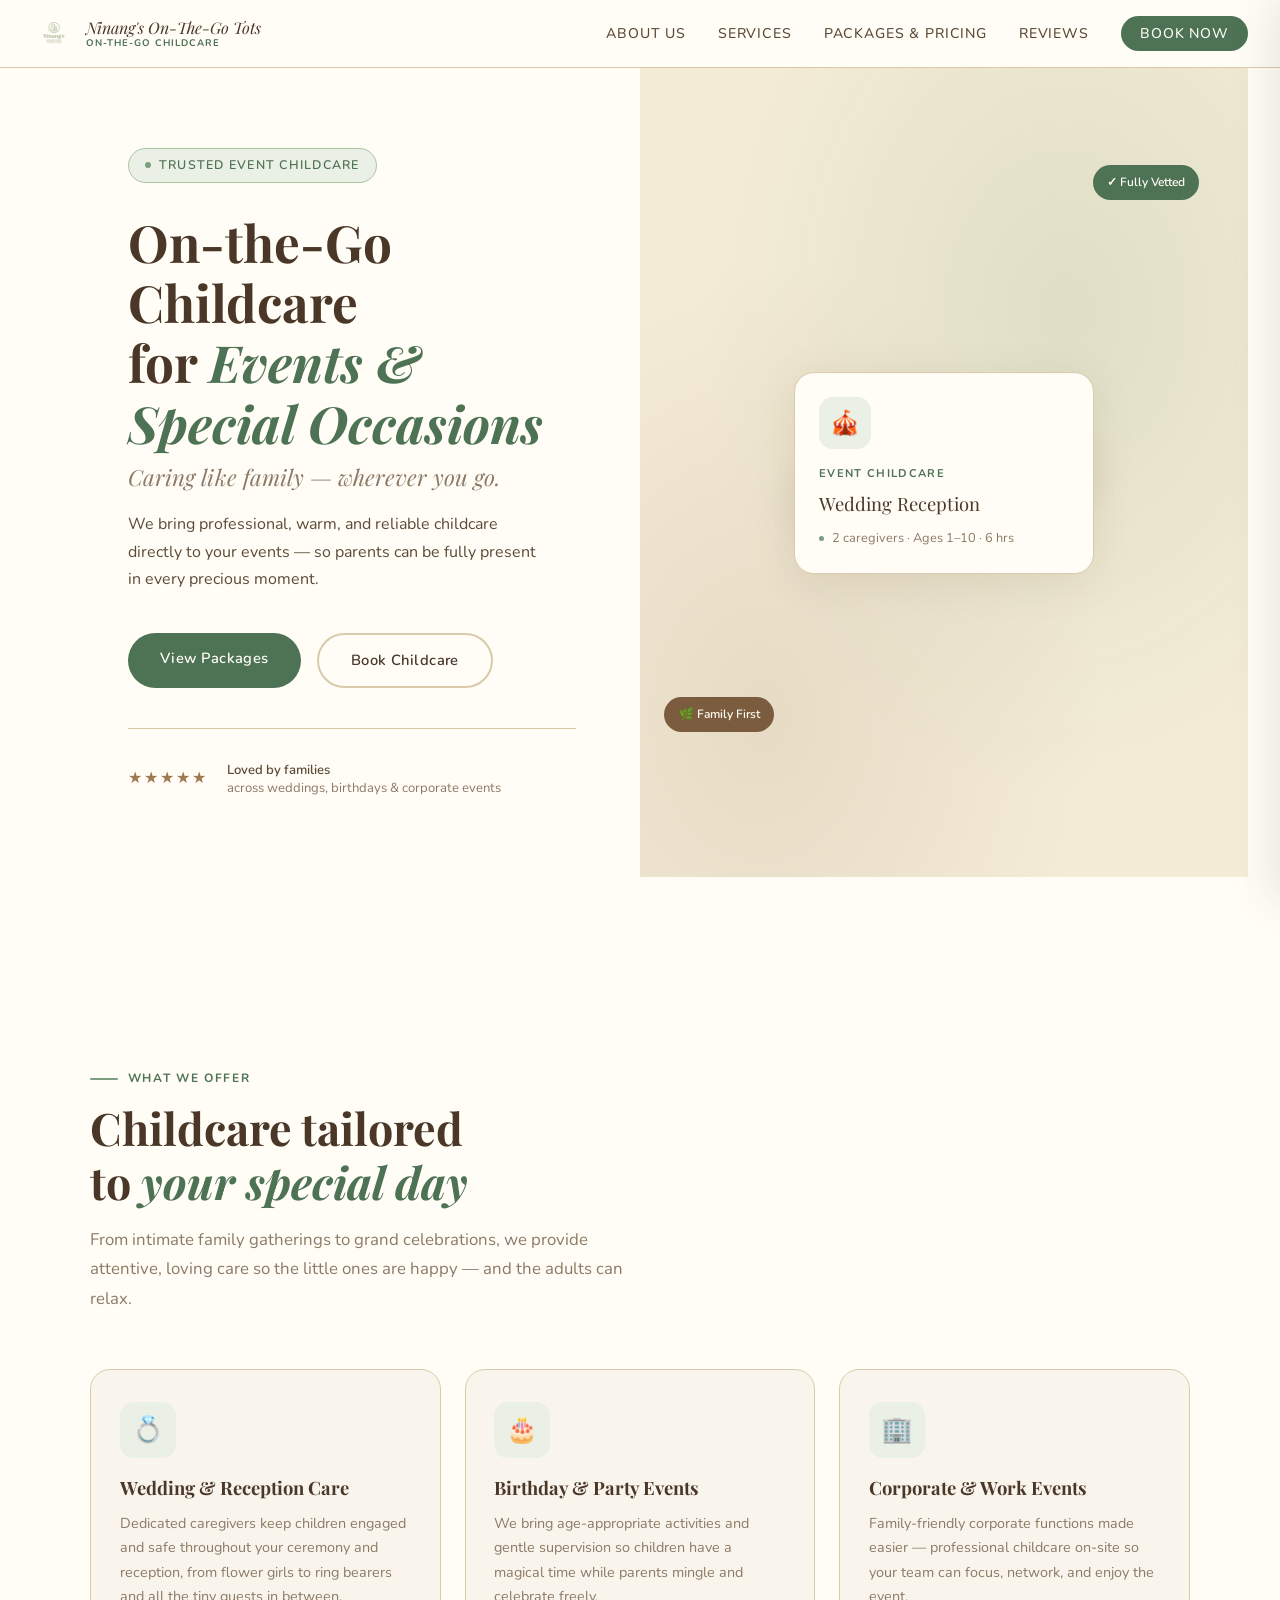
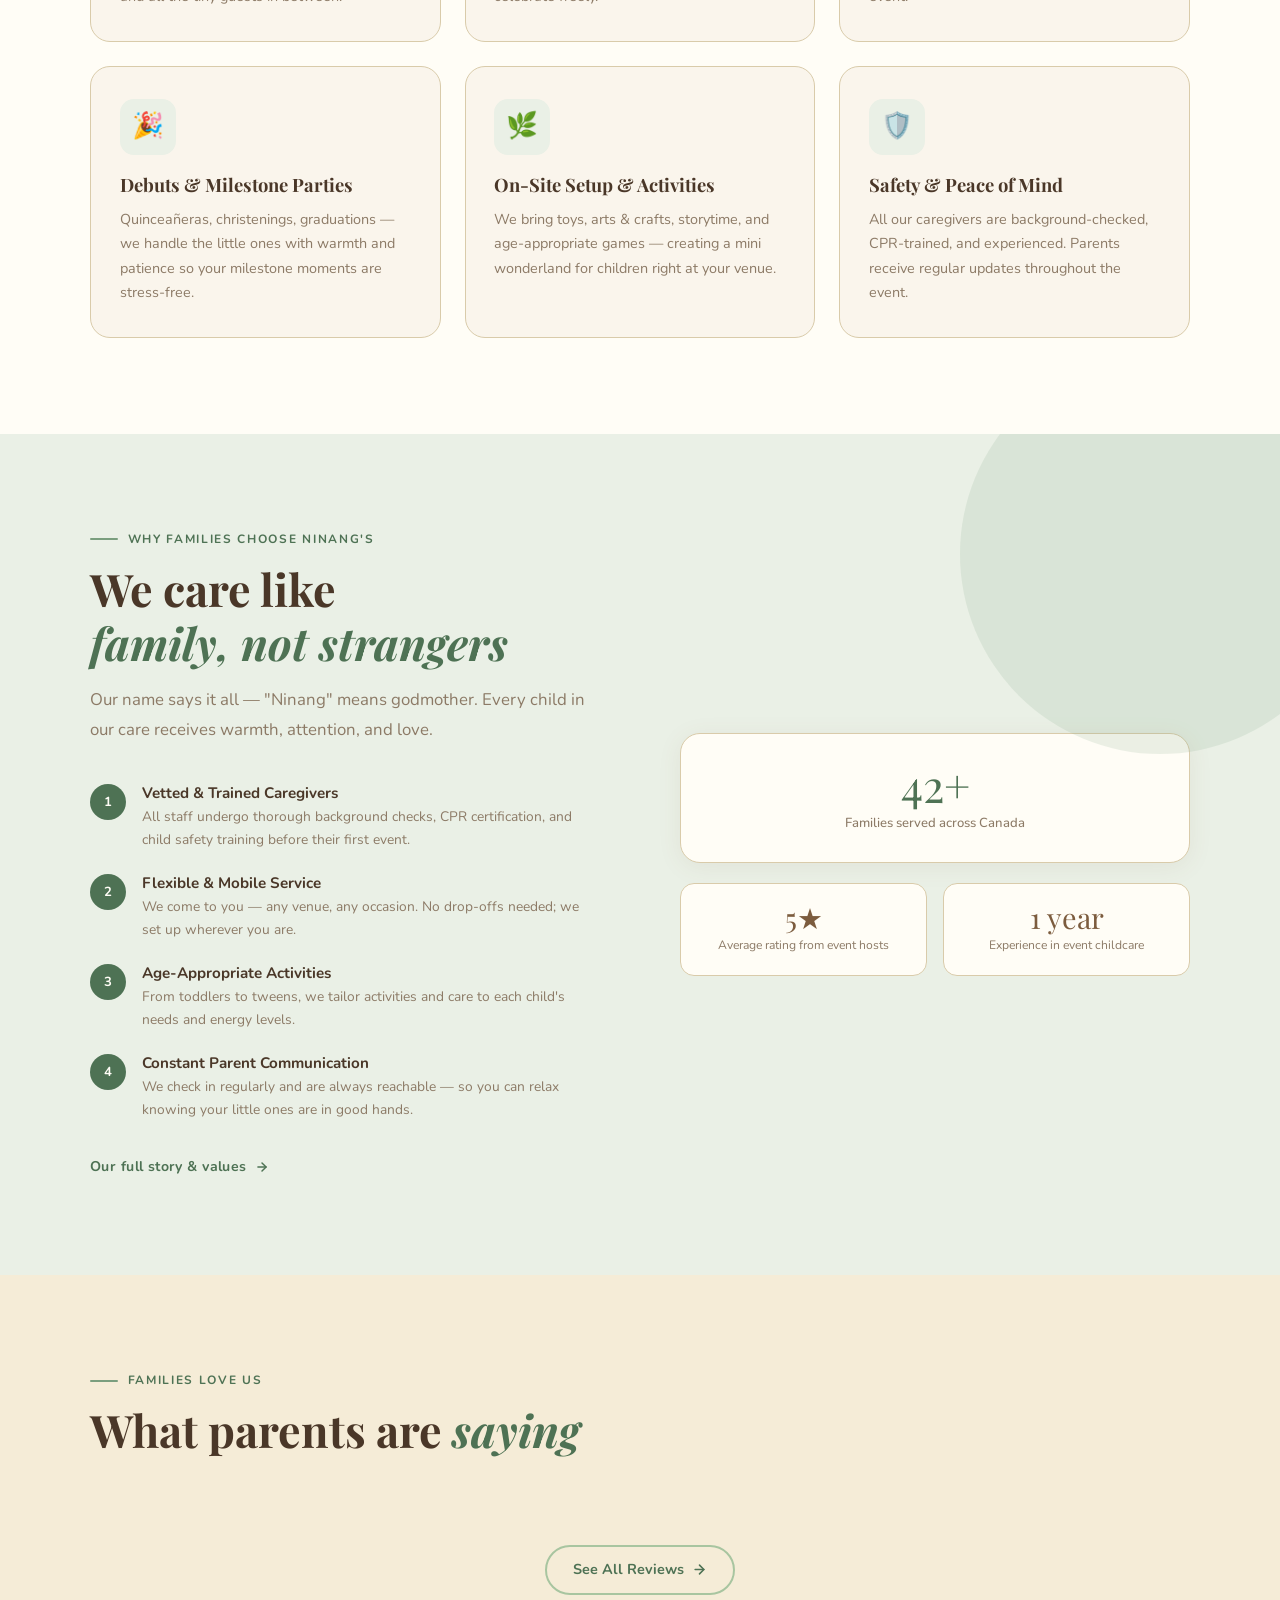
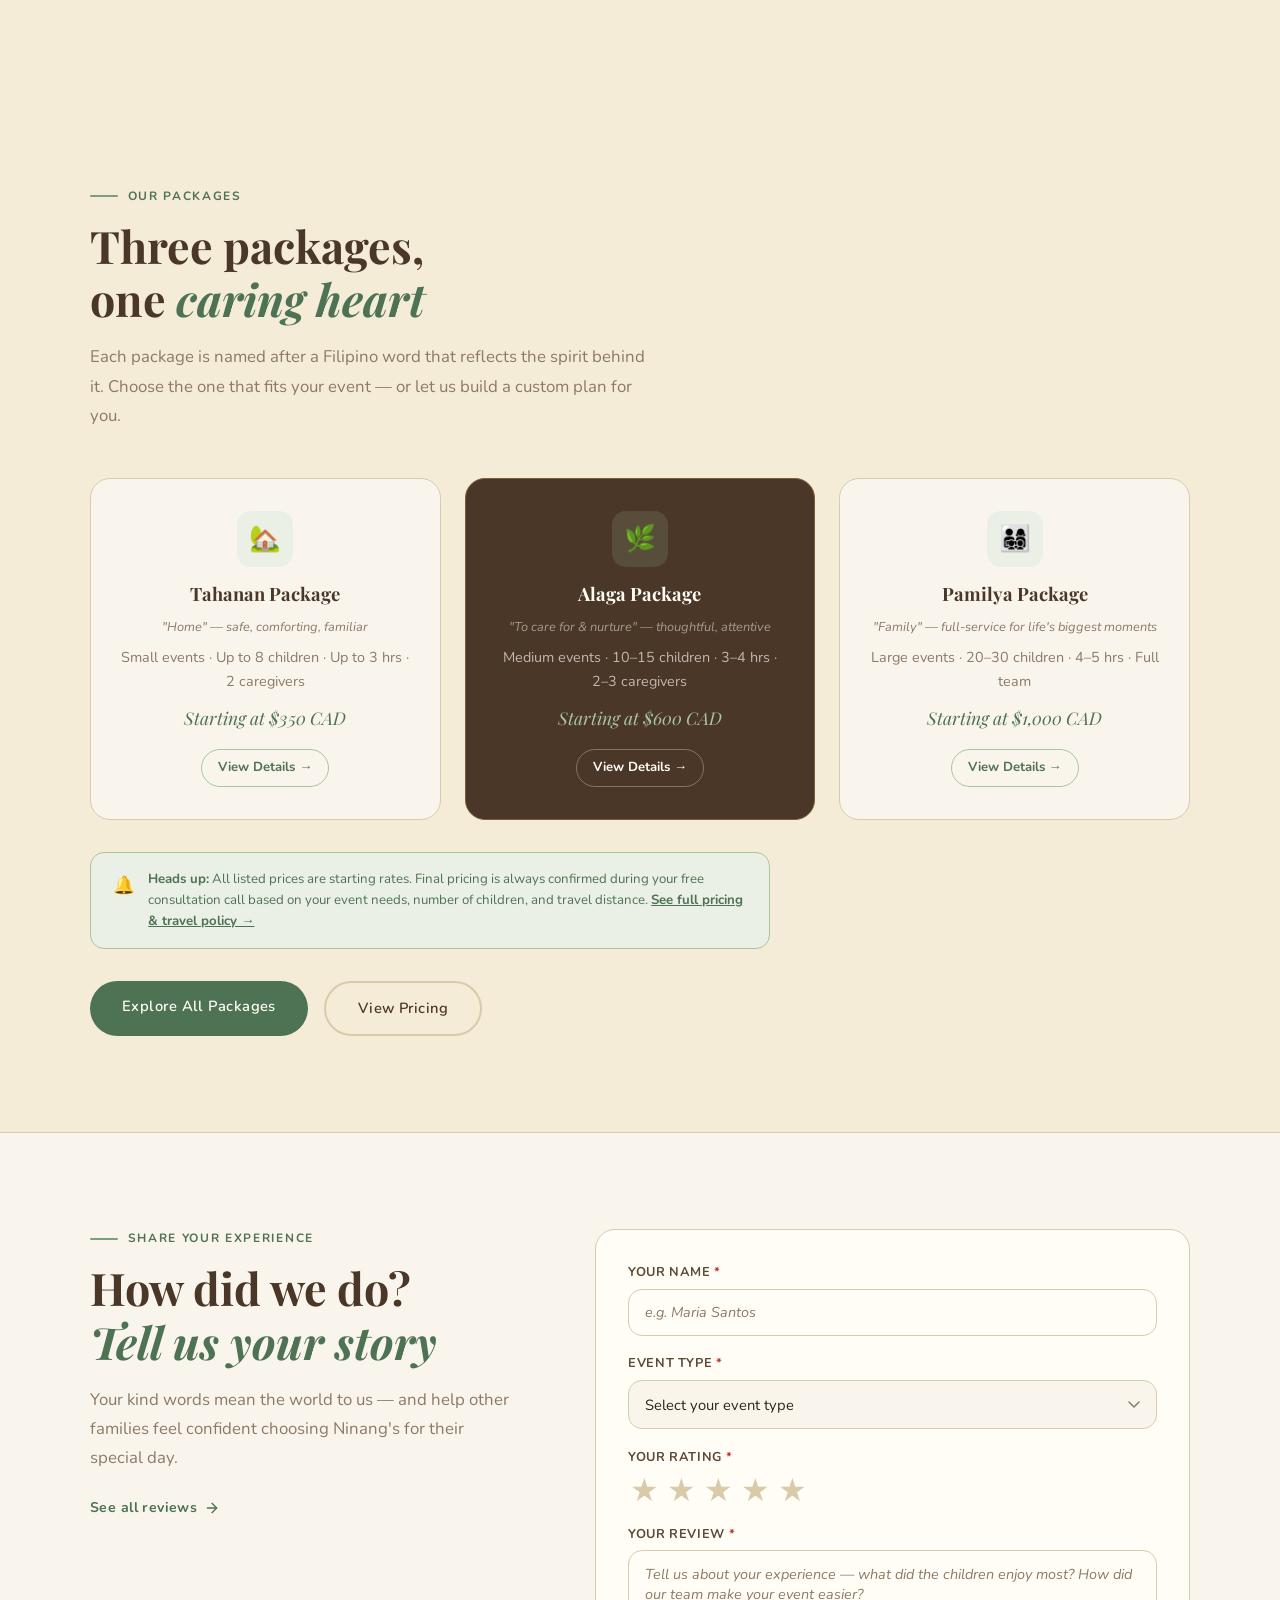
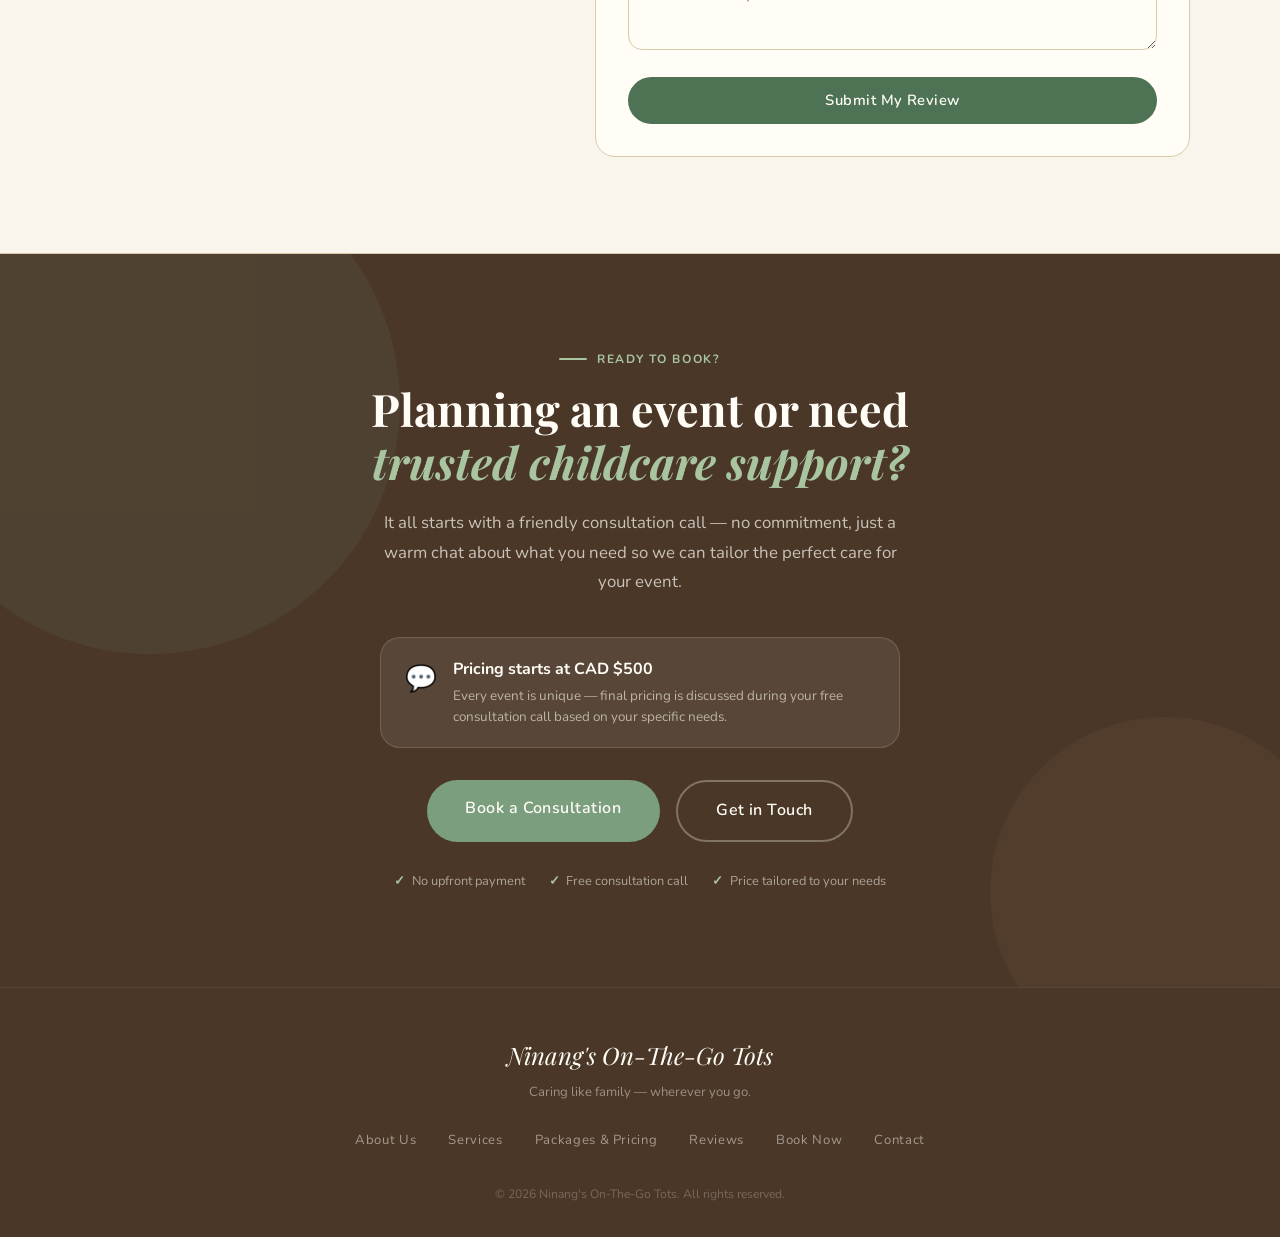
<file: index.html>
<!DOCTYPE html>
<html lang="en">
<head>
  <meta charset="UTF-8" />
  <meta name="viewport" content="width=device-width, initial-scale=1.0" />
  <title>Ninang's On-The-Go Tots — On-the-Go Care for Events</title>
   <link rel="icon" sizes="32x32" href="logo.png">
  <link rel="stylesheet" href="style.css" />
  <link
    href="https://fonts.googleapis.com/css2?family=Playfair+Display:ital,wght@0,400;0,600;1,400&family=Nunito:wght@300;400;500;600&display=swap"
    rel="stylesheet"
  />
  <!-- Favicons -->
  <link rel="icon" type="image/x-icon"         href="favicon.ico" />
  <link rel="icon" type="image/png" sizes="32x32" href="favicon-32x32.png" />
  <link rel="icon" type="image/png" sizes="16x16" href="favicon-16x16.png" />
  <link rel="apple-touch-icon" sizes="180x180"  href="apple-touch-icon.png" />
  <meta name="theme-color" content="#EAF0E6" />
</head>
<body>

  <!-- ========== NAVBAR ========== -->
  <nav id="navbar">
    <a href="index.html" class="nav-logo-wrap">
      <img
        src="logo.png"
        alt="Ninang's On-The-Go Tots logo"
        class="nav-logo-img"
      />
      <div class="nav-logo-text">
        Ninang's On-The-Go Tots
        <span>On-The-Go Childcare</span>
      </div>
    </a>

    <button class="nav-hamburger" id="hamburgerBtn" aria-label="Open menu">
      <span></span><span></span><span></span>
    </button>

    <ul class="nav-links" id="navLinks">
      <li><a href="about.html">About Us</a></li>
      <li><a href="about.html">Services</a></li>
      <li><a href="pricing.html">Packages &amp; Pricing</a></li>
      <li><a href="reviews.html">Reviews</a></li>
      <li><a href="booking.html" class="nav-cta">Book Now</a></li>
    </ul>
  </nav>

  <!-- Mobile drawer -->
  <div class="nav-drawer" id="navDrawer">
    <button class="drawer-close" id="drawerClose" aria-label="Close menu">&times;</button>
    <ul>
      <li><a href="about.html"    class="drawer-link">About Us</a></li>
      <li><a href="about.html"        class="drawer-link">Services</a></li>
      <li><a href="pricing.html" class="drawer-link">Packages &amp; Pricing</a></li>
      <li><a href="reviews.html"  class="drawer-link">Reviews</a></li>
      <li><a href="booking.html"  class="drawer-link drawer-cta">Book Now</a></li>
    </ul>
  </div>
  <div class="nav-overlay" id="navOverlay"></div>


  <!-- ========== HERO ========== -->
  <section class="hero">

    <div class="hero-left">
      <div class="hero-badge">Trusted Event Childcare</div>

      <h1>
        On-the-Go Childcare<br>
        for <em>Events &amp;</em><br>
        <em>Special Occasions</em>
      </h1>

      <p class="hero-sub">Caring like family — wherever you go.</p>

      <p class="hero-tagline">
        We bring professional, warm, and reliable childcare directly to your events —
        so parents can be fully present in every precious moment.
      </p>

      <div class="hero-buttons">
        <a href="pricing.html" class="btn-primary">View Packages</a>
        <a href="booking.html"  class="btn-outline">Book Childcare</a>
      </div>

      <div class="hero-trust">
        <div class="hero-trust-stars">★★★★★</div>
        <p>
          <strong>Loved by families</strong><br>
          across weddings, birthdays &amp; corporate events
        </p>
      </div>
    </div>

    <div class="hero-right">
      <div class="hero-illustration">
        <div class="hero-card-stack">
          <div class="hero-card hero-card-back1"></div>
          <div class="hero-card hero-card-back2"></div>
          <div class="hero-card hero-card-main">
            <div class="card-icon">🎪</div>
            <div class="card-label">Event Childcare</div>
            <div class="card-title">Wedding Reception</div>
            <div class="card-meta">
              <span class="card-dot"></span>
              <span>2 caregivers · Ages 1–10 · 6 hrs</span>
            </div>
          </div>
        </div>
        <div class="floating-badge floating-badge-1">✓ Fully Vetted</div>
        <div class="floating-badge floating-badge-2">🌿 Family First</div>
      </div>
    </div>

  </section>


  <!-- ========== WHAT WE OFFER ========== -->
  <section class="offer-section" id="offer">
    <div class="container">
      <div class="section-eyebrow">What We Offer</div>
      <h2 class="section-title">Childcare tailored<br>to <em>your special day</em></h2>
      <p class="section-lead">
        From intimate family gatherings to grand celebrations, we provide attentive,
        loving care so the little ones are happy — and the adults can relax.
      </p>

      <div class="offer-grid">
        <div class="offer-card" data-animate>
          <div class="offer-icon">💍</div>
          <h3>Wedding &amp; Reception Care</h3>
          <p>Dedicated caregivers keep children engaged and safe throughout your ceremony and reception, from flower girls to ring bearers and all the tiny guests in between.</p>
        </div>
        <div class="offer-card" data-animate>
          <div class="offer-icon">🎂</div>
          <h3>Birthday &amp; Party Events</h3>
          <p>We bring age-appropriate activities and gentle supervision so children have a magical time while parents mingle and celebrate freely.</p>
        </div>
        <div class="offer-card" data-animate>
          <div class="offer-icon">🏢</div>
          <h3>Corporate &amp; Work Events</h3>
          <p>Family-friendly corporate functions made easier — professional childcare on-site so your team can focus, network, and enjoy the event.</p>
        </div>
        <div class="offer-card" data-animate>
          <div class="offer-icon">🎉</div>
          <h3>Debuts &amp; Milestone Parties</h3>
          <p>Quinceañeras, christenings, graduations — we handle the little ones with warmth and patience so your milestone moments are stress-free.</p>
        </div>
        <div class="offer-card" data-animate>
          <div class="offer-icon">🌿</div>
          <h3>On-Site Setup &amp; Activities</h3>
          <p>We bring toys, arts &amp; crafts, storytime, and age-appropriate games — creating a mini wonderland for children right at your venue.</p>
        </div>
        <div class="offer-card" data-animate>
          <div class="offer-icon">🛡️</div>
          <h3>Safety &amp; Peace of Mind</h3>
          <p>All our caregivers are background-checked, CPR-trained, and experienced. Parents receive regular updates throughout the event.</p>
        </div>
      </div>
    </div>
  </section>


  <!-- ========== WHY CHOOSE US ========== -->
  <section class="why-section" id="why">
    <div class="container">
      <div class="why-inner">

        <div class="why-text">
          <div class="section-eyebrow">Why Families Choose Ninang's</div>
          <h2 class="section-title">We care like<br><em>family, not strangers</em></h2>
          <p class="section-lead">
            Our name says it all — "Ninang" means godmother. Every child in our care
            receives warmth, attention, and love.
          </p>

          <div class="why-list">
            <div class="why-item" data-animate>
              <div class="why-num">1</div>
              <div>
                <h4>Vetted &amp; Trained Caregivers</h4>
                <p>All staff undergo thorough background checks, CPR certification, and child safety training before their first event.</p>
              </div>
            </div>
            <div class="why-item" data-animate>
              <div class="why-num">2</div>
              <div>
                <h4>Flexible &amp; Mobile Service</h4>
                <p>We come to you — any venue, any occasion. No drop-offs needed; we set up wherever you are.</p>
              </div>
            </div>
            <div class="why-item" data-animate>
              <div class="why-num">3</div>
              <div>
                <h4>Age-Appropriate Activities</h4>
                <p>From toddlers to tweens, we tailor activities and care to each child's needs and energy levels.</p>
              </div>
            </div>
            <div class="why-item" data-animate>
              <div class="why-num">4</div>
              <div>
                <h4>Constant Parent Communication</h4>
                <p>We check in regularly and are always reachable — so you can relax knowing your little ones are in good hands.</p>
              </div>
            </div>
          </div>

          <div style="margin-top: 2rem;">
            <a href="about.html" style="
              display: inline-flex;
              align-items: center;
              gap: 0.5rem;
              font-family: 'Nunito', sans-serif;
              font-size: 0.88rem;
              font-weight: 700;
              color: var(--sage-dark);
              text-decoration: none;
              letter-spacing: 0.03em;
            ">
              Our full story &amp; values
              <svg width="14" height="14" viewBox="0 0 24 24" fill="none" stroke="currentColor" stroke-width="2.5" stroke-linecap="round" stroke-linejoin="round"><line x1="5" y1="12" x2="19" y2="12"/><polyline points="12 5 19 12 12 19"/></svg>
            </a>
          </div>
        </div>

        <div class="why-visual">
          <div class="why-stat-card">
            <div class="stat-num" data-count="50">0</div>
            <div class="stat-label">Families served across Canada</div>
          </div>
          <div class="why-stat-row">
            <div class="why-stat-small">
              <div class="stat-num">5★</div>
              <div class="stat-label">Average rating from event hosts</div>
            </div>
            <div class="why-stat-small">
              <div class="stat-num">1 year</div>
              <div class="stat-label">Experience in event childcare</div>
            </div>
          </div>
        </div>

      </div>
    </div>
  </section>


  <!-- ========== TESTIMONIALS ========== -->
  <section class="testimonials-section" id="testimonials">
    <div class="container">
      <div class="section-eyebrow">Families Love Us</div>
      <h2 class="section-title">What parents are <em>saying</em></h2>

      <div class="testimonials-grid">

        <!--<div class="testimonial-card" data-animate>
          <div class="quote-mark">"</div>
          <div class="stars">★★★★★</div>
          <p>Ninang's team was an absolute blessing at our wedding. The kids were so happy and entertained — we didn't worry once. Our little nephew even cried when they had to leave!</p>
          <div class="testimonial-author">
            <div class="author-avatar">AC</div>
            <div>
              <div class="author-name">Ana &amp; Carlo</div>
              <div class="author-role">Wedding Reception, Tagaytay</div>
            </div>
          </div>
        </div>

        <div class="testimonial-card" data-animate>
          <div class="quote-mark">"</div>
          <div class="stars">★★★★★</div>
          <p>Booked them for my daughter's debut and they handled all the younger siblings perfectly. They set up a whole little play area — parents were so impressed. Will book again!</p>
          <div class="testimonial-author">
            <div class="author-avatar">MR</div>
            <div>
              <div class="author-name">Marites R.</div>
              <div class="author-role">Debut Party, Quezon City</div>
            </div>
          </div>
        </div>

        <div class="testimonial-card" data-animate>
          <div class="quote-mark">"</div>
          <div class="stars">★★★★★</div>
          <p>Our company family day needed reliable child supervision and Ninang's delivered. Professional, warm, and the children loved them. Highly recommended for corporate events!</p>
          <div class="testimonial-author">
            <div class="author-avatar">JS</div>
            <div>
              <div class="author-name">Jerome S.</div>
              <div class="author-role">Corporate Family Day, BGC</div>
            </div>
          </div>
        </div> -->

      </div>

      <!-- See all reviews link -->
      <div style="text-align:center; margin-top:2.5rem;">
        <a href="reviews.html" style="
          display: inline-flex;
          align-items: center;
          gap: 0.5rem;
          font-family: 'Nunito', sans-serif;
          font-size: 0.9rem;
          font-weight: 700;
          color: var(--sage-dark);
          text-decoration: none;
          border: 2px solid var(--sage-light);
          padding: 0.7rem 1.6rem;
          border-radius: 50px;
          transition: background 0.2s, border-color 0.2s;
        "
        onmouseover="this.style.background='#EAF0E6'; this.style.borderColor='#7A9E7E';"
        onmouseout="this.style.background='transparent'; this.style.borderColor='#A8C5A0';">
          See All Reviews
          <svg width="15" height="15" viewBox="0 0 24 24" fill="none" stroke="currentColor" stroke-width="2.5" stroke-linecap="round" stroke-linejoin="round"><line x1="5" y1="12" x2="19" y2="12"/><polyline points="12 5 19 12 12 19"/></svg>
        </a>
      </div>
    </div>
  </section>


  <!-- ========== PACKAGES OVERVIEW ========== -->
  <section class="offer-section" id="packages" style="background: var(--cream);">
    <div class="container">
      <div class="section-eyebrow">Our Packages</div>
      <h2 class="section-title">Three packages,<br>one <em>caring heart</em></h2>
      <p class="section-lead">
        Each package is named after a Filipino word that reflects the spirit behind it.
        Choose the one that fits your event — or let us build a custom plan for you.
      </p>

      <div class="offer-grid" style="margin-top:3rem;">

        <div class="offer-card" data-animate style="text-align:center;">
          <div class="offer-icon" style="margin:0 auto 1rem;">🏡</div>
          <h3>Tahanan Package</h3>
          <p style="font-size:0.8rem; color:var(--text-muted); font-style:italic; margin-bottom:0.4rem;">"Home" — safe, comforting, familiar</p>
          <p style="margin-bottom:0.6rem;">Small events · Up to 8 children · Up to 3 hrs · 2 caregivers</p>
          <p style="font-family:'Playfair Display',serif; font-style:italic; color:var(--sage-dark); font-size:1.1rem; margin-bottom:1rem;">Starting at $350 CAD</p>
          <a href="pricing.html" style="
            display:inline-block; font-size:0.82rem; font-weight:700;
            color:var(--sage-dark); text-decoration:none;
            border:1.5px solid var(--sage-light); padding:0.45rem 1rem;
            border-radius:50px; transition:background 0.2s;
          "
          onmouseover="this.style.background='#EAF0E6';"
          onmouseout="this.style.background='transparent';">View Details →</a>
        </div>

        <div class="offer-card" data-animate style="text-align:center; background:var(--brown-dark); border-color:var(--brown);">
          <div class="offer-icon" style="margin:0 auto 1rem; background:rgba(168,197,160,0.15);">🌿</div>
          <h3 style="color:var(--ivory);">Alaga Package</h3>
          <p style="font-size:0.8rem; color:rgba(255,253,246,0.5); font-style:italic; margin-bottom:0.4rem;">"To care for &amp; nurture" — thoughtful, attentive</p>
          <p style="color:rgba(255,253,246,0.65); margin-bottom:0.6rem;">Medium events · 10–15 children · 3–4 hrs · 2–3 caregivers</p>
          <p style="font-family:'Playfair Display',serif; font-style:italic; color:var(--sage-light); font-size:1.1rem; margin-bottom:1rem;">Starting at $600 CAD</p>
          <a href="pricing.html" style="
            display:inline-block; font-size:0.82rem; font-weight:700;
            color:var(--ivory); text-decoration:none;
            border:1.5px solid rgba(255,253,246,0.3); padding:0.45rem 1rem;
            border-radius:50px; transition:background 0.2s;
          "
          onmouseover="this.style.background='rgba(255,253,246,0.1)';"
          onmouseout="this.style.background='transparent';">View Details →</a>
        </div>

        <div class="offer-card" data-animate style="text-align:center;">
          <div class="offer-icon" style="margin:0 auto 1rem;">👨‍👩‍👧‍👦</div>
          <h3>Pamilya Package</h3>
          <p style="font-size:0.8rem; color:var(--text-muted); font-style:italic; margin-bottom:0.4rem;">"Family" — full-service for life's biggest moments</p>
          <p style="margin-bottom:0.6rem;">Large events · 20–30 children · 4–5 hrs · Full team</p>
          <p style="font-family:'Playfair Display',serif; font-style:italic; color:var(--sage-dark); font-size:1.1rem; margin-bottom:1rem;">Starting at $1,000 CAD</p>
          <a href="pricing.html" style="
            display:inline-block; font-size:0.82rem; font-weight:700;
            color:var(--sage-dark); text-decoration:none;
            border:1.5px solid var(--sage-light); padding:0.45rem 1rem;
            border-radius:50px; transition:background 0.2s;
          "
          onmouseover="this.style.background='#EAF0E6';"
          onmouseout="this.style.background='transparent';">View Details →</a>
        </div>

      </div>

      <!-- Pricing note -->
      <div style="
        display:flex; align-items:flex-start; gap:0.8rem;
        background:var(--sage-pale); border:1.5px solid var(--sage-light);
        border-radius:14px; padding:1rem 1.4rem; margin-top:2rem;
        max-width:680px;
      ">
        <span style="font-size:1.1rem; flex-shrink:0; margin-top:2px;">🔔</span>
        <p style="font-size:0.83rem; color:var(--sage-dark); line-height:1.6;">
          <strong>Heads up:</strong> All listed prices are starting rates. Final pricing is always confirmed during your free consultation call based on your event needs, number of children, and travel distance.
          <a href="packages-pricing.html" style="color:var(--sage-dark); font-weight:700;">See full pricing &amp; travel policy →</a>
        </p>
      </div>

      <div style="margin-top:2rem; display:flex; gap:1rem; flex-wrap:wrap;">
        <a href="pricing.html" class="btn-primary">Explore All Packages</a>
        <a href="pricing.html" class="btn-outline">View Pricing</a>
      </div>
    </div>
  </section>


  <!-- ========== LEAVE A REVIEW ========== -->
  <section class="review-form-section" id="leave-review">
    <div class="container">
      <div class="review-form-inner">

        <div class="review-form-left">
          <div class="section-eyebrow">Share Your Experience</div>
          <h2 class="section-title">How did we do?<br><em>Tell us your story</em></h2>
          <p class="section-lead">
            Your kind words mean the world to us — and help other families feel confident choosing Ninang's for their special day.
          </p>
          <a href="reviews.html" class="review-see-all">
            See all reviews
            <svg viewBox="0 0 24 24" width="16" height="16" fill="none" stroke="currentColor" stroke-width="2" stroke-linecap="round" stroke-linejoin="round"><line x1="5" y1="12" x2="19" y2="12"/><polyline points="12 5 19 12 12 19"/></svg>
          </a>
        </div>

        <div class="review-form-right">

          <!-- Form state -->
          <div id="reviewFormWrap">
            <form id="reviewForm" novalidate>

              <!-- Name -->
              <div class="form-group">
                <label for="rName">Your Name <span style="color:#c0392b">*</span></label>
                <input type="text" id="rName" name="Name" placeholder="e.g. Maria Santos" autocomplete="name" />
                <div class="field-error" id="rNameError">Please enter your name.</div>
              </div>

              <!-- Event Type -->
              <div class="form-group">
                <label for="rEvent">Event Type <span style="color:#c0392b">*</span></label>
                <select id="rEvent" name="Event Type">
                  <option value="" disabled selected>Select your event type</option>
                  <option value="Wedding / Reception">Wedding / Reception</option>
                  <option value="Birthday Party">Birthday Party</option>
                  <option value="Debut / Milestone Party">Debut / Milestone Party</option>
                  <option value="Corporate / Work Event">Corporate / Work Event</option>
                  <option value="Christening / Baptism">Christening / Baptism</option>
                  <option value="Other">Other</option>
                </select>
                <div class="field-error" id="rEventError">Please select your event type.</div>
              </div>

              <!-- Star Rating -->
              <div class="form-group">
                <label>Your Rating <span style="color:#c0392b">*</span></label>
                <div class="star-picker" id="starPicker" role="group" aria-label="Star rating">
                  <button type="button" class="star-btn" data-value="1" aria-label="1 star">★</button>
                  <button type="button" class="star-btn" data-value="2" aria-label="2 stars">★</button>
                  <button type="button" class="star-btn" data-value="3" aria-label="3 stars">★</button>
                  <button type="button" class="star-btn" data-value="4" aria-label="4 stars">★</button>
                  <button type="button" class="star-btn" data-value="5" aria-label="5 stars">★</button>
                </div>
                <input type="hidden" id="rRating" name="Rating" value="" />
                <div class="field-error" id="rRatingError">Please select a star rating.</div>
              </div>

              <!-- Review -->
              <div class="form-group">
                <label for="rReview">Your Review <span style="color:#c0392b">*</span></label>
                <textarea id="rReview" name="Review" placeholder="Tell us about your experience — what did the children enjoy most? How did our team make your event easier?" style="min-height:100px;"></textarea>
                <div class="field-error" id="rReviewError">Please write a short review.</div>
              </div>

              <button type="submit" class="btn-primary review-submit-btn" id="reviewSubmitBtn">
                <span id="reviewSubmitText">Submit My Review</span>
                <div class="submit-spinner" id="reviewSpinner" style="display:none;width:16px;height:16px;border:2px solid rgba(255,253,246,0.3);border-top-color:#fffdf6;border-radius:50%;animation:spin 0.7s linear infinite;"></div>
              </button>

            </form>
          </div>

          <!-- Thank you state -->
          <div id="reviewThankYou" style="display:none;" class="review-thankyou">
            <div class="review-ty-icon">🌿</div>
            <h3>Thank you so much!</h3>
            <p>We truly appreciate you taking the time to share your experience. Your review has been received and will be shared on our Reviews page once approved.</p>
            <a href="reviews.html" class="btn-outline" style="display:inline-block;margin-top:1rem;">See All Reviews</a>
          </div>

        </div>
      </div>
    </div>
  </section>


  <!-- ========== CTA ========== -->
  <section class="cta-section" id="cta">
    <div class="container">
      <div class="section-eyebrow">Ready to Book?</div>
      <h2 class="section-title">
        Planning an event or need<br>
        <em>trusted childcare support?</em>
      </h2>
      <p class="section-lead">
        It all starts with a friendly consultation call — no commitment,
        just a warm chat about what you need so we can tailor the perfect care for your event.
      </p>

      <div class="cta-pricing-note">
        <span class="cta-pricing-icon">💬</span>
        <div>
          <strong>Pricing starts at CAD $500</strong>
          <p>Every event is unique — final pricing is discussed during your free consultation call based on your specific needs.</p>
        </div>
      </div>

      <div class="cta-buttons">
        <a href="booking.html" class="btn-primary">Book a Consultation</a>
        <a href="mailto:hello@ninangschildcare.com" class="btn-outline">Get in Touch</a>
      </div>
      <div class="cta-assurance">
        <span>No upfront payment</span>
        <span>Free consultation call</span>
        <span>Price tailored to your needs</span>
      </div>
    </div>
  </section>


  <!-- ========== FOOTER ========== -->
  <footer>
    <div class="footer-logo">Ninang's On-The-Go Tots</div>
    <p class="footer-tagline">Caring like family — wherever you go.</p>
    <ul class="footer-links">
      <li><a href="about.html">About Us</a></li>
      <li><a href="#offer">Services</a></li>
      <li><a href="pricing.html">Packages &amp; Pricing</a></li>
      <li><a href="reviews.html">Reviews</a></li>
      <li><a href="booking.html">Book Now</a></li>
      <li><a href="mailto:hello@ninangschildcare.com">Contact</a></li>
    </ul>
    <p class="footer-copy">© 2026 Ninang's On-The-Go Tots. All rights reserved.</p>
  </footer>


  <!-- ========== JAVASCRIPT ========== -->
  <script src="main.js"></script>

</body>
</html>
</file>
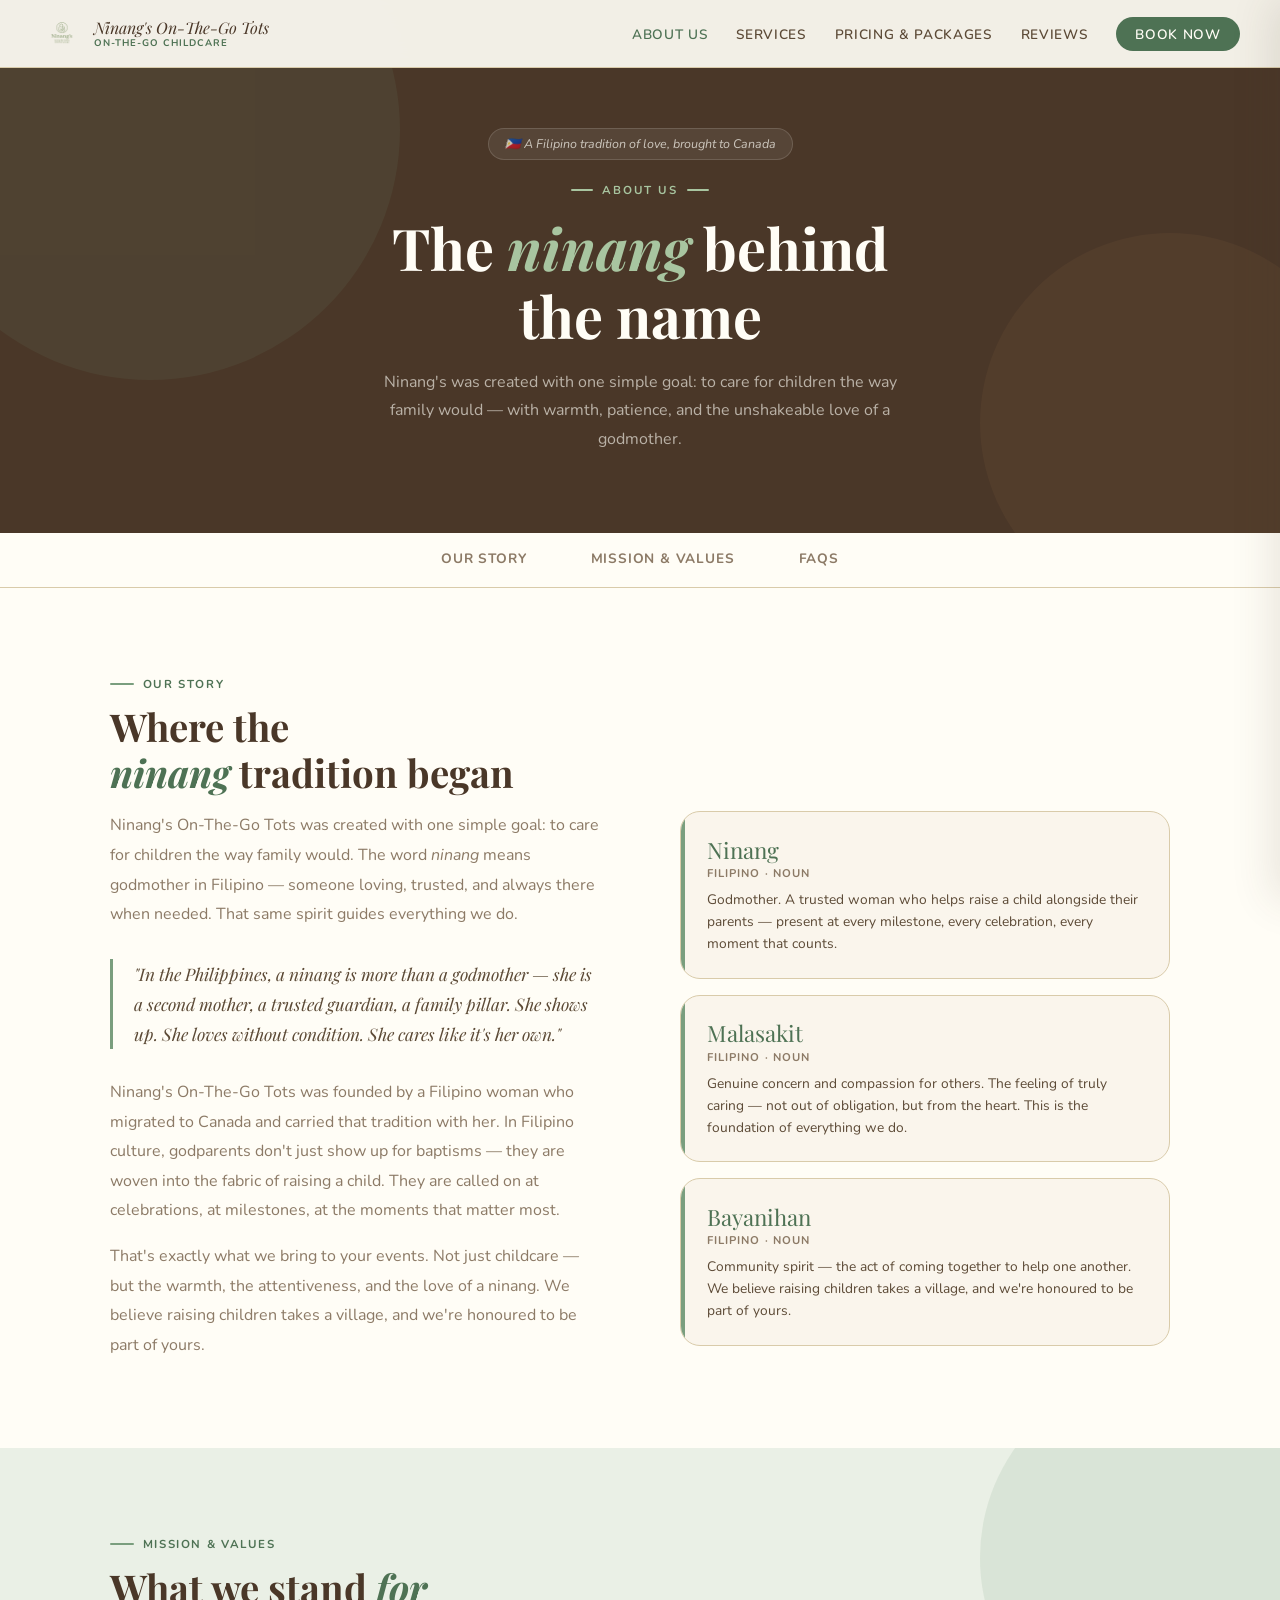
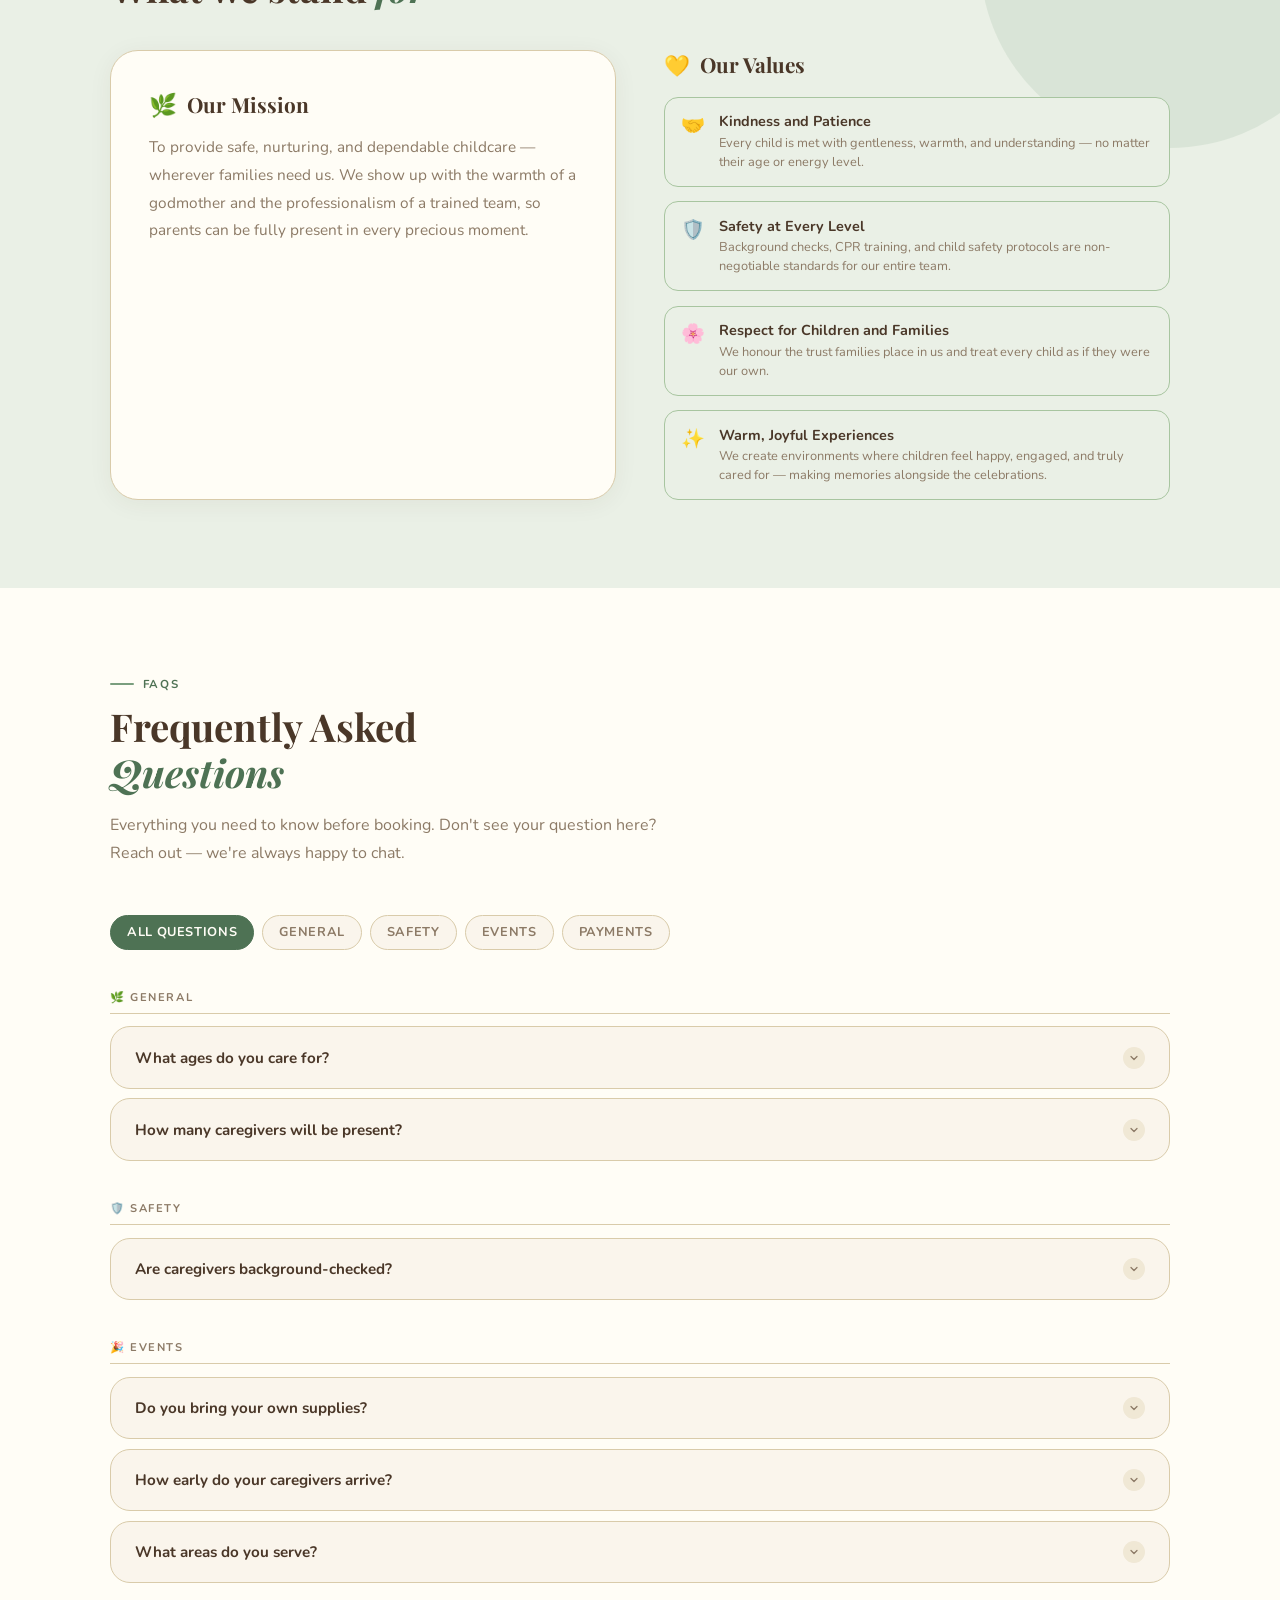
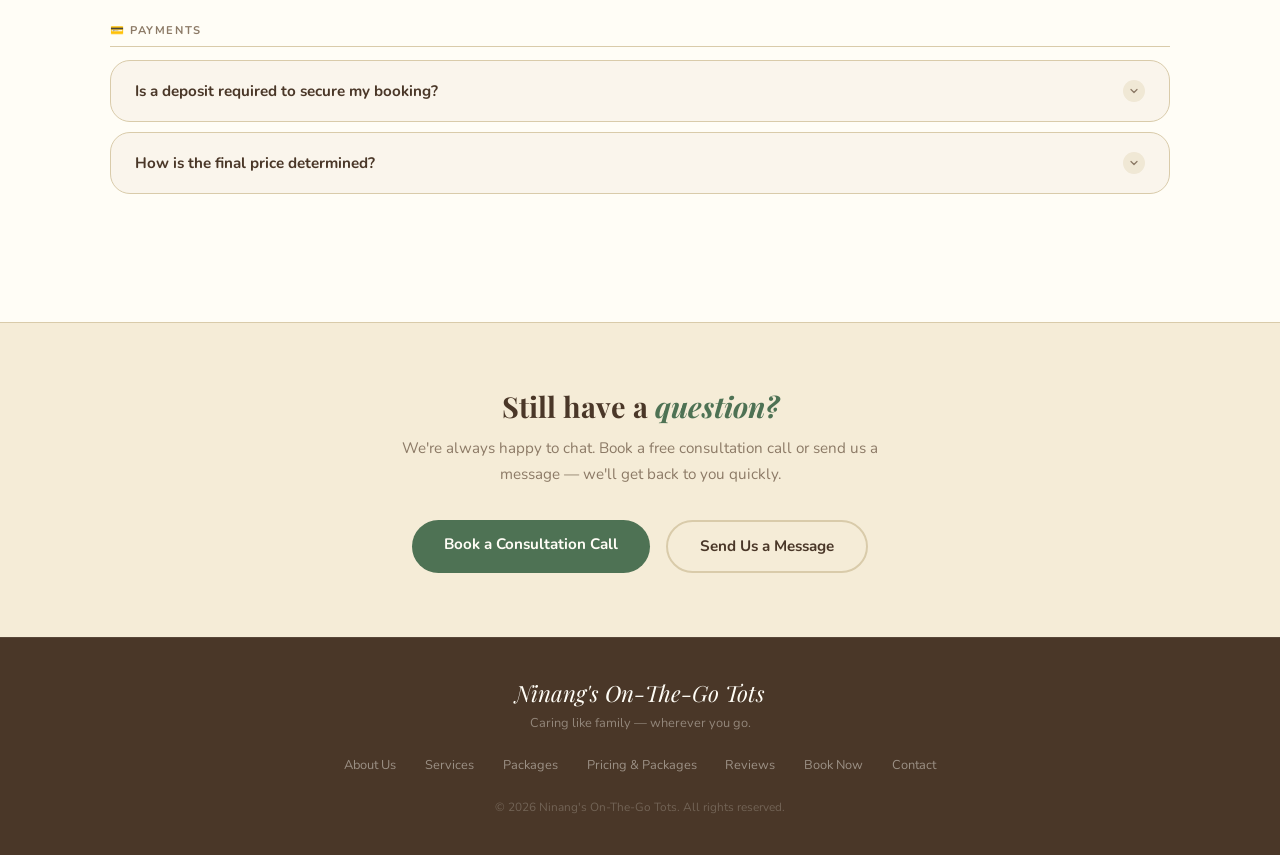
<file: about.html>
<!DOCTYPE html>
<html lang="en">
<head>
  <meta charset="UTF-8" />
  <meta name="viewport" content="width=device-width, initial-scale=1.0" />
  <title>About Us — Ninang's On-The-Go Tots</title>
  <link rel="icon" sizes="32x32" href="logo.png">
  <link
    href="https://fonts.googleapis.com/css2?family=Playfair+Display:ital,wght@0,400;0,600;1,400&family=Nunito:wght@300;400;500;600;700&display=swap"
    rel="stylesheet"
  />
  <style>
    *, *::before, *::after { box-sizing: border-box; margin: 0; padding: 0; }

    :root {
      --sage:        #7A9E7E;
      --sage-light:  #A8C5A0;
      --sage-dark:   #4E7254;
      --sage-pale:   #EAF0E6;
      --beige:       #D9CBAA;
      --beige-light: #F0E8D5;
      --beige-pale:  #FAF5EC;
      --ivory:       #FFFDF6;
      --brown:       #7C5C3E;
      --brown-light: #A07850;
      --brown-dark:  #4A3728;
      --cream:       #F5ECD7;
      --text-dark:   #2E2419;
      --text-mid:    #5C4A36;
      --text-muted:  #8C7A66;
      --radius-sm:   8px;
      --radius-md:   14px;
      --radius-lg:   20px;
      --radius-xl:   28px;
      --radius-pill: 50px;
    }

    html { scroll-behavior: smooth; }

    body {
      font-family: 'Nunito', sans-serif;
      background: var(--ivory);
      color: var(--text-dark);
      overflow-x: hidden;
    }

    /* ========== NAV ========== */
    nav {
      position: fixed;
      top: 0; left: 0; right: 0;
      z-index: 200;
      height: 68px;
      background: rgba(255,253,246,0.93);
      backdrop-filter: blur(14px);
      -webkit-backdrop-filter: blur(14px);
      border-bottom: 1px solid var(--beige);
      display: flex;
      align-items: center;
      justify-content: space-between;
      padding: 0 2.5rem;
      transition: box-shadow 0.3s;
    }

    nav.scrolled { box-shadow: 0 4px 24px rgba(74,55,40,0.08); }

    /* ---- Logo wrap ---- */
    .nav-logo-wrap {
      display: flex;
      align-items: center;
      gap: 0.6rem;
      text-decoration: none;
    }

    .nav-logo-img {
      height: 44px;
      width: 44px;
      border-radius: 0;
      object-fit: contain;
      border: none;
      background: transparent;
      display: block;
      flex-shrink: 0;
    }

    .nav-logo-text {
      font-family: 'Playfair Display', serif;
      font-size: 1rem;
      color: var(--brown-dark);
      font-style: italic;
      line-height: 1.2;
    }

    .nav-logo-text span {
      display: block;
      font-size: 0.6rem;
      font-style: normal;
      font-family: 'Nunito', sans-serif;
      font-weight: 700;
      letter-spacing: 0.1em;
      text-transform: uppercase;
      color: var(--sage-dark);
    }

    .nav-logo {
      font-family: 'Playfair Display', serif;
      font-size: 1.35rem;
      color: var(--brown-dark);
      font-style: italic;
      text-decoration: none;
    }

    .nav-logo span { color: var(--sage-dark); font-style: normal; }

    .nav-links {
      display: flex;
      gap: 1.8rem;
      list-style: none;
      align-items: center;
    }

    .nav-links a {
      font-size: 0.85rem;
      font-weight: 600;
      color: var(--text-mid);
      text-decoration: none;
      letter-spacing: 0.05em;
      text-transform: uppercase;
      transition: color 0.2s;
    }

    .nav-links a:hover,
    .nav-links a.active { color: var(--sage-dark); }

    .nav-cta {
      background: var(--sage-dark) !important;
      color: var(--ivory) !important;
      padding: 0.48rem 1.2rem;
      border-radius: var(--radius-pill);
      transition: background 0.2s !important;
    }

    .nav-cta:hover { background: var(--brown) !important; }

    .nav-hamburger {
      display: none;
      flex-direction: column;
      gap: 5px;
      background: none;
      border: none;
      cursor: pointer;
      padding: 6px;
    }

    .nav-hamburger span {
      display: block;
      width: 24px; height: 2px;
      background: var(--brown-dark);
      border-radius: 2px;
    }

    .nav-drawer {
      position: fixed;
      top: 0; right: 0;
      width: 280px; height: 100%;
      background: var(--ivory);
      z-index: 300;
      padding: 2rem 1.5rem;
      transform: translateX(100%);
      transition: transform 0.35s ease;
      box-shadow: -8px 0 40px rgba(74,55,40,0.12);
    }

    .nav-drawer.open { transform: translateX(0); }

    .nav-drawer ul {
      list-style: none;
      margin-top: 3rem;
      display: flex;
      flex-direction: column;
      gap: 0.5rem;
    }

    .drawer-link {
      display: block;
      font-size: 1rem;
      font-weight: 600;
      color: var(--text-mid);
      text-decoration: none;
      padding: 0.75rem 1rem;
      border-radius: var(--radius-sm);
      transition: background 0.2s, color 0.2s;
    }

    .drawer-link:hover { background: var(--sage-pale); color: var(--sage-dark); }

    .drawer-cta {
      background: var(--sage-dark);
      color: var(--ivory) !important;
      text-align: center;
      margin-top: 1rem;
      border-radius: var(--radius-pill);
    }

    .drawer-close {
      position: absolute; top: 1.2rem; right: 1.2rem;
      background: none; border: none;
      font-size: 1.6rem; color: var(--text-muted); cursor: pointer;
    }

    .nav-overlay {
      position: fixed; inset: 0;
      background: rgba(46,36,25,0.4);
      z-index: 250; opacity: 0; pointer-events: none;
      transition: opacity 0.35s ease;
    }

    .nav-overlay.show { opacity: 1; pointer-events: all; }

    /* ========== PAGE HERO ========== */
    .page-hero {
      min-height: 52vh;
      background: var(--brown-dark);
      display: flex;
      flex-direction: column;
      align-items: center;
      justify-content: center;
      text-align: center;
      padding: 8rem 2rem 5rem;
      position: relative;
      overflow: hidden;
    }

    .page-hero::before {
      content: '';
      position: absolute;
      top: -120px; left: -100px;
      width: 500px; height: 500px;
      border-radius: 50%;
      background: rgba(122,158,126,0.1);
      pointer-events: none;
    }

    .page-hero::after {
      content: '';
      position: absolute;
      bottom: -80px; right: -80px;
      width: 380px; height: 380px;
      border-radius: 50%;
      background: rgba(160,120,80,0.09);
      pointer-events: none;
    }

    .page-hero > * { position: relative; z-index: 2; }

    .hero-flag {
      display: inline-flex;
      align-items: center;
      gap: 0.55rem;
      background: rgba(255,253,246,0.07);
      border: 1px solid rgba(255,253,246,0.14);
      border-radius: var(--radius-pill);
      padding: 0.4rem 1rem;
      font-size: 0.78rem;
      color: rgba(255,253,246,0.7);
      font-style: italic;
      margin-bottom: 1.4rem;
    }

    .page-eyebrow {
      font-size: 0.72rem;
      font-weight: 700;
      letter-spacing: 0.16em;
      text-transform: uppercase;
      color: var(--sage-light);
      display: flex;
      align-items: center;
      justify-content: center;
      gap: 0.55rem;
      margin-bottom: 1rem;
    }

    .page-eyebrow::before {
      content: '';
      display: block;
      width: 22px; height: 2px;
      background: var(--sage-light);
      border-radius: 2px;
    }

    .page-eyebrow::after {
      content: '';
      display: block;
      width: 22px; height: 2px;
      background: var(--sage-light);
      border-radius: 2px;
    }

    .page-hero h1 {
      font-family: 'Playfair Display', serif;
      font-size: clamp(2.2rem, 4.5vw, 3.6rem);
      color: var(--ivory);
      line-height: 1.18;
      margin-bottom: 1.1rem;
    }

    .page-hero h1 em { color: var(--sage-light); font-style: italic; }

    .page-hero p {
      font-size: 1rem;
      color: rgba(255,253,246,0.62);
      line-height: 1.78;
      max-width: 560px;
    }

    /* Tab nav under hero */
    .page-tabs {
      background: var(--ivory);
      border-bottom: 1px solid var(--beige);
      display: flex;
      justify-content: center;
      gap: 0;
      position: sticky;
      top: 68px;
      z-index: 100;
    }

    .page-tab {
      font-family: 'Nunito', sans-serif;
      font-size: 0.85rem;
      font-weight: 700;
      letter-spacing: 0.06em;
      text-transform: uppercase;
      color: var(--text-muted);
      text-decoration: none;
      padding: 1rem 2rem;
      border-bottom: 3px solid transparent;
      transition: color 0.2s, border-color 0.2s;
    }

    .page-tab:hover { color: var(--sage-dark); }
    .page-tab.active { color: var(--sage-dark); border-bottom-color: var(--sage-dark); }

    /* ========== SHARED LAYOUT ========== */
    .container { max-width: 1060px; margin: 0 auto; }
    section { padding: 5.5rem 2rem; }

    .section-eyebrow {
      font-size: 0.72rem;
      font-weight: 700;
      letter-spacing: 0.14em;
      text-transform: uppercase;
      color: var(--sage-dark);
      display: flex;
      align-items: center;
      gap: 0.55rem;
      margin-bottom: 0.7rem;
    }

    .section-eyebrow::before {
      content: '';
      display: block;
      width: 24px; height: 2px;
      background: var(--sage);
      border-radius: 2px;
    }

    .section-title {
      font-family: 'Playfair Display', serif;
      font-size: clamp(1.8rem, 3vw, 2.6rem);
      color: var(--brown-dark);
      line-height: 1.2;
      margin-bottom: 1rem;
    }

    .section-title em { color: var(--sage-dark); font-style: italic; }

    /* ========== OUR STORY ========== */
    .story-section { background: var(--ivory); }

    .story-grid {
      display: grid;
      grid-template-columns: 1fr 1fr;
      gap: 5rem;
      align-items: start;
      margin-top: 1rem;
    }

    .story-body {
      font-size: 1rem;
      color: var(--text-muted);
      line-height: 1.85;
    }

    .story-body p + p { margin-top: 1rem; }

    .story-quote {
      font-family: 'Playfair Display', serif;
      font-size: 1.08rem;
      font-style: italic;
      color: var(--text-mid);
      line-height: 1.75;
      border-left: 3px solid var(--sage);
      padding-left: 1.3rem;
      margin: 1.8rem 0;
    }

    /* Word cards */
    .word-cards {
      display: flex;
      flex-direction: column;
      gap: 1rem;
    }

    .word-card {
      background: var(--beige-pale);
      border: 1px solid var(--beige);
      border-radius: var(--radius-lg);
      padding: 1.4rem 1.6rem;
      position: relative;
      overflow: hidden;
      transition: transform 0.25s, box-shadow 0.25s;
    }

    .word-card:hover {
      transform: translateY(-3px);
      box-shadow: 0 10px 32px rgba(74,55,40,0.08);
    }

    .word-card::before {
      content: '';
      position: absolute;
      left: 0; top: 0; bottom: 0;
      width: 4px;
      background: var(--sage);
      border-radius: 4px 0 0 4px;
    }

    .word-card-filipino {
      font-family: 'Playfair Display', serif;
      font-size: 1.4rem;
      color: var(--sage-dark);
      margin-bottom: 0.1rem;
    }

    .word-card-type {
      font-size: 0.7rem;
      font-weight: 700;
      text-transform: uppercase;
      letter-spacing: 0.1em;
      color: var(--text-muted);
      margin-bottom: 0.5rem;
    }

    .word-card-desc {
      font-size: 0.86rem;
      color: var(--text-mid);
      line-height: 1.6;
    }

    /* ========== MISSION & VALUES ========== */
    .mission-section {
      background: var(--sage-pale);
      position: relative;
      overflow: hidden;
    }

    .mission-section::before {
      content: '';
      position: absolute;
      top: -80px; right: -80px;
      width: 380px; height: 380px;
      border-radius: 50%;
      background: rgba(122,158,126,0.15);
      pointer-events: none;
    }

    .mission-grid {
      display: grid;
      grid-template-columns: 1fr 1fr;
      gap: 3rem;
      align-items: start;
    }

    .mission-box {
      background: var(--ivory);
      border: 1px solid var(--beige);
      border-radius: var(--radius-xl);
      padding: 2.4rem;
      box-shadow: 0 4px 24px rgba(74,55,40,0.06);
      height: 100%;
    }

    .mission-box h3 {
      font-family: 'Playfair Display', serif;
      font-size: 1.3rem;
      color: var(--brown-dark);
      margin-bottom: 0.9rem;
      display: flex;
      align-items: center;
      gap: 0.6rem;
    }

    .mission-box h3 span { font-size: 1.4rem; }

    .mission-box p {
      font-size: 0.96rem;
      color: var(--text-muted);
      line-height: 1.8;
    }

    /* Values list */
    .values-list {
      display: flex;
      flex-direction: column;
      gap: 0.9rem;
      margin-top: 0.5rem;
    }

    .value-item {
      display: flex;
      align-items: flex-start;
      gap: 0.9rem;
      padding: 0.85rem 1rem;
      background: var(--sage-pale);
      border-radius: var(--radius-md);
      border: 1px solid var(--sage-light);
      transition: transform 0.2s;
    }

    .value-item:hover { transform: translateX(4px); }

    .value-icon {
      font-size: 1.2rem;
      flex-shrink: 0;
      margin-top: 1px;
    }

    .value-item h4 {
      font-family: 'Nunito', sans-serif;
      font-weight: 700;
      font-size: 0.9rem;
      color: var(--brown-dark);
      margin-bottom: 0.15rem;
    }

    .value-item p {
      font-size: 0.8rem;
      color: var(--text-muted);
      line-height: 1.5;
    }

    /* ========== FAQ ========== */
    .faq-section { background: var(--ivory); }

    .faq-intro {
      max-width: 560px;
      margin-bottom: 3rem;
    }

    .faq-intro p {
      font-size: 1rem;
      color: var(--text-muted);
      line-height: 1.75;
      margin-top: 0.5rem;
    }

    /* Category filter tabs */
    .faq-cats {
      display: flex;
      gap: 0.5rem;
      flex-wrap: wrap;
      margin-bottom: 2.5rem;
    }

    .faq-cat-btn {
      font-family: 'Nunito', sans-serif;
      font-size: 0.8rem;
      font-weight: 700;
      letter-spacing: 0.05em;
      text-transform: uppercase;
      background: var(--beige-pale);
      border: 1.5px solid var(--beige);
      color: var(--text-muted);
      padding: 0.45rem 1rem;
      border-radius: var(--radius-pill);
      cursor: pointer;
      transition: background 0.2s, border-color 0.2s, color 0.2s;
    }

    .faq-cat-btn:hover { background: var(--sage-pale); border-color: var(--sage-light); color: var(--sage-dark); }
    .faq-cat-btn.active { background: var(--sage-dark); border-color: var(--sage-dark); color: var(--ivory); }

    /* FAQ accordion */
    .faq-group {
      margin-bottom: 2.5rem;
    }

    .faq-group-title {
      font-size: 0.7rem;
      font-weight: 700;
      text-transform: uppercase;
      letter-spacing: 0.14em;
      color: var(--text-muted);
      margin-bottom: 0.8rem;
      padding-bottom: 0.5rem;
      border-bottom: 1px solid var(--beige);
      display: flex;
      align-items: center;
      gap: 0.5rem;
    }

    .faq-list {
      display: flex;
      flex-direction: column;
      gap: 0.6rem;
    }

    .faq-item {
      background: var(--beige-pale);
      border: 1.5px solid var(--beige);
      border-radius: var(--radius-lg);
      overflow: hidden;
      transition: border-color 0.2s;
    }

    .faq-item.open {
      border-color: var(--sage-light);
    }

    .faq-question {
      width: 100%;
      display: flex;
      align-items: center;
      justify-content: space-between;
      gap: 1rem;
      background: none;
      border: none;
      padding: 1.2rem 1.5rem;
      cursor: pointer;
      text-align: left;
      font-family: 'Nunito', sans-serif;
      font-size: 0.95rem;
      font-weight: 700;
      color: var(--brown-dark);
      transition: background 0.2s;
    }

    .faq-question:hover { background: rgba(122,158,126,0.06); }

    .faq-item.open .faq-question { background: var(--sage-pale); }

    .faq-chevron {
      flex-shrink: 0;
      width: 22px; height: 22px;
      background: var(--beige-light);
      border-radius: 50%;
      display: flex;
      align-items: center;
      justify-content: center;
      transition: transform 0.3s, background 0.2s;
    }

    .faq-item.open .faq-chevron {
      transform: rotate(180deg);
      background: var(--sage-pale);
    }

    .faq-chevron svg {
      width: 12px; height: 12px;
      stroke: var(--text-muted);
      fill: none;
      stroke-width: 2.5;
      stroke-linecap: round;
      stroke-linejoin: round;
    }

    .faq-item.open .faq-chevron svg { stroke: var(--sage-dark); }

    .faq-answer {
      max-height: 0;
      overflow: hidden;
      transition: max-height 0.38s ease, padding 0.2s;
    }

    .faq-item.open .faq-answer {
      max-height: 300px;
    }

    .faq-answer-inner {
      padding: 0 1.5rem 1.3rem;
      font-size: 0.9rem;
      color: var(--text-muted);
      line-height: 1.75;
    }

    /* Category hidden state */
    .faq-group[data-cat].hidden { display: none; }

    /* ========== STILL HAVE QUESTIONS ========== */
    .contact-strip {
      background: var(--cream);
      border-top: 1px solid var(--beige);
      padding: 4rem 2rem;
      text-align: center;
    }

    .contact-strip h3 {
      font-family: 'Playfair Display', serif;
      font-size: 1.8rem;
      color: var(--brown-dark);
      margin-bottom: 0.7rem;
    }

    .contact-strip h3 em { color: var(--sage-dark); font-style: italic; }

    .contact-strip p {
      font-size: 0.95rem;
      color: var(--text-muted);
      line-height: 1.7;
      max-width: 480px;
      margin: 0 auto 2rem;
    }

    .contact-strip-btns {
      display: flex;
      gap: 1rem;
      justify-content: center;
      flex-wrap: wrap;
    }

    .btn-primary {
      background: var(--sage-dark);
      color: var(--ivory);
      padding: 0.9rem 2rem;
      border-radius: var(--radius-pill);
      font-family: 'Nunito', sans-serif;
      font-size: 0.95rem;
      font-weight: 700;
      text-decoration: none;
      display: inline-block;
      transition: background 0.22s, transform 0.15s;
    }

    .btn-primary:hover { background: var(--brown); transform: translateY(-2px); }

    .btn-outline {
      background: transparent;
      color: var(--brown-dark);
      padding: 0.9rem 2rem;
      border-radius: var(--radius-pill);
      border: 2px solid var(--beige);
      font-family: 'Nunito', sans-serif;
      font-size: 0.95rem;
      font-weight: 700;
      text-decoration: none;
      display: inline-block;
      transition: background 0.22s, border-color 0.22s, transform 0.15s;
    }

    .btn-outline:hover { border-color: var(--sage); background: var(--sage-pale); transform: translateY(-2px); }

    /* ========== FOOTER ========== */
    footer {
      background: var(--brown-dark);
      border-top: 1px solid rgba(255,253,246,0.08);
      padding: 2.5rem 2rem;
      text-align: center;
    }

    .footer-logo { font-family: 'Playfair Display', serif; font-size: 1.4rem; color: var(--ivory); font-style: italic; margin-bottom: 0.4rem; }
    .footer-tagline { font-size: 0.8rem; color: rgba(255,253,246,0.4); margin-bottom: 1.3rem; }

    .footer-links {
      display: flex;
      gap: 1.8rem;
      justify-content: center;
      list-style: none;
      margin-bottom: 1.5rem;
      flex-wrap: wrap;
    }

    .footer-links a { font-size: 0.8rem; color: rgba(255,253,246,0.45); text-decoration: none; transition: color 0.2s; }
    .footer-links a:hover { color: var(--sage-light); }
    .footer-copy { font-size: 0.74rem; color: rgba(255,253,246,0.22); }

    /* ========== ANIMATE ========== */
    [data-animate] {
      opacity: 0;
      transform: translateY(22px);
      transition: opacity 0.52s ease, transform 0.52s ease;
    }

    [data-animate].is-visible { opacity: 1; transform: translateY(0); }

    /* ========== RESPONSIVE ========== */
    @media (max-width: 860px) {
      .story-grid   { grid-template-columns: 1fr; gap: 3rem; }
      .mission-grid { grid-template-columns: 1fr; }
      .nav-links    { display: none; }
      .nav-hamburger { display: flex; }
    }

    @media (max-width: 600px) {
      section { padding: 4rem 1.25rem; }
      .page-hero { padding: 7rem 1.25rem 4rem; }
      .page-tabs { overflow-x: auto; justify-content: flex-start; }
      .faq-cats  { gap: 0.4rem; }
    }
  </style>
</head>
<body>

  <!-- ========== NAVBAR ========== -->
  <nav id="navbar">
    <a href="index.html" class="nav-logo-wrap">
      <img
        src="domainlogo.png"
        alt="Ninang's On-The-Go Tots logo"
        class="nav-logo-img"
      />
      <div class="nav-logo-text">
        Ninang's On-The-Go Tots
        <span>On-The-Go Childcare</span>
      </div>
    </a>
    <button class="nav-hamburger" id="hamburgerBtn" aria-label="Open menu">
      <span></span><span></span><span></span>
    </button>
    <ul class="nav-links">
      <li><a href="about.html" class="active">About Us</a></li>
      <li><a href="index.html#offer">Services</a></li>
      <!--<li><a href="packages.html">Packages</a></li> -->
      <li><a href="pricing.html">Pricing & Packages</a></li>
      <li><a href="reviews.html">Reviews</a></li>
      <li><a href="booking.html" class="nav-cta">Book Now</a></li>
    </ul>
  </nav>

  <div class="nav-drawer" id="navDrawer">
    <button class="drawer-close" id="drawerClose">&times;</button>
    <ul>
      <li><a href="about.html"        class="drawer-link">About Us</a></li>
      <li><a href="index.html#offer"  class="drawer-link">Services</a></li>
     <!-- <li><a href="packages.html"     class="drawer-link">Packages</a></li> -->
      <li><a href="pricing.html"      class="drawer-link">Pricing & Packages</a></li>
      <li><a href="reviews.html"      class="drawer-link">Reviews</a></li>
      <li><a href="booking.html"      class="drawer-link drawer-cta">Book Now</a></li>
    </ul>
  </div>
  <div class="nav-overlay" id="navOverlay"></div>


  <!-- ========== PAGE HERO ========== -->
  <header class="page-hero">
    <div class="hero-flag">🇵🇭 A Filipino tradition of love, brought to Canada</div>
    <div class="page-eyebrow">About Us</div>
    <h1>The <em>ninang</em> behind<br>the name</h1>
    <p>
      Ninang's was created with one simple goal: to care for children the way family would —
      with warmth, patience, and the unshakeable love of a godmother.
    </p>
  </header>


  <!-- Sticky tab navigation -->
  <div class="page-tabs" id="pageTabs">
    <a href="#story"   class="page-tab active" data-tab="story">Our Story</a>
    <a href="#mission" class="page-tab"         data-tab="mission">Mission &amp; Values</a>
    <a href="#faq"     class="page-tab"         data-tab="faq">FAQs</a>
  </div>


  <!-- ========== OUR STORY ========== -->
  <section class="story-section" id="story">
    <div class="container">
      <div class="section-eyebrow">Our Story</div>
      <h2 class="section-title">Where the<br><em>ninang</em> tradition began</h2>

      <div class="story-grid">

        <div data-animate>
          <div class="story-body">
            <p>
              Ninang's On-The-Go Tots was created with one simple goal: to care for children the way family would. The word <em>ninang</em> means godmother in Filipino — someone loving, trusted, and always there when needed. That same spirit guides everything we do.
            </p>

            <blockquote class="story-quote">
              "In the Philippines, a ninang is more than a godmother — she is a second mother, a trusted guardian, a family pillar. She shows up. She loves without condition. She cares like it's her own."
            </blockquote>

            <p>
              Ninang's On-The-Go Tots was founded by a Filipino woman who migrated to Canada and carried that tradition with her. In Filipino culture, godparents don't just show up for baptisms — they are woven into the fabric of raising a child. They are called on at celebrations, at milestones, at the moments that matter most.
            </p>
            <p>
              That's exactly what we bring to your events. Not just childcare — but the warmth, the attentiveness, and the love of a ninang. We believe raising children takes a village, and we're honoured to be part of yours.
            </p>
          </div>
        </div>

        <div class="word-cards" data-animate>

          <div class="word-card">
            <div class="word-card-filipino">Ninang</div>
            <div class="word-card-type">Filipino · noun</div>
            <div class="word-card-desc">Godmother. A trusted woman who helps raise a child alongside their parents — present at every milestone, every celebration, every moment that counts.</div>
          </div>

          <div class="word-card">
            <div class="word-card-filipino">Malasakit</div>
            <div class="word-card-type">Filipino · noun</div>
            <div class="word-card-desc">Genuine concern and compassion for others. The feeling of truly caring — not out of obligation, but from the heart. This is the foundation of everything we do.</div>
          </div>

          <div class="word-card">
            <div class="word-card-filipino">Bayanihan</div>
            <div class="word-card-type">Filipino · noun</div>
            <div class="word-card-desc">Community spirit — the act of coming together to help one another. We believe raising children takes a village, and we're honoured to be part of yours.</div>
          </div>

        </div>

      </div>
    </div>
  </section>


  <!-- ========== MISSION & VALUES ========== -->
  <section class="mission-section" id="mission">
    <div class="container">
      <div class="section-eyebrow">Mission &amp; Values</div>
      <h2 class="section-title">What we stand <em>for</em></h2>

      <div class="mission-grid" style="margin-top:2.5rem;">

        <!-- Mission -->
        <div class="mission-box" data-animate>
          <h3><span>🌿</span> Our Mission</h3>
          <p>
            To provide safe, nurturing, and dependable childcare — wherever families need us. We show up with the warmth of a godmother and the professionalism of a trained team, so parents can be fully present in every precious moment.
          </p>
        </div>

        <!-- Values -->
        <div data-animate>
          <h3 style="font-family:'Playfair Display',serif; font-size:1.3rem; color:var(--brown-dark); margin-bottom:1.2rem; display:flex; align-items:center; gap:0.6rem;">
            <span>💛</span> Our Values
          </h3>
          <div class="values-list">
            <div class="value-item">
              <span class="value-icon">🤝</span>
              <div>
                <h4>Kindness and Patience</h4>
                <p>Every child is met with gentleness, warmth, and understanding — no matter their age or energy level.</p>
              </div>
            </div>
            <div class="value-item">
              <span class="value-icon">🛡️</span>
              <div>
                <h4>Safety at Every Level</h4>
                <p>Background checks, CPR training, and child safety protocols are non-negotiable standards for our entire team.</p>
              </div>
            </div>
            <div class="value-item">
              <span class="value-icon">🌸</span>
              <div>
                <h4>Respect for Children and Families</h4>
                <p>We honour the trust families place in us and treat every child as if they were our own.</p>
              </div>
            </div>
            <div class="value-item">
              <span class="value-icon">✨</span>
              <div>
                <h4>Warm, Joyful Experiences</h4>
                <p>We create environments where children feel happy, engaged, and truly cared for — making memories alongside the celebrations.</p>
              </div>
            </div>
          </div>
        </div>

      </div>
    </div>
  </section>


  <!-- ========== FAQ ========== -->
  <section class="faq-section" id="faq">
    <div class="container">

      <div class="faq-intro">
        <div class="section-eyebrow">FAQs</div>
        <h2 class="section-title">Frequently Asked<br><em>Questions</em></h2>
        <p>Everything you need to know before booking. Don't see your question here? Reach out — we're always happy to chat.</p>
      </div>

      <!-- Category filter -->
      <div class="faq-cats">
        <button class="faq-cat-btn active" data-cat="all">All Questions</button>
        <button class="faq-cat-btn" data-cat="general">General</button>
        <button class="faq-cat-btn" data-cat="safety">Safety</button>
        <button class="faq-cat-btn" data-cat="events">Events</button>
        <button class="faq-cat-btn" data-cat="payments">Payments</button>
      </div>

      <!-- GENERAL -->
      <div class="faq-group" data-cat="general">
        <div class="faq-group-title">🌿 General</div>
        <div class="faq-list">

          <div class="faq-item">
            <button class="faq-question" aria-expanded="false">
              What ages do you care for?
              <span class="faq-chevron">
                <svg viewBox="0 0 24 24"><polyline points="6 9 12 15 18 9"/></svg>
              </span>
            </button>
            <div class="faq-answer">
              <div class="faq-answer-inner">
                We provide care for children of various ages — from toddlers to tweens. When you book, please let us know your child's age so we can prepare age-appropriate activities and ensure the right caregiver is matched to your little one.
              </div>
            </div>
          </div>

          <div class="faq-item">
            <button class="faq-question" aria-expanded="false">
              How many caregivers will be present?
              <span class="faq-chevron">
                <svg viewBox="0 0 24 24"><polyline points="6 9 12 15 18 9"/></svg>
              </span>
            </button>
            <div class="faq-answer">
              <div class="faq-answer-inner">
                Caregiver numbers are based on the number of children attending and the type of event. We always ensure a safe child-to-caregiver ratio so every child receives proper attention. We'll confirm the exact team size during your consultation call.
              </div>
            </div>
          </div>

        </div>
      </div>

      <!-- SAFETY -->
      <div class="faq-group" data-cat="safety">
        <div class="faq-group-title">🛡️ Safety</div>
        <div class="faq-list">

          <!-- Navbar starts here <div class="faq-item">
            <button class="faq-question" aria-expanded="false">
              Are your caregivers insured?
              <span class="faq-chevron">
                <svg viewBox="0 0 24 24"><polyline points="6 9 12 15 18 9"/></svg>
              </span>
            </button>
            <div class="faq-answer">
              <div class="faq-answer-inner">
                Yes — Ninang's is fully insured for childcare services. Your peace of mind matters deeply to us, and we take every step to ensure our team and your children are protected.
              </div>
            </div>
          </div> -->

          <div class="faq-item">
            <button class="faq-question" aria-expanded="false">
              Are caregivers background-checked?
              <span class="faq-chevron">
                <svg viewBox="0 0 24 24"><polyline points="6 9 12 15 18 9"/></svg>
              </span>
            </button>
            <div class="faq-answer">
              <div class="faq-answer-inner">
                Absolutely. All caregivers are carefully selected and must pass a thorough background check before working any event with us. We also ensure all team members are CPR-certified and trained in child safety protocols.
              </div>
            </div>
          </div>

        </div>
      </div>

      <!-- EVENTS -->
      <div class="faq-group" data-cat="events">
        <div class="faq-group-title">🎉 Events</div>
        <div class="faq-list">

          <div class="faq-item">
            <button class="faq-question" aria-expanded="false">
              Do you bring your own supplies?
              <span class="faq-chevron">
                <svg viewBox="0 0 24 24"><polyline points="6 9 12 15 18 9"/></svg>
              </span>
            </button>
            <div class="faq-answer">
              <div class="faq-answer-inner">
                Yes! We come fully prepared. Our team brings toys, activity materials, play mats, and other essentials suited to your event's age group. You don't need to lift a finger — we handle the setup and the fun.
              </div>
            </div>
          </div>

          <div class="faq-item">
            <button class="faq-question" aria-expanded="false">
              How early do your caregivers arrive?
              <span class="faq-chevron">
                <svg viewBox="0 0 24 24"><polyline points="6 9 12 15 18 9"/></svg>
              </span>
            </button>
            <div class="faq-answer">
              <div class="faq-answer-inner">
                Our caregivers always arrive early to set up before the event begins. The exact arrival time is confirmed with you ahead of the event — typically 30–45 minutes before childcare is scheduled to start.
              </div>
            </div>
          </div>

          <div class="faq-item">
            <button class="faq-question" aria-expanded="false">
              What areas do you serve?
              <span class="faq-chevron">
                <svg viewBox="0 0 24 24"><polyline points="6 9 12 15 18 9"/></svg>
              </span>
            </button>
            <div class="faq-answer">
              <div class="faq-answer-inner">
                We proudly serve families across the Greater Toronto Area (GTA), including Toronto, Mississauga, Brampton, Vaughan, Markham, Scarborough, Etobicoke, Pickering, and surrounding communities. Travel fees apply for events beyond 20 km — see our <a href="pricing.html" style="color:var(--sage-dark); font-weight:700;">Pricing page</a> for details.
              </div>
            </div>
          </div>

        </div>
      </div>

      <!-- PAYMENTS -->
      <div class="faq-group" data-cat="payments">
        <div class="faq-group-title">💳 Payments</div>
        <div class="faq-list">

          <div class="faq-item">
            <button class="faq-question" aria-expanded="false">
              Is a deposit required to secure my booking?
              <span class="faq-chevron">
                <svg viewBox="0 0 24 24"><polyline points="6 9 12 15 18 9"/></svg>
              </span>
            </button>
            <div class="faq-answer">
              <div class="faq-answer-inner">
                Yes — a non-refundable deposit is required to secure your booking date. The deposit amount and remaining balance details are discussed during your consultation call. This ensures your event date is reserved exclusively for you.
              </div>
            </div>
          </div>

          <div class="faq-item">
            <button class="faq-question" aria-expanded="false">
              How is the final price determined?
              <span class="faq-chevron">
                <svg viewBox="0 0 24 24"><polyline points="6 9 12 15 18 9"/></svg>
              </span>
            </button>
            <div class="faq-answer">
              <div class="faq-answer-inner">
                Final pricing is always confirmed during your free consultation call. It depends on factors like the number of children, event duration, number of caregivers needed, any add-ons, and travel distance. We always walk you through the full quote transparently — no hidden charges, ever.
              </div>
            </div>
          </div>

        </div>
      </div>

    </div>
  </section>


  <!-- ========== STILL HAVE QUESTIONS ========== -->
  <div class="contact-strip">
    <h3>Still have a <em>question?</em></h3>
    <p>We're always happy to chat. Book a free consultation call or send us a message — we'll get back to you quickly.</p>
    <div class="contact-strip-btns">
      <a href="booking.html" class="btn-primary">Book a Consultation Call</a>
      <a href="mailto:hello@ninangschildcare.com" class="btn-outline">Send Us a Message</a>
    </div>
  </div>


  <!-- ========== FOOTER ========== -->
  <footer>
    <div class="footer-logo">Ninang's On-The-Go Tots</div>
    <p class="footer-tagline">Caring like family — wherever you go.</p>
    <ul class="footer-links">
      <li><a href="about.html">About Us</a></li>
      <li><a href="index.html#offer">Services</a></li>
      <li><a href="packages.html">Packages</a></li>
      <li><a href="pricing.html">Pricing & Packages</a></li>
      <li><a href="reviews.html">Reviews</a></li>
      <li><a href="booking.html">Book Now</a></li>
      <li><a href="mailto:hello@ninangschildcare.com">Contact</a></li>
    </ul>
    <p class="footer-copy">© 2026 Ninang's On-The-Go Tots. All rights reserved.</p>
  </footer>


  <script>
    /* ---- Navbar scroll ---- */
    const navbar = document.getElementById('navbar');
    window.addEventListener('scroll', () => {
      navbar.classList.toggle('scrolled', window.scrollY > 10);
    }, { passive: true });

    /* ---- Mobile drawer ---- */
    const hamburgerBtn = document.getElementById('hamburgerBtn');
    const navDrawer    = document.getElementById('navDrawer');
    const drawerClose  = document.getElementById('drawerClose');
    const navOverlay   = document.getElementById('navOverlay');

    const openDrawer  = () => { navDrawer.classList.add('open'); navOverlay.classList.add('show'); document.body.style.overflow = 'hidden'; };
    const closeDrawer = () => { navDrawer.classList.remove('open'); navOverlay.classList.remove('show'); document.body.style.overflow = ''; };

    hamburgerBtn.addEventListener('click', openDrawer);
    drawerClose.addEventListener('click', closeDrawer);
    navOverlay.addEventListener('click', closeDrawer);
    document.querySelectorAll('.drawer-link').forEach(l => l.addEventListener('click', closeDrawer));

    /* ---- Sticky tab highlighting on scroll ---- */
    const tabLinks  = document.querySelectorAll('.page-tab');
    const sections  = ['story', 'mission', 'faq'].map(id => document.getElementById(id));
    const navH      = 68 + 48; // navbar + tabs height

    window.addEventListener('scroll', () => {
      let current = '';
      sections.forEach(sec => {
        if (window.scrollY >= sec.offsetTop - navH - 20) current = sec.id;
      });
      tabLinks.forEach(link => {
        link.classList.toggle('active', link.dataset.tab === current);
      });
    }, { passive: true });

    /* ---- Tab click smooth scroll ---- */
    tabLinks.forEach(link => {
      link.addEventListener('click', function(e) {
        e.preventDefault();
        const target = document.getElementById(this.dataset.tab);
        if (!target) return;
        window.scrollTo({ top: target.offsetTop - navH, behavior: 'smooth' });
      });
    });

    /* ---- FAQ accordion ---- */
    document.querySelectorAll('.faq-question').forEach(btn => {
      btn.addEventListener('click', function() {
        const item     = this.closest('.faq-item');
        const isOpen   = item.classList.contains('open');

        // Close all open items
        document.querySelectorAll('.faq-item.open').forEach(el => {
          el.classList.remove('open');
          el.querySelector('.faq-question').setAttribute('aria-expanded', 'false');
        });

        // Open clicked if it was closed
        if (!isOpen) {
          item.classList.add('open');
          this.setAttribute('aria-expanded', 'true');
        }
      });
    });

    /* ---- FAQ category filter ---- */
    document.querySelectorAll('.faq-cat-btn').forEach(btn => {
      btn.addEventListener('click', function() {
        // Toggle active button
        document.querySelectorAll('.faq-cat-btn').forEach(b => b.classList.remove('active'));
        this.classList.add('active');

        const selected = this.dataset.cat;

        document.querySelectorAll('.faq-group[data-cat]').forEach(group => {
          if (selected === 'all' || group.dataset.cat === selected) {
            group.classList.remove('hidden');
          } else {
            group.classList.add('hidden');
          }
        });
      });
    });

    /* ---- Scroll animations ---- */
    const animEls = document.querySelectorAll('[data-animate]');
    const observer = new IntersectionObserver((entries) => {
      entries.forEach(entry => {
        if (entry.isIntersecting) {
          const siblings = [...entry.target.parentElement.querySelectorAll('[data-animate]')];
          entry.target.style.transitionDelay = (siblings.indexOf(entry.target) * 90) + 'ms';
          entry.target.classList.add('is-visible');
          observer.unobserve(entry.target);
        }
      });
    }, { threshold: 0.1 });

    animEls.forEach(el => observer.observe(el));
  </script>

</body>
</html>
</file>
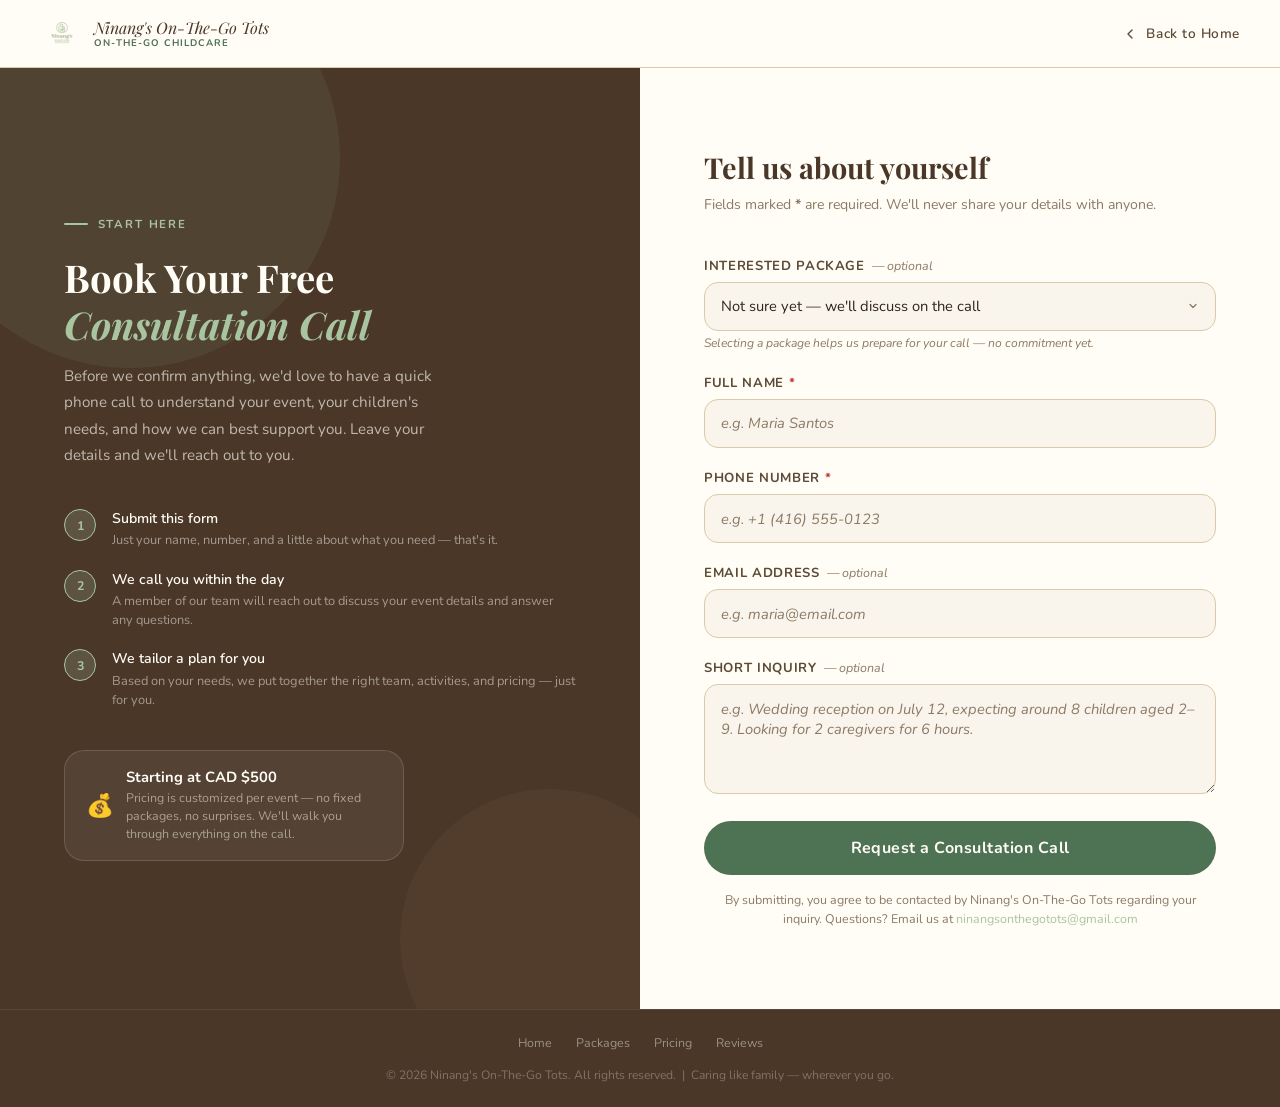
<file: booking.html>
<!DOCTYPE html>
<html lang="en">
<head>
  <meta charset="UTF-8" />
  <meta name="viewport" content="width=device-width, initial-scale=1.0" />
  <title>Book a Consultation — Ninang's On-The-Go Tots</title>
  <link rel="icon" sizes="32x32" href="logo.png">
  <link
    href="https://fonts.googleapis.com/css2?family=Playfair+Display:ital,wght@0,400;0,600;1,400&family=Nunito:wght@300;400;500;600;700&display=swap"
    rel="stylesheet"
  />
  <style>
    /* ---- RESET & VARIABLES ---- */
    *, *::before, *::after { box-sizing: border-box; margin: 0; padding: 0; }

    :root {
      --sage:        #7A9E7E;
      --sage-light:  #A8C5A0;
      --sage-dark:   #4E7254;
      --sage-pale:   #EAF0E6;
      --beige:       #D9CBAA;
      --beige-light: #F0E8D5;
      --beige-pale:  #FAF5EC;
      --ivory:       #FFFDF6;
      --brown:       #7C5C3E;
      --brown-light: #A07850;
      --brown-dark:  #4A3728;
      --cream:       #F5ECD7;
      --text-dark:   #2E2419;
      --text-mid:    #5C4A36;
      --text-muted:  #8C7A66;

      --radius-sm:   8px;
      --radius-md:   14px;
      --radius-lg:   20px;
      --radius-pill: 50px;
    }

    html { scroll-behavior: smooth; }

    body {
      font-family: 'Nunito', sans-serif;
      background: var(--ivory);
      color: var(--text-dark);
      min-height: 100vh;
      overflow-x: hidden;
    }

    /* ---- NAVBAR ---- */
    nav {
      position: fixed;
      top: 0; left: 0; right: 0;
      z-index: 200;
      height: 68px;
      background: rgba(255, 253, 246, 0.95);
      backdrop-filter: blur(14px);
      -webkit-backdrop-filter: blur(14px);
      border-bottom: 1px solid var(--beige);
      display: flex;
      align-items: center;
      justify-content: space-between;
      padding: 0 2.5rem;
      transition: box-shadow 0.3s;
    }

    /* ---- Logo wrap ---- */
    .nav-logo-wrap {
      display: flex;
      align-items: center;
      gap: 0.65rem;
      text-decoration: none;
      flex-shrink: 0;
    }

    .nav-logo-img {
      height: 44px;
      width: 44px;
      border-radius: 0;
      object-fit: contain;
      border: none;
      background: transparent;
      display: block;
      flex-shrink: 0;
    }

    .nav-logo-text {
      font-family: 'Playfair Display', serif;
      font-size: 1rem;
      color: var(--brown-dark);
      font-style: italic;
      line-height: 1.2;
    }

    .nav-logo-text span {
      display: block;
      font-size: 0.6rem;
      font-style: normal;
      font-family: 'Nunito', sans-serif;
      font-weight: 700;
      letter-spacing: 0.1em;
      text-transform: uppercase;
      color: var(--sage-dark);
    }

    /* ---- Back link ---- */
    .nav-back {
      display: flex;
      align-items: center;
      gap: 0.5rem;
      font-size: 0.85rem;
      font-weight: 600;
      color: var(--text-mid);
      text-decoration: none;
      letter-spacing: 0.04em;
      transition: color 0.2s;
      flex-shrink: 0;
    }

    .nav-back:hover { color: var(--sage-dark); }

    .nav-back svg {
      width: 16px; height: 16px;
      stroke: currentColor;
      fill: none;
      stroke-width: 2;
      stroke-linecap: round;
      stroke-linejoin: round;
    }

    /* ---- PAGE WRAPPER ---- */
    .page {
      padding-top: 68px;
      min-height: 100vh;
      display: grid;
      grid-template-columns: 1fr 1fr;
    }

    /* ---- LEFT PANEL ---- */
    .panel-left {
      background: var(--brown-dark);
      padding: 5rem 4rem;
      display: flex;
      flex-direction: column;
      justify-content: center;
      position: relative;
      overflow: hidden;
    }

    .panel-left::before {
      content: '';
      position: absolute;
      top: -120px; left: -80px;
      width: 420px; height: 420px;
      border-radius: 50%;
      background: rgba(122, 158, 126, 0.12);
      pointer-events: none;
    }

    .panel-left::after {
      content: '';
      position: absolute;
      bottom: -80px; right: -60px;
      width: 300px; height: 300px;
      border-radius: 50%;
      background: rgba(160, 120, 80, 0.1);
      pointer-events: none;
    }

    .panel-left > * { position: relative; z-index: 2; }

    .panel-eyebrow {
      font-size: 0.72rem;
      font-weight: 700;
      letter-spacing: 0.16em;
      text-transform: uppercase;
      color: var(--sage-light);
      display: flex;
      align-items: center;
      gap: 0.6rem;
      margin-bottom: 1.4rem;
    }

    .panel-eyebrow::before {
      content: '';
      display: block;
      width: 24px; height: 2px;
      background: var(--sage-light);
      border-radius: 2px;
    }

    .panel-left h1 {
      font-family: 'Playfair Display', serif;
      font-size: clamp(2rem, 3vw, 2.8rem);
      color: var(--ivory);
      line-height: 1.2;
      margin-bottom: 1rem;
    }

    .panel-left h1 em {
      font-style: italic;
      color: var(--sage-light);
    }

    .panel-left > p {
      font-size: 0.95rem;
      color: rgba(255, 253, 246, 0.65);
      line-height: 1.75;
      margin-bottom: 2.5rem;
      max-width: 380px;
    }

    /* How it works steps */
    .how-steps {
      display: flex;
      flex-direction: column;
      gap: 1.2rem;
      margin-bottom: 2.5rem;
    }

    .how-step {
      display: flex;
      align-items: flex-start;
      gap: 1rem;
    }

    .step-num {
      flex-shrink: 0;
      width: 32px; height: 32px;
      border-radius: 50%;
      background: rgba(168, 197, 160, 0.2);
      border: 1.5px solid var(--sage-light);
      color: var(--sage-light);
      font-size: 0.78rem;
      font-weight: 700;
      display: flex;
      align-items: center;
      justify-content: center;
    }

    .step-text strong {
      display: block;
      font-size: 0.88rem;
      color: var(--ivory);
      font-weight: 600;
      margin-bottom: 0.2rem;
    }

    .step-text p {
      font-size: 0.8rem;
      color: rgba(255, 253, 246, 0.5);
      line-height: 1.5;
    }

    /* Pricing pill */
    .pricing-pill {
      display: inline-flex;
      align-items: center;
      gap: 0.75rem;
      background: rgba(255, 253, 246, 0.06);
      border: 1px solid rgba(255, 253, 246, 0.14);
      border-radius: var(--radius-lg);
      padding: 1rem 1.3rem;
      max-width: 340px;
    }

    .pricing-pill-icon {
      font-size: 1.4rem;
      flex-shrink: 0;
    }

    .pricing-pill strong {
      display: block;
      font-size: 0.92rem;
      color: var(--ivory);
      font-weight: 700;
    }

    .pricing-pill p {
      font-size: 0.78rem;
      color: rgba(255, 253, 246, 0.5);
      line-height: 1.45;
      margin-top: 0.15rem;
    }

    /* ---- RIGHT PANEL — FORM ---- */
    .panel-right {
      background: var(--ivory);
      padding: 5rem 4rem;
      display: flex;
      flex-direction: column;
      justify-content: center;
    }

    .form-header {
      margin-bottom: 2.5rem;
    }

    .form-header h2 {
      font-family: 'Playfair Display', serif;
      font-size: 1.8rem;
      color: var(--brown-dark);
      margin-bottom: 0.5rem;
    }

    .form-header p {
      font-size: 0.88rem;
      color: var(--text-muted);
      line-height: 1.6;
    }

    /* Form fields */
    .form-group {
      margin-bottom: 1.3rem;
    }

    .form-group label {
      display: block;
      font-size: 0.82rem;
      font-weight: 700;
      color: var(--text-mid);
      letter-spacing: 0.05em;
      text-transform: uppercase;
      margin-bottom: 0.45rem;
    }

    .form-group label .optional {
      font-weight: 400;
      font-style: italic;
      text-transform: none;
      letter-spacing: 0;
      color: var(--text-muted);
      font-size: 0.78rem;
    }

    .form-group input,
    .form-group textarea,
    .form-group select {
      width: 100%;
      background: var(--beige-pale);
      border: 1.5px solid var(--beige);
      border-radius: var(--radius-md);
      padding: 0.85rem 1rem;
      font-family: 'Nunito', sans-serif;
      font-size: 0.92rem;
      color: var(--text-dark);
      transition: border-color 0.2s, box-shadow 0.2s;
      outline: none;
      resize: vertical;
    }

    .form-group input::placeholder,
    .form-group textarea::placeholder,
    .form-group select::placeholder {
      color: var(--text-muted);
      font-style: italic;
    }

    .form-group input:focus,
    .form-group textarea:focus,
    .form-group select:focus {
      border-color: var(--sage);
      box-shadow: 0 0 0 3px rgba(122, 158, 126, 0.15);
      background: var(--ivory);
    }

    .form-group input.error,
    .form-group textarea.error,
    .form-group select.error {
      border-color: #c0392b;
      box-shadow: 0 0 0 3px rgba(192, 57, 43, 0.1);
    }

    .field-error {
      font-size: 0.78rem;
      color: #c0392b;
      margin-top: 0.3rem;
      display: none;
    }

    .field-error.show { display: block; }

    /* Select-specific overrides */
    .form-group select {
      appearance: none;
      -webkit-appearance: none;
      background-image: url("data:image/svg+xml,%3Csvg xmlns='http://www.w3.org/2000/svg' width='12' height='12' viewBox='0 0 24 24' fill='none' stroke='%238C7A66' stroke-width='2.5' stroke-linecap='round' stroke-linejoin='round'%3E%3Cpolyline points='6 9 12 15 18 9'/%3E%3C/svg%3E");
      background-repeat: no-repeat;
      background-position: right 1rem center;
      background-color: var(--beige-pale);
      padding-right: 2.8rem;
      cursor: pointer;
    }

    .form-group select:focus {
      background-color: var(--ivory);
    }

    /* Field hint text below a field */
    .field-hint {
      font-size: 0.76rem;
      color: var(--text-muted);
      margin-top: 0.35rem;
      line-height: 1.5;
      font-style: italic;
    }


    .form-group textarea {
      min-height: 110px;
    }

    /* Submit button */
    .form-submit {
      width: 100%;
      background: var(--sage-dark);
      color: var(--ivory);
      border: none;
      border-radius: var(--radius-pill);
      padding: 1rem 2rem;
      font-family: 'Nunito', sans-serif;
      font-size: 1rem;
      font-weight: 700;
      cursor: pointer;
      letter-spacing: 0.03em;
      transition: background 0.2s, transform 0.15s;
      margin-top: 0.5rem;
      display: flex;
      align-items: center;
      justify-content: center;
      gap: 0.6rem;
    }

    .form-submit:hover {
      background: var(--brown);
      transform: translateY(-2px);
    }

    .form-submit:disabled {
      background: var(--sage-light);
      cursor: not-allowed;
      transform: none;
    }

    .submit-spinner {
      width: 18px; height: 18px;
      border: 2.5px solid rgba(255,253,246,0.3);
      border-top-color: var(--ivory);
      border-radius: 50%;
      animation: spin 0.7s linear infinite;
      display: none;
    }

    @keyframes spin {
      to { transform: rotate(360deg); }
    }

    .form-note {
      font-size: 0.78rem;
      color: var(--text-muted);
      text-align: center;
      margin-top: 1rem;
      line-height: 1.5;
    }

    .form-note a {
      color: var(--sage-dark);
      text-decoration: none;
    }

    /* ---- SUCCESS STATE ---- */
    .success-panel {
      display: none;
      flex-direction: column;
      align-items: center;
      justify-content: center;
      text-align: center;
      padding: 3rem 2rem;
      animation: fadeInUp 0.5s ease both;
    }

    @keyframes fadeInUp {
      from { opacity: 0; transform: translateY(20px); }
      to   { opacity: 1; transform: translateY(0); }
    }

    .success-icon {
      width: 72px; height: 72px;
      background: var(--sage-pale);
      border-radius: 50%;
      display: flex;
      align-items: center;
      justify-content: center;
      font-size: 2rem;
      margin-bottom: 1.5rem;
      border: 3px solid var(--sage-light);
    }

    .success-panel h2 {
      font-family: 'Playfair Display', serif;
      font-size: 1.8rem;
      color: var(--brown-dark);
      margin-bottom: 0.8rem;
    }

    .success-panel > p {
      font-size: 0.95rem;
      color: var(--text-muted);
      line-height: 1.7;
      max-width: 360px;
      margin-bottom: 1.8rem;
    }

    .success-call-box {
      background: var(--sage-pale);
      border: 1.5px solid var(--sage-light);
      border-radius: var(--radius-lg);
      padding: 1.2rem 1.8rem;
      margin-bottom: 1.8rem;
      width: 100%;
      max-width: 360px;
    }

    .success-call-box p {
      font-size: 0.82rem;
      color: var(--sage-dark);
      font-weight: 600;
      margin-bottom: 0.25rem;
    }

    .success-call-box span {
      font-size: 0.8rem;
      color: var(--text-muted);
    }

    .success-assurance {
      display: flex;
      flex-direction: column;
      gap: 0.5rem;
      width: 100%;
      max-width: 340px;
      margin-bottom: 2rem;
    }

    .success-assurance-item {
      display: flex;
      align-items: center;
      gap: 0.6rem;
      font-size: 0.83rem;
      color: var(--text-mid);
    }

    .success-assurance-item::before {
      content: '✓';
      flex-shrink: 0;
      width: 20px; height: 20px;
      background: var(--sage-pale);
      color: var(--sage-dark);
      border-radius: 50%;
      display: flex;
      align-items: center;
      justify-content: center;
      font-size: 0.7rem;
      font-weight: 700;
    }

    .btn-back-home {
      display: inline-block;
      background: var(--sage-dark);
      color: var(--ivory);
      padding: 0.8rem 2rem;
      border-radius: var(--radius-pill);
      font-family: 'Nunito', sans-serif;
      font-size: 0.9rem;
      font-weight: 700;
      text-decoration: none;
      transition: background 0.2s, transform 0.15s;
    }

    .btn-back-home:hover {
      background: var(--brown);
      transform: translateY(-2px);
    }

    /* ---- FOOTER ---- */
    .booking-footer {
      background: var(--brown-dark);
      border-top: 1px solid rgba(255,253,246,0.08);
      padding: 1.5rem 2rem;
      text-align: center;
    }

    .booking-footer p {
      font-size: 0.76rem;
      color: rgba(255,253,246,0.3);
    }

    /* ---- RESPONSIVE ---- */
    @media (max-width: 860px) {
      .page {
        grid-template-columns: 1fr;
      }

      .panel-left {
        padding: 4rem 2rem 3rem;
      }

      .panel-right {
        padding: 3rem 2rem 4rem;
      }
    }

    @media (max-width: 480px) {
      nav { padding: 0 1.25rem; }
    }
  </style>
  <!-- Favicons -->
  <link rel="icon" type="image/x-icon"         href="favicon.ico" />
  <link rel="icon" type="image/png" sizes="32x32" href="favicon-32x32.png" />
  <link rel="icon" type="image/png" sizes="16x16" href="favicon-16x16.png" />
  <link rel="apple-touch-icon" sizes="180x180"  href="apple-touch-icon.png" />
  <meta name="theme-color" content="#EAF0E6" />
</head>
<body>

  <!-- NAV -->
  <nav>
    <a href="index.html" class="nav-logo-wrap">
      <img
        src="logo.png"
        alt="Ninang's On-The-Go Tots logo"
        class="nav-logo-img"
      />
      <div class="nav-logo-text">
        Ninang's On-The-Go Tots
        <span>On-The-Go Childcare</span>
      </div>
    </a>
    <a href="index.html" class="nav-back">
      <svg viewBox="0 0 24 24"><polyline points="15 18 9 12 15 6"/></svg>
      Back to Home
    </a>
  </nav>

  <!-- MAIN PAGE GRID -->
  <div class="page">

    <!-- LEFT — info panel -->
    <div class="panel-left">
      <div class="panel-eyebrow">Start Here</div>
      <h1>Book Your Free<br><em>Consultation Call</em></h1>
      <p>
        Before we confirm anything, we'd love to have a quick phone call to understand your event,
        your children's needs, and how we can best support you. Leave your details and we'll reach out to you.
      </p>

      <div class="how-steps">
        <div class="how-step">
          <div class="step-num">1</div>
          <div class="step-text">
            <strong>Submit this form</strong>
            <p>Just your name, number, and a little about what you need — that's it.</p>
          </div>
        </div>
        <div class="how-step">
          <div class="step-num">2</div>
          <div class="step-text">
            <strong>We call you within the day</strong>
            <p>A member of our team will reach out to discuss your event details and answer any questions.</p>
          </div>
        </div>
        <div class="how-step">
          <div class="step-num">3</div>
          <div class="step-text">
            <strong>We tailor a plan for you</strong>
            <p>Based on your needs, we put together the right team, activities, and pricing — just for you.</p>
          </div>
        </div>
      </div>

      <div class="pricing-pill">
        <div class="pricing-pill-icon">💰</div>
        <div>
          <strong>Starting at CAD $500</strong>
          <p>Pricing is customized per event — no fixed packages, no surprises. We'll walk you through everything on the call.</p>
        </div>
      </div>
    </div>

    <!-- RIGHT — form panel -->
    <div class="panel-right">

      <!-- FORM VIEW -->
      <div id="formView">
        <div class="form-header">
          <h2>Tell us about yourself</h2>
          <p>Fields marked <strong>*</strong> are required. We'll never share your details with anyone.</p>
        </div>

        <form id="bookingForm" novalidate>

          <!-- Package Selection -->
          <div class="form-group">
            <label for="selectedPackage">Interested Package <span class="optional">&nbsp;— optional</span></label>
            <select id="selectedPackage" name="Package Interest">
              <option value="" selected>Not sure yet — we'll discuss on the call</option>
              <option value="Tahanan Package (Small Event — up to 8 children, 3 hrs, from CAD $350)">🏡 Tahanan Package — Small Event (up to 8 children, from CAD $350)</option>
              <option value="Alaga Package (Medium Event — 10–15 children, 3–4 hrs, from CAD $600)">🌿 Alaga Package — Medium Event (10–15 children, from CAD $600)</option>
              <option value="Pamilya Package (Large Event / Wedding — 20–30 children, 4–5 hrs, from CAD $1,000)">👨‍👩‍👧‍👦 Pamilya Package — Large Event / Wedding (20–30 children, from CAD $1,000)</option>
              <option value="Hourly / Custom Plan">⏱ Hourly / Custom Plan — Mix &amp; Match</option>
            </select>
            <span class="field-hint">Selecting a package helps us prepare for your call — no commitment yet.</span>
          </div>

          <!-- Full Name -->
          <div class="form-group">
            <label for="fullName">Full Name <span style="color:#c0392b">*</span></label>
            <input
              type="text"
              id="fullName"
              name="fullName"
              placeholder="e.g. Maria Santos"
              autocomplete="name"
            />
            <div class="field-error" id="fullNameError">Please enter your full name.</div>
          </div>

          <!-- Phone Number -->
          <div class="form-group">
            <label for="phone">Phone Number <span style="color:#c0392b">*</span></label>
            <input
              type="tel"
              id="phone"
              name="phone"
              placeholder="e.g. +1 (416) 555-0123"
              autocomplete="tel"
            />
            <div class="field-error" id="phoneError">Please enter a valid phone number so we can call you.</div>
          </div>

          <!-- Email (optional) -->
          <div class="form-group">
            <label for="email">
              Email Address
              <span class="optional">&nbsp;— optional</span>
            </label>
            <input
              type="email"
              id="email"
              name="email"
              placeholder="e.g. maria@email.com"
              autocomplete="email"
            />
            <div class="field-error" id="emailError">Please enter a valid email address.</div>
          </div>

          <!-- Short Inquiry (optional) -->
          <div class="form-group">
            <label for="inquiry">
              Short Inquiry
              <span class="optional">&nbsp;— optional</span>
            </label>
            <textarea
              id="inquiry"
              name="inquiry"
              placeholder="e.g. Wedding reception on July 12, expecting around 8 children aged 2–9. Looking for 2 caregivers for 6 hours."
            ></textarea>
          </div>

          <button type="submit" class="form-submit" id="submitBtn">
            <span id="submitText">Request a Consultation Call</span>
            <div class="submit-spinner" id="submitSpinner"></div>
          </button>

          <p class="form-note">
            By submitting, you agree to be contacted by Ninang's On-The-Go Tots regarding your inquiry.
            Questions? Email us at <a href="mailto:ninangsonthegotots@gmail.com" style="color:var(--sage-light);">ninangsonthegotots@gmail.com</a>
          </p>

        </form>
      </div>

      <!-- SUCCESS VIEW (hidden until form submitted) -->
      <div class="success-panel" id="successView">
        <div class="success-icon">🌿</div>
        <h2>Thank You!</h2>
        <p>
          We've received your request and will be calling you within the day to chat about your event needs.
          Please keep your phone nearby!
        </p>

        <div class="success-call-box">
          <p>📞 Expect a call from us today</p>
          <span>Our team will reach out during business hours (9am–7pm) to discuss your event and tailor the right care plan for you.</span>
        </div>

        <div class="success-assurance">
          <div class="success-assurance-item">No commitment required from this inquiry</div>
          <div class="success-assurance-item">Pricing discussed openly on the call</div>
          <div class="success-assurance-item">All caregivers are vetted &amp; CPR-trained</div>
        </div>

        <a href="index.html" class="btn-back-home">Back to Homepage</a>
      </div>

    </div>
  </div>

  <!-- FOOTER -->
  <footer class="booking-footer">
    <div style="display:flex;gap:1.5rem;justify-content:center;flex-wrap:wrap;margin-bottom:1rem;">
      <a href="index.html" style="font-size:0.78rem;color:rgba(255,253,246,0.45);text-decoration:none;">Home</a>
      <a href="packages-pricing.html" style="font-size:0.78rem;color:rgba(255,253,246,0.45);text-decoration:none;">Packages</a>
      <a href="packages-pricing.html" style="font-size:0.78rem;color:rgba(255,253,246,0.45);text-decoration:none;">Pricing</a>
      <a href="reviews.html" style="font-size:0.78rem;color:rgba(255,253,246,0.45);text-decoration:none;">Reviews</a>
    </div>
    <p>© 2026 Ninang's On-The-Go Tots. All rights reserved. &nbsp;|&nbsp; Caring like family — wherever you go.</p>
  </footer>


  <script>
    const FORMSPREE_ENDPOINT = 'https://formspree.io/f/xyklnbla';
 
    const form        = document.getElementById('bookingForm');
    const submitBtn   = document.getElementById('submitBtn');
    const submitText  = document.getElementById('submitText');
    const spinner     = document.getElementById('submitSpinner');
    const formView    = document.getElementById('formView');
    const successView = document.getElementById('successView');

    /* --- Helpers --- */
    function showError(fieldId, errorId, show) {
      const field = document.getElementById(fieldId);
      const error = document.getElementById(errorId);
      if (show) {
        field.classList.add('error');
        error.classList.add('show');
      } else {
        field.classList.remove('error');
        error.classList.remove('show');
      }
    }

    function isValidPhone(val) {
      return /^[+]?[\d\s\-().]{7,20}$/.test(val.trim());
    }

    function isValidEmail(val) {
      return /^[^\s@]+@[^\s@]+\.[^\s@]+$/.test(val.trim());
    }

    /* --- Live validation — clear errors as user types --- */
    document.getElementById('fullName').addEventListener('input', () => {
      showError('fullName', 'fullNameError', false);
    });
    document.getElementById('phone').addEventListener('input', () => {
      showError('phone', 'phoneError', false);
    });
    document.getElementById('email').addEventListener('input', () => {
      showError('email', 'emailError', false);
    });

    /* --- Submit handler --- */
    form.addEventListener('submit', async function (e) {
      e.preventDefault();

      const name    = document.getElementById('fullName').value.trim();
      const phone   = document.getElementById('phone').value.trim();
      const email   = document.getElementById('email').value.trim();
      const inquiry = document.getElementById('inquiry').value.trim();
      let   isValid = true;

      /* Validate required fields */
      if (!name) {
        showError('fullName', 'fullNameError', true);
        isValid = false;
      }
      if (!phone || !isValidPhone(phone)) {
        showError('phone', 'phoneError', true);
        isValid = false;
      }
      if (email && !isValidEmail(email)) {
        showError('email', 'emailError', true);
        isValid = false;
      }

      if (!isValid) return;

      /* Loading state */
      submitBtn.disabled        = true;
      submitText.textContent    = 'Sending your request…';
      spinner.style.display     = 'block';

      /* Build payload — Formspree reads these field names as column headers in Google Sheets */
      const pkg     = document.getElementById('selectedPackage').value;

      const payload = {
        'Package Interest' : pkg || 'Not specified',
        'Full Name'        : name,
        'Phone Number'  : phone,
        'Email'         : email   || 'Not provided',
        'Inquiry'       : inquiry || 'Not provided',
        'Submitted At'  : new Date().toLocaleString('en-CA', {
                            timeZone    : 'America/Toronto',
                            dateStyle   : 'medium',
                            timeStyle   : 'short'
                          })
      };

      try {
        const response = await fetch(FORMSPREE_ENDPOINT, {
          method  : 'POST',
          headers : { 'Content-Type': 'application/json', 'Accept': 'application/json' },
          body    : JSON.stringify(payload)
        });

        if (response.ok) {
          /* Success — show thank you screen */
          formView.style.display    = 'none';
          successView.style.display = 'flex';
          successView.scrollIntoView({ behavior: 'smooth', block: 'center' });
        } else {
          /* Formspree returned an error */
          const data = await response.json();
          const msg  = (data && data.errors)
            ? data.errors.map(err => err.message).join(', ')
            : 'Something went wrong. Please try again or call us directly.';
          showSubmitError(msg);
        }

      } catch (networkError) {
        /* Network failure */
        showSubmitError('Unable to send — please check your connection and try again, or call us directly.');
      }
    });

    /* Show a general submission error below the button */
    function showSubmitError(msg) {
      submitBtn.disabled     = false;
      submitText.textContent = 'Request a Consultation Call';
      spinner.style.display  = 'none';

      let errEl = document.getElementById('submitGeneralError');
      if (!errEl) {
        errEl            = document.createElement('p');
        errEl.id         = 'submitGeneralError';
        errEl.style.cssText = 'color:#c0392b;font-size:0.82rem;margin-top:0.75rem;text-align:center;line-height:1.5;';
        submitBtn.insertAdjacentElement('afterend', errEl);
      }
      errEl.textContent = msg;
    }


    /* --- Navbar scroll shadow --- */
    const navbar = document.querySelector('nav');
    window.addEventListener('scroll', () => {
      navbar.style.boxShadow = window.scrollY > 10
        ? '0 4px 24px rgba(74,55,40,0.08)'
        : 'none';
    }, { passive: true });



    (function autoSelectPackage() {
      const params = new URLSearchParams(window.location.search);
      const pkg    = params.get('package');
      if (!pkg) return;

      const select = document.getElementById('selectedPackage');
      if (!select)  return;

      const map = {
        tahanan : 'Tahanan Package (Small Event — up to 8 children, 3 hrs, from CAD $350)',
        alaga   : 'Alaga Package (Medium Event — 10–15 children, 3–4 hrs, from CAD $600)',
        pamilya : 'Pamilya Package (Large Event / Wedding — 20–30 children, 4–5 hrs, from CAD $1,000)'
      };

      const value = map[pkg.toLowerCase()];
      if (!value) return;

      /* Pre-select the matching option */
      select.value = value;

      /* Highlight the field so the client notices it was pre-filled */
      select.style.borderColor = 'var(--sage)';
      select.style.background  = 'var(--sage-pale)';
      select.style.boxShadow   = '0 0 0 3px rgba(122,158,126,0.18)';

      /* Insert a friendly notice beneath the dropdown */
      const notice = document.createElement('div');
      notice.style.cssText = [
        'display:flex', 'align-items:center', 'gap:0.5rem',
        'font-size:0.78rem', 'color:var(--sage-dark)',
        'background:var(--sage-pale)', 'border:1px solid var(--sage-light)',
        'border-radius:8px', 'padding:0.45rem 0.85rem',
        'margin-top:0.5rem', 'line-height:1.4'
      ].join(';');
      notice.innerHTML =
        '<span style="font-size:1rem;flex-shrink:0;">&#10003;</span>' +
        '<span><strong>Package pre-selected</strong> based on your choice. ' +
        'You can change it anytime from the dropdown above.</span>';
      select.insertAdjacentElement('afterend', notice);

      /* Scroll the dropdown into view */
      setTimeout(() => {
        select.scrollIntoView({ behavior: 'smooth', block: 'center' });
      }, 400);
    })();

  </script>

</body>
</html>
</file>
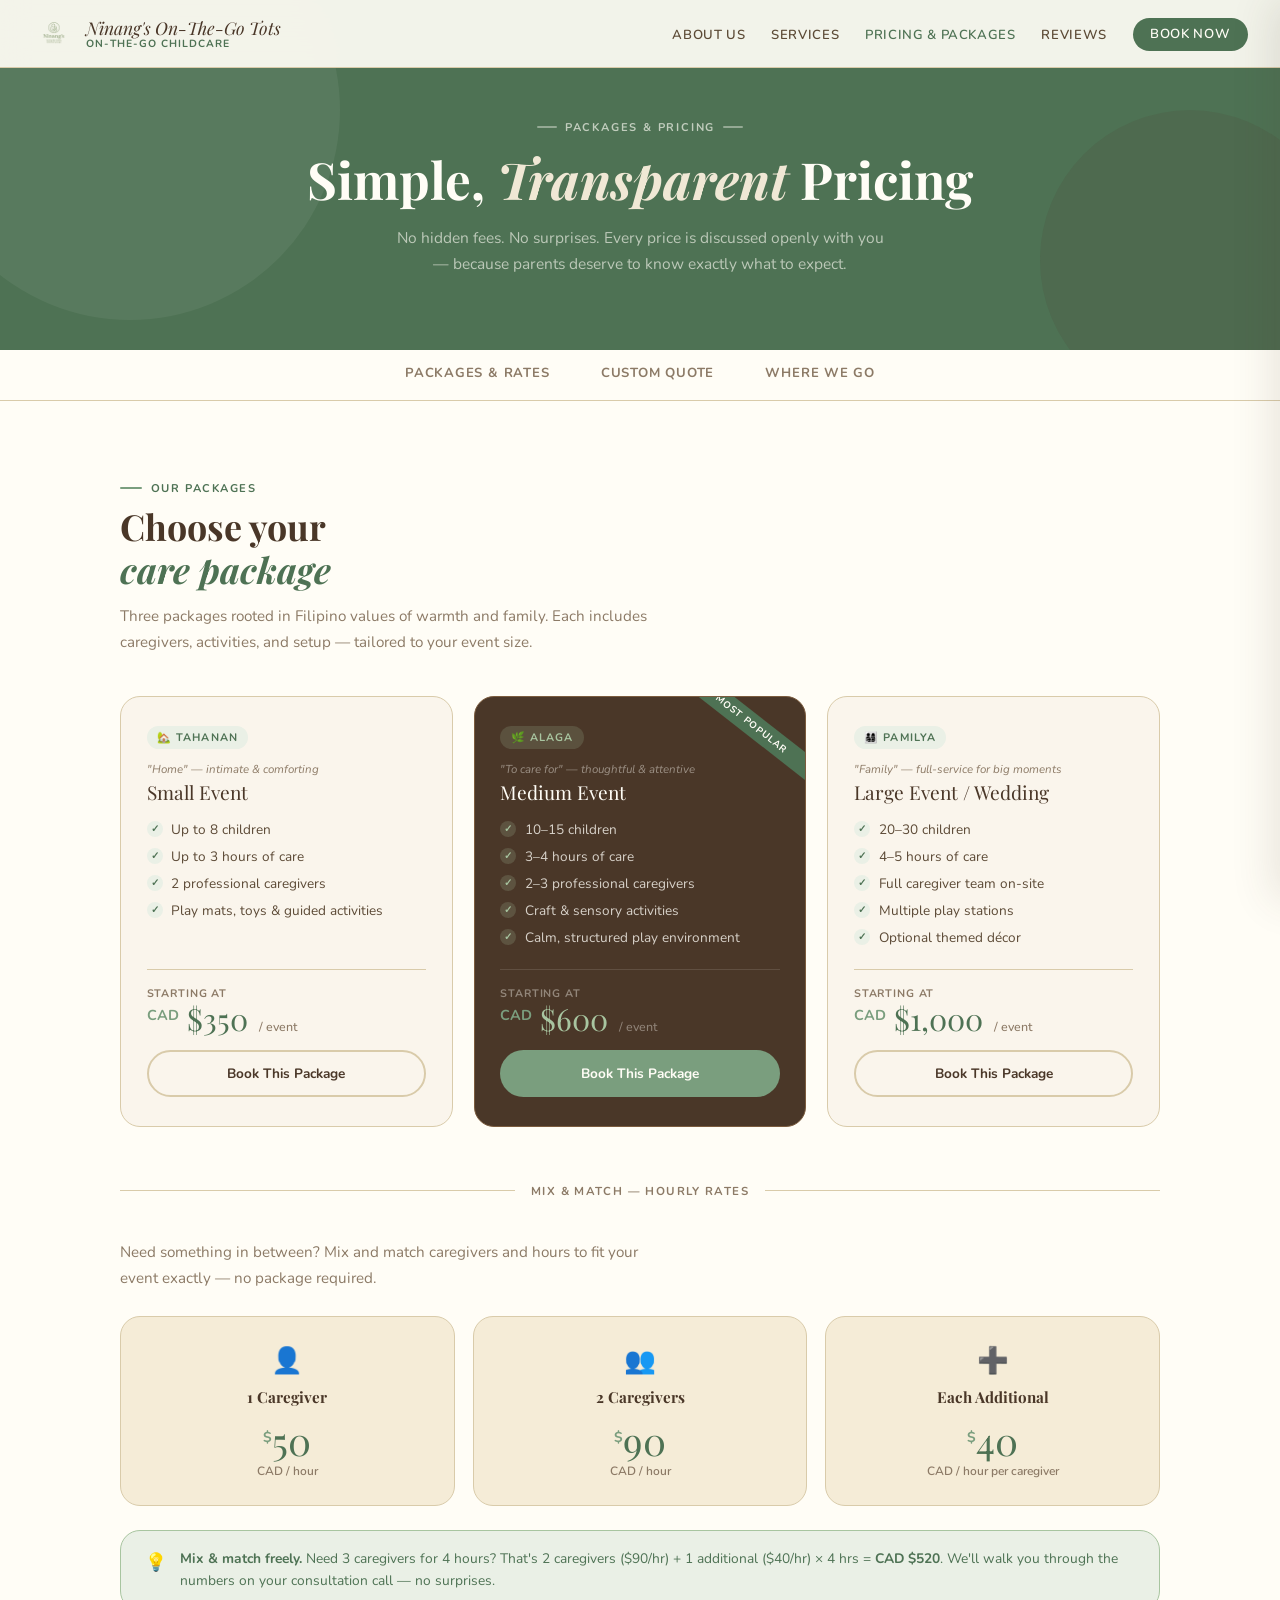
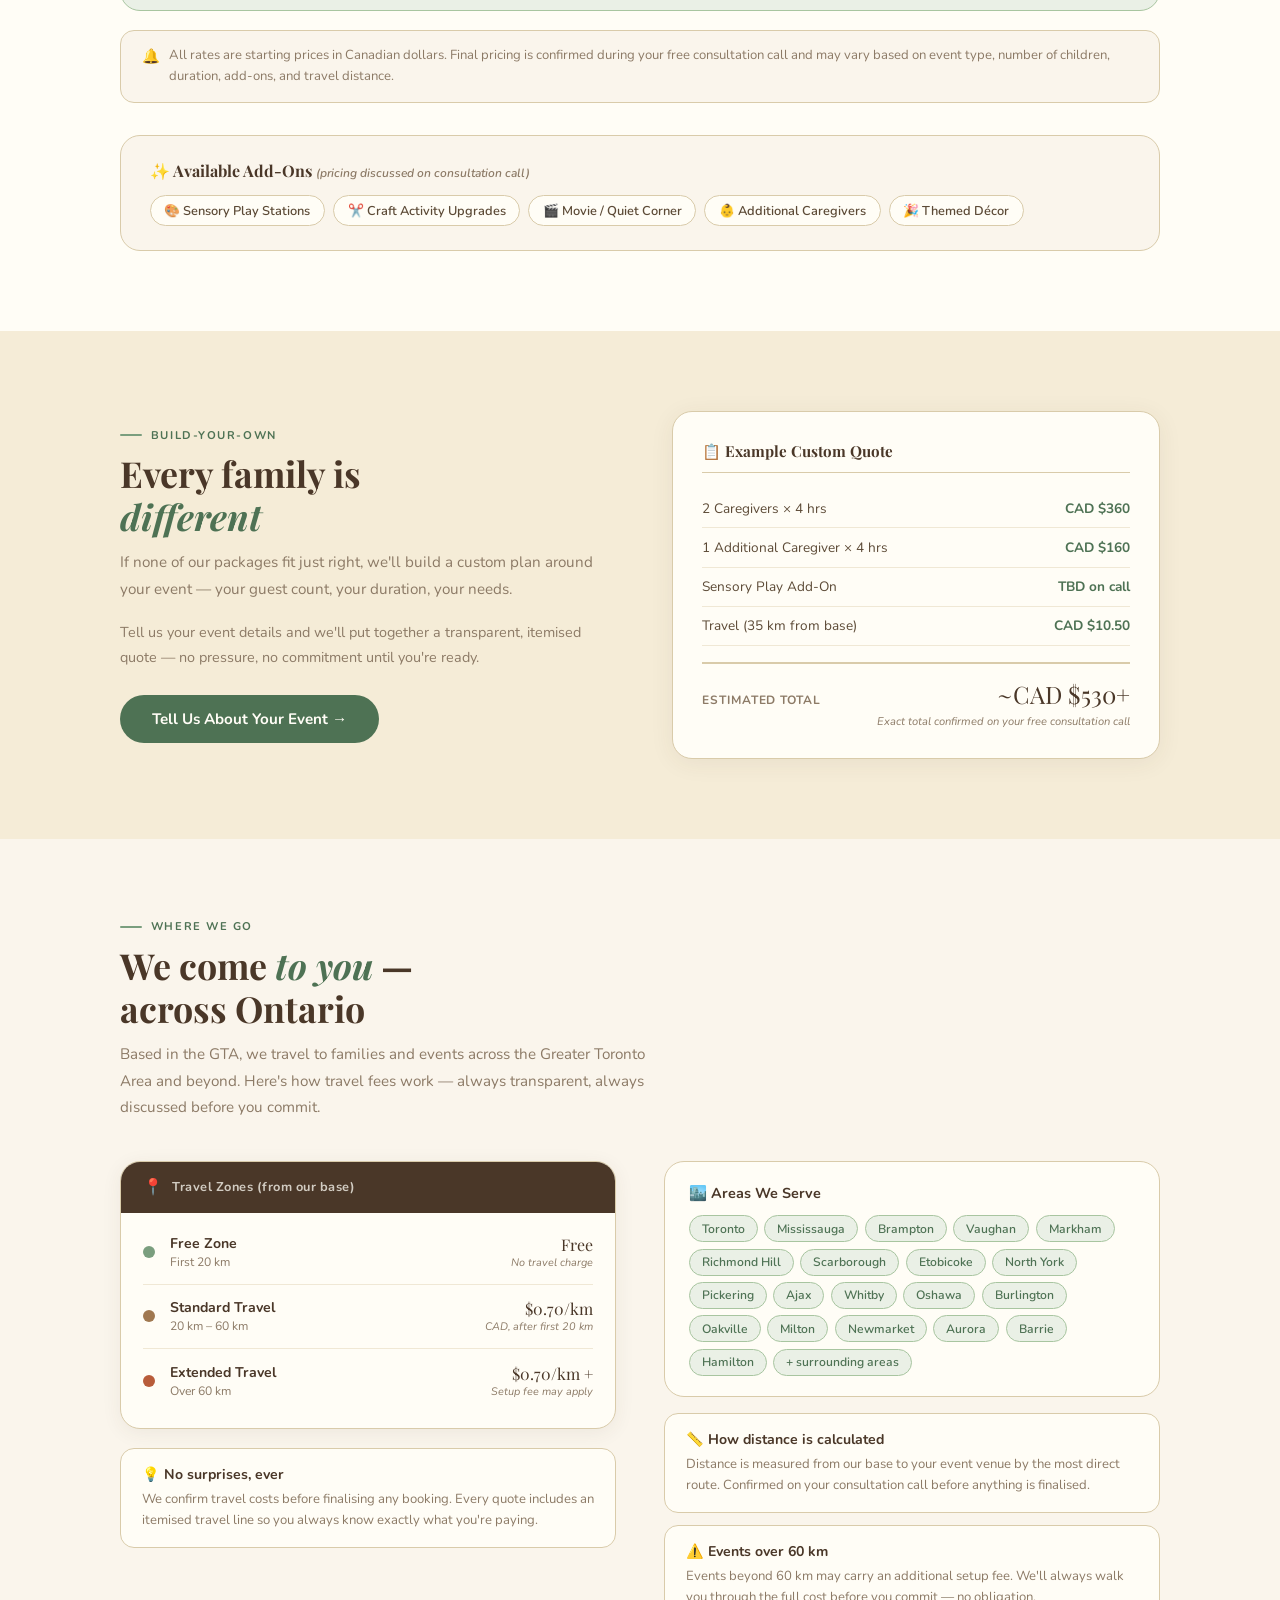
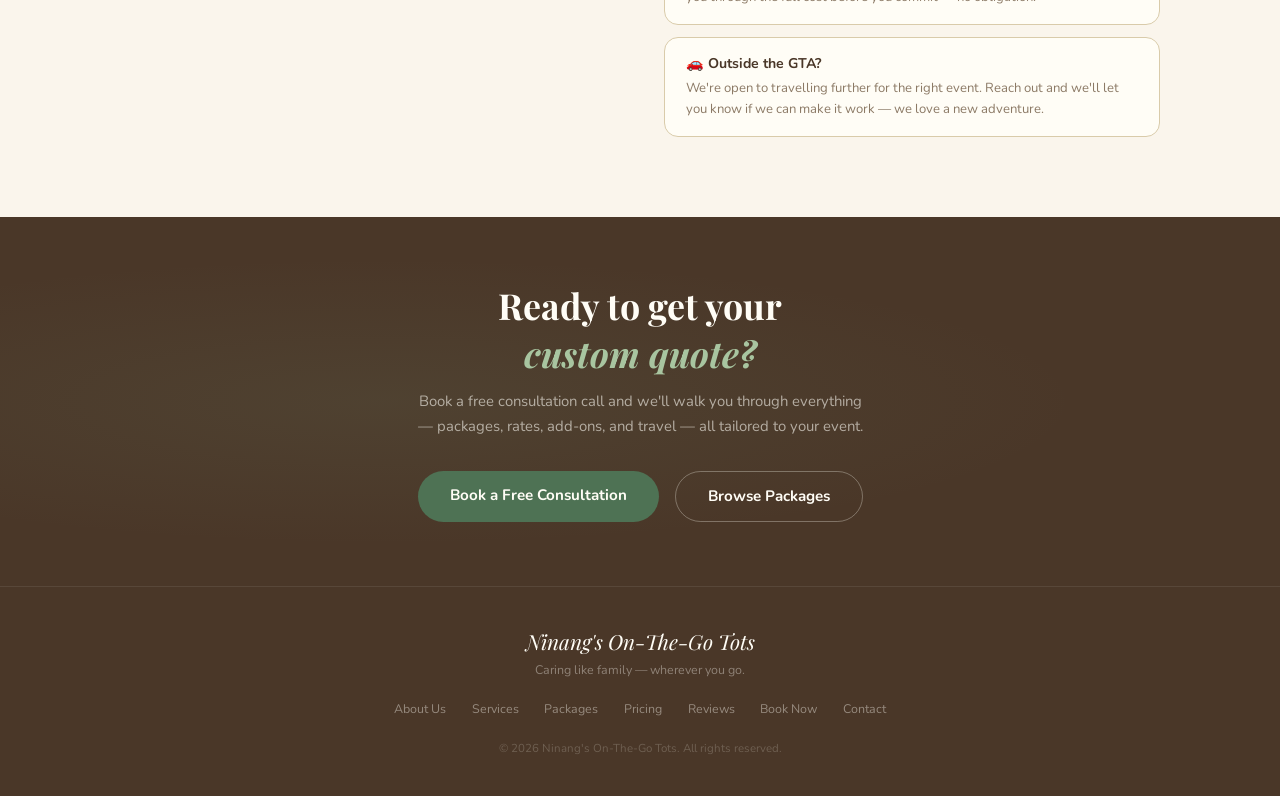
<file: pricing.html>
<!DOCTYPE html>
<html lang="en">
<head>
  <meta charset="UTF-8" />
  <meta name="viewport" content="width=device-width, initial-scale=1.0" />
  <title>Packages &amp; Pricing — Ninang's On-The-Go Tots</title>
  <link rel="icon" sizes="32x32" href="logo.png">
  <link
    href="https://fonts.googleapis.com/css2?family=Playfair+Display:ital,wght@0,400;0,600;1,400&family=Nunito:wght@300;400;500;600;700&display=swap"
    rel="stylesheet"
  />
  <style>
    *, *::before, *::after { box-sizing: border-box; margin: 0; padding: 0; }

    :root {
      --sage:        #7A9E7E;
      --sage-light:  #A8C5A0;
      --sage-dark:   #4E7254;
      --sage-pale:   #EAF0E6;
      --beige:       #D9CBAA;
      --beige-light: #F0E8D5;
      --beige-pale:  #FAF5EC;
      --ivory:       #FFFDF6;
      --brown:       #7C5C3E;
      --brown-light: #A07850;
      --brown-dark:  #4A3728;
      --cream:       #F5ECD7;
      --text-dark:   #2E2419;
      --text-mid:    #5C4A36;
      --text-muted:  #8C7A66;
      --radius-sm:   8px;
      --radius-md:   14px;
      --radius-lg:   20px;
      --radius-pill: 50px;
    }

    html { scroll-behavior: smooth; }

    body {
      font-family: 'Nunito', sans-serif;
      background: var(--ivory);
      color: var(--text-dark);
      overflow-x: hidden;
    }

    /* ========== NAV ========== */
    nav {
      position: fixed;
      top: 0; left: 0; right: 0;
      z-index: 200;
      height: 68px;
      background: rgba(255,253,246,0.93);
      backdrop-filter: blur(14px);
      -webkit-backdrop-filter: blur(14px);
      border-bottom: 1px solid var(--beige);
      display: flex;
      align-items: center;
      justify-content: space-between;
      padding: 0 2rem;
      transition: box-shadow 0.3s;
    }

    nav.scrolled { box-shadow: 0 4px 24px rgba(74,55,40,0.08); }

    .nav-logo-wrap {
      display: flex;
      align-items: center;
      gap: 0.6rem;
      text-decoration: none;
    }

    .nav-logo-img {
      height: 44px;
      width: 44px;
      border-radius: 0;
      object-fit: contain;
      border: none;
      background: transparent;
      display: block;
      flex-shrink: 0;
    }

    .nav-logo-text {
      font-family: 'Playfair Display', serif;
      font-size: 1.1rem;
      color: var(--brown-dark);
      font-style: italic;
      line-height: 1.2;
    }

    .nav-logo-text span {
      display: block;
      font-size: 0.65rem;
      font-style: normal;
      font-family: 'Nunito', sans-serif;
      font-weight: 700;
      letter-spacing: 0.1em;
      text-transform: uppercase;
      color: var(--sage-dark);
    }

    .nav-links {
      display: flex;
      gap: 1.6rem;
      list-style: none;
      align-items: center;
    }

    .nav-links a {
      font-size: 0.82rem;
      font-weight: 600;
      color: var(--text-mid);
      text-decoration: none;
      letter-spacing: 0.05em;
      text-transform: uppercase;
      transition: color 0.2s;
    }

    .nav-links a:hover,
    .nav-links a.active { color: var(--sage-dark); }

    .nav-cta {
      background: var(--sage-dark) !important;
      color: var(--ivory) !important;
      padding: 0.45rem 1.1rem;
      border-radius: var(--radius-pill);
      transition: background 0.2s !important;
    }

    .nav-cta:hover { background: var(--brown) !important; }

    .nav-hamburger {
      display: none;
      flex-direction: column;
      gap: 5px;
      background: none;
      border: none;
      cursor: pointer;
      padding: 6px;
    }

    .nav-hamburger span {
      display: block;
      width: 24px; height: 2px;
      background: var(--brown-dark);
      border-radius: 2px;
    }

    .nav-drawer {
      position: fixed;
      top: 0; right: 0;
      width: 280px; height: 100%;
      background: var(--ivory);
      z-index: 300;
      padding: 2rem 1.5rem;
      transform: translateX(100%);
      transition: transform 0.35s ease;
      box-shadow: -8px 0 40px rgba(74,55,40,0.12);
    }

    .nav-drawer.open { transform: translateX(0); }

    .nav-drawer ul {
      list-style: none;
      margin-top: 3rem;
      display: flex;
      flex-direction: column;
      gap: 0.5rem;
    }

    .drawer-link {
      display: block;
      font-size: 1rem;
      font-weight: 600;
      color: var(--text-mid);
      text-decoration: none;
      padding: 0.75rem 1rem;
      border-radius: var(--radius-sm);
      transition: background 0.2s, color 0.2s;
    }

    .drawer-link:hover { background: var(--sage-pale); color: var(--sage-dark); }

    .drawer-cta {
      background: var(--sage-dark);
      color: var(--ivory) !important;
      text-align: center;
      margin-top: 1rem;
      border-radius: var(--radius-pill);
    }

    .drawer-close {
      position: absolute; top: 1.2rem; right: 1.2rem;
      background: none; border: none;
      font-size: 1.6rem; color: var(--text-muted); cursor: pointer;
    }

    .nav-overlay {
      position: fixed; inset: 0;
      background: rgba(46,36,25,0.4);
      z-index: 250; opacity: 0; pointer-events: none;
      transition: opacity 0.35s ease;
    }

    .nav-overlay.show { opacity: 1; pointer-events: all; }

    /* ========== PAGE HERO ========== */
    .page-hero {
      background: var(--sage-dark);
      padding: 7rem 2rem 4.5rem;
      text-align: center;
      position: relative;
      overflow: hidden;
    }

    .page-hero::before {
      content: '';
      position: absolute;
      top: -100px; left: -80px;
      width: 420px; height: 420px;
      border-radius: 50%;
      background: rgba(255,253,246,0.06);
      pointer-events: none;
    }

    .page-hero::after {
      content: '';
      position: absolute;
      bottom: -60px; right: -60px;
      width: 300px; height: 300px;
      border-radius: 50%;
      background: rgba(74,55,40,0.12);
      pointer-events: none;
    }

    .page-hero > * { position: relative; z-index: 2; }

    .page-eyebrow {
      display: inline-flex;
      align-items: center;
      gap: 0.5rem;
      font-size: 0.7rem;
      font-weight: 700;
      letter-spacing: 0.16em;
      text-transform: uppercase;
      color: rgba(255,253,246,0.65);
      margin-bottom: 0.9rem;
    }

    .page-eyebrow::before, .page-eyebrow::after {
      content: '';
      display: block;
      width: 20px; height: 2px;
      background: rgba(255,253,246,0.4);
      border-radius: 2px;
    }

    .page-hero h1 {
      font-family: 'Playfair Display', serif;
      font-size: clamp(2rem, 4vw, 3.2rem);
      color: var(--ivory);
      line-height: 1.2;
      margin-bottom: 0.9rem;
    }

    .page-hero h1 em { color: var(--beige-light); font-style: italic; }

    .page-hero p {
      font-size: 0.97rem;
      color: rgba(255,253,246,0.62);
      max-width: 500px;
      margin: 0 auto;
      line-height: 1.72;
    }

    /* Sticky section tabs */
    .page-tabs {
      background: var(--ivory);
      border-bottom: 1px solid var(--beige);
      display: flex;
      justify-content: center;
      position: sticky;
      top: 68px;
      z-index: 100;
    }

    .page-tab {
      font-family: 'Nunito', sans-serif;
      font-size: 0.82rem;
      font-weight: 700;
      letter-spacing: 0.06em;
      text-transform: uppercase;
      color: var(--text-muted);
      text-decoration: none;
      padding: 0.9rem 1.6rem;
      border-bottom: 3px solid transparent;
      transition: color 0.2s, border-color 0.2s;
      white-space: nowrap;
    }

    .page-tab:hover { color: var(--sage-dark); }
    .page-tab.active { color: var(--sage-dark); border-bottom-color: var(--sage-dark); }

    /* ========== SHARED ========== */
    .container { max-width: 1040px; margin: 0 auto; }

    section { padding: 5rem 2rem; }

    .section-eyebrow {
      font-size: 0.7rem;
      font-weight: 700;
      letter-spacing: 0.14em;
      text-transform: uppercase;
      color: var(--sage-dark);
      display: flex;
      align-items: center;
      gap: 0.55rem;
      margin-bottom: 0.6rem;
    }

    .section-eyebrow::before {
      content: '';
      display: block;
      width: 22px; height: 2px;
      background: var(--sage);
      border-radius: 2px;
    }

    .section-title {
      font-family: 'Playfair Display', serif;
      font-size: clamp(1.7rem, 2.8vw, 2.4rem);
      color: var(--brown-dark);
      line-height: 1.2;
      margin-bottom: 0.7rem;
    }

    .section-title em { color: var(--sage-dark); font-style: italic; }

    .section-lead {
      font-size: 0.95rem;
      color: var(--text-muted);
      line-height: 1.75;
      max-width: 540px;
    }

    /* ========== PACKAGES + RATES (combined) ========== */
    .packages-rates-section { background: var(--ivory); }

    /* Package cards */
    .pkg-grid {
      display: grid;
      grid-template-columns: repeat(3, 1fr);
      gap: 1.3rem;
      margin-top: 2.5rem;
      margin-bottom: 3.5rem;
    }

    .pkg-card {
      background: var(--beige-pale);
      border: 1.5px solid var(--beige);
      border-radius: var(--radius-lg);
      padding: 1.8rem 1.6rem;
      display: flex;
      flex-direction: column;
      position: relative;
      overflow: hidden;
      transition: transform 0.25s, box-shadow 0.25s;
    }

    .pkg-card:hover {
      transform: translateY(-6px);
      box-shadow: 0 16px 48px rgba(74,55,40,0.1);
    }

    .pkg-card.featured {
      background: var(--brown-dark);
      border-color: var(--brown);
    }

    .pkg-card.featured::before {
      content: 'Most Popular';
      position: absolute;
      top: 1rem; right: -2.4rem;
      background: var(--sage-dark);
      color: var(--ivory);
      font-size: 0.6rem;
      font-weight: 700;
      letter-spacing: 0.1em;
      text-transform: uppercase;
      padding: 0.28rem 3rem;
      transform: rotate(38deg);
    }

    .pkg-tag {
      display: inline-flex;
      align-items: center;
      gap: 0.35rem;
      font-size: 0.68rem;
      font-weight: 700;
      letter-spacing: 0.1em;
      text-transform: uppercase;
      color: var(--sage-dark);
      background: var(--sage-pale);
      padding: 0.25rem 0.65rem;
      border-radius: var(--radius-pill);
      margin-bottom: 0.75rem;
      width: fit-content;
    }

    .pkg-card.featured .pkg-tag {
      background: rgba(168,197,160,0.18);
      color: var(--sage-light);
    }

    .pkg-meaning {
      font-size: 0.72rem;
      font-style: italic;
      color: var(--text-muted);
      margin-bottom: 0.25rem;
    }

    .pkg-card.featured .pkg-meaning { color: rgba(255,253,246,0.45); }

    .pkg-name {
      font-family: 'Playfair Display', serif;
      font-size: 1.2rem;
      color: var(--brown-dark);
      margin-bottom: 1rem;
      line-height: 1.2;
    }

    .pkg-card.featured .pkg-name { color: var(--ivory); }

    .pkg-features {
      list-style: none;
      display: flex;
      flex-direction: column;
      gap: 0.5rem;
      flex: 1;
      margin-bottom: 1.4rem;
    }

    .pkg-features li {
      display: flex;
      align-items: flex-start;
      gap: 0.55rem;
      font-size: 0.85rem;
      color: var(--text-mid);
      line-height: 1.4;
    }

    .pkg-card.featured .pkg-features li { color: rgba(255,253,246,0.78); }

    .pkg-features li::before {
      content: '✓';
      flex-shrink: 0;
      width: 16px; height: 16px;
      background: var(--sage-pale);
      color: var(--sage-dark);
      border-radius: 50%;
      display: flex;
      align-items: center;
      justify-content: center;
      font-size: 0.6rem;
      font-weight: 700;
      margin-top: 1px;
    }

    .pkg-card.featured .pkg-features li::before {
      background: rgba(168,197,160,0.2);
      color: var(--sage-light);
    }

    .pkg-price-block {
      border-top: 1px solid var(--beige);
      padding-top: 1rem;
      margin-bottom: 1rem;
    }

    .pkg-card.featured .pkg-price-block { border-color: rgba(255,253,246,0.12); }

    .pkg-starting-label {
      font-size: 0.68rem;
      font-weight: 700;
      letter-spacing: 0.08em;
      text-transform: uppercase;
      color: var(--text-muted);
      margin-bottom: 0.15rem;
    }

    .pkg-card.featured .pkg-starting-label { color: rgba(255,253,246,0.4); }

    .pkg-price {
      font-family: 'Playfair Display', serif;
      font-size: 1.9rem;
      color: var(--sage-dark);
      line-height: 1;
    }

    .pkg-card.featured .pkg-price { color: var(--sage-light); }

    .pkg-price sub {
      font-family: 'Nunito', sans-serif;
      font-size: 0.78rem;
      font-weight: 500;
      color: var(--text-muted);
      vertical-align: baseline;
      margin-left: 3px;
    }

    .pkg-card.featured .pkg-price sub { color: rgba(255,253,246,0.38); }

    .btn-pkg {
      display: block;
      text-align: center;
      padding: 0.75rem 1rem;
      border-radius: var(--radius-pill);
      font-family: 'Nunito', sans-serif;
      font-size: 0.85rem;
      font-weight: 700;
      text-decoration: none;
      transition: background 0.2s, transform 0.15s, border-color 0.2s;
    }

    .btn-pkg-outline {
      border: 2px solid var(--beige);
      color: var(--brown-dark);
    }

    .btn-pkg-outline:hover { border-color: var(--sage); background: var(--sage-pale); transform: translateY(-2px); }

    .btn-pkg-primary { background: var(--sage); color: var(--ivory); border: 2px solid transparent; }
    .btn-pkg-primary:hover { background: var(--sage-dark); transform: translateY(-2px); }

    /* ── Divider between packages and rates ── */
    .rates-divider {
      display: flex;
      align-items: center;
      gap: 1rem;
      margin-bottom: 2.5rem;
    }

    .rates-divider::before, .rates-divider::after {
      content: '';
      flex: 1;
      height: 1px;
      background: var(--beige);
    }

    .rates-divider-label {
      font-size: 0.72rem;
      font-weight: 700;
      letter-spacing: 0.12em;
      text-transform: uppercase;
      color: var(--text-muted);
      white-space: nowrap;
    }

    /* Hourly rate cards */
    .rates-grid {
      display: grid;
      grid-template-columns: repeat(3, 1fr);
      gap: 1.1rem;
      margin-bottom: 1.5rem;
    }

    .rate-card {
      background: var(--cream);
      border: 1.5px solid var(--beige);
      border-radius: var(--radius-lg);
      padding: 1.6rem 1.4rem;
      text-align: center;
      transition: transform 0.22s, box-shadow 0.22s;
    }

    .rate-card:hover {
      transform: translateY(-4px);
      box-shadow: 0 10px 36px rgba(74,55,40,0.09);
    }

    .rate-icon { font-size: 1.6rem; margin-bottom: 0.65rem; display: block; }

    .rate-card h3 {
      font-family: 'Playfair Display', serif;
      font-size: 0.95rem;
      color: var(--brown-dark);
      margin-bottom: 0.8rem;
      line-height: 1.3;
    }

    .rate-big {
      font-family: 'Playfair Display', serif;
      font-size: 2.4rem;
      color: var(--sage-dark);
      line-height: 1;
    }

    .rate-currency {
      font-family: 'Nunito', sans-serif;
      font-size: 0.9rem;
      font-weight: 700;
      color: var(--sage);
      vertical-align: super;
      font-style: normal;
    }

    .rate-per {
      font-size: 0.75rem;
      color: var(--text-muted);
      margin-top: 0.25rem;
      font-weight: 600;
    }

    /* Mix & Match note */
    .mix-match-note {
      background: var(--sage-pale);
      border: 1.5px solid var(--sage-light);
      border-radius: var(--radius-lg);
      padding: 1.1rem 1.5rem;
      display: flex;
      align-items: flex-start;
      gap: 0.8rem;
    }

    .mix-match-note-icon { font-size: 1.1rem; flex-shrink: 0; margin-top: 2px; }

    .mix-match-note p {
      font-size: 0.86rem;
      color: var(--sage-dark);
      line-height: 1.6;
    }

    .mix-match-note strong { font-weight: 700; }

    /* Pricing disclaimer */
    .pricing-disclaimer {
      background: var(--beige-pale);
      border: 1px solid var(--beige);
      border-radius: var(--radius-md);
      padding: 0.9rem 1.3rem;
      font-size: 0.82rem;
      color: var(--text-muted);
      line-height: 1.6;
      margin-top: 1.2rem;
      display: flex;
      align-items: flex-start;
      gap: 0.6rem;
    }

    .pricing-disclaimer::before { content: '🔔'; flex-shrink: 0; font-size: 0.9rem; }

    /* Add-ons */
    .addons-strip {
      background: var(--beige-pale);
      border: 1.5px solid var(--beige);
      border-radius: var(--radius-lg);
      padding: 1.5rem 1.8rem;
      margin-top: 2rem;
    }

    .addons-strip h4 {
      font-family: 'Playfair Display', serif;
      font-size: 1rem;
      color: var(--brown-dark);
      margin-bottom: 0.9rem;
    }

    .addons-list {
      display: flex;
      flex-wrap: wrap;
      gap: 0.5rem;
    }

    .addon-pill {
      display: inline-flex;
      align-items: center;
      gap: 0.35rem;
      background: var(--ivory);
      border: 1px solid var(--beige);
      border-radius: var(--radius-pill);
      padding: 0.35rem 0.85rem;
      font-size: 0.8rem;
      color: var(--text-mid);
      font-weight: 600;
    }

    /* ========== CUSTOM QUOTE ========== */
    .custom-section { background: var(--cream); }

    .custom-inner {
      display: grid;
      grid-template-columns: 1fr 1fr;
      gap: 4rem;
      align-items: center;
    }

    .custom-card {
      background: var(--ivory);
      border: 1.5px solid var(--beige);
      border-radius: var(--radius-lg);
      padding: 1.8rem;
      box-shadow: 0 4px 24px rgba(74,55,40,0.07);
    }

    .custom-card h4 {
      font-family: 'Playfair Display', serif;
      font-size: 0.95rem;
      color: var(--brown-dark);
      margin-bottom: 1rem;
      padding-bottom: 0.7rem;
      border-bottom: 1px solid var(--beige);
    }

    .custom-row {
      display: flex;
      justify-content: space-between;
      align-items: center;
      padding: 0.6rem 0;
      border-bottom: 1px solid var(--beige-light);
      font-size: 0.85rem;
    }

    .custom-row:last-of-type { border-bottom: none; }
    .custom-row-label { color: var(--text-mid); }
    .custom-row-value { font-weight: 700; color: var(--sage-dark); }

    .custom-total {
      display: flex;
      justify-content: space-between;
      align-items: baseline;
      margin-top: 1rem;
      padding-top: 0.9rem;
      border-top: 2px solid var(--beige);
    }

    .custom-total-label {
      font-size: 0.75rem;
      font-weight: 700;
      text-transform: uppercase;
      letter-spacing: 0.08em;
      color: var(--text-muted);
    }

    .custom-total-value {
      font-family: 'Playfair Display', serif;
      font-size: 1.5rem;
      color: var(--brown-dark);
    }

    .custom-total-note {
      font-size: 0.7rem;
      color: var(--text-muted);
      font-style: italic;
      text-align: right;
      margin-top: 0.25rem;
    }

    /* ========== TRAVEL / WHERE WE GO ========== */
    .travel-section { background: var(--beige-pale); }

    .travel-inner {
      display: grid;
      grid-template-columns: 1fr 1fr;
      gap: 3rem;
      align-items: start;
    }

    /* Zone card */
    .zones-card {
      background: var(--ivory);
      border: 1.5px solid var(--beige);
      border-radius: var(--radius-lg);
      overflow: hidden;
      box-shadow: 0 4px 20px rgba(74,55,40,0.07);
    }

    .zones-header {
      background: var(--brown-dark);
      padding: 0.9rem 1.4rem;
      display: flex;
      align-items: center;
      gap: 0.55rem;
    }

    .zones-header span { font-size: 1rem; }

    .zones-header p {
      font-size: 0.8rem;
      font-weight: 700;
      color: rgba(255,253,246,0.75);
      letter-spacing: 0.04em;
    }

    .zone-list { padding: 0.5rem 1.4rem 1rem; }

    .zone-item {
      display: flex;
      align-items: center;
      gap: 0.9rem;
      padding: 0.85rem 0;
      border-bottom: 1px solid var(--beige-light);
    }

    .zone-item:last-child { border-bottom: none; }

    .zone-dot {
      width: 12px; height: 12px;
      border-radius: 50%;
      flex-shrink: 0;
    }

    .zone-dot.free    { background: var(--sage); }
    .zone-dot.paid    { background: var(--brown-light); }
    .zone-dot.special { background: #b85c3a; }

    .zone-info { flex: 1; }

    .zone-label {
      font-size: 0.88rem;
      font-weight: 700;
      color: var(--brown-dark);
    }

    .zone-range {
      font-size: 0.76rem;
      color: var(--text-muted);
      margin-top: 1px;
    }

    .zone-rate {
      font-family: 'Playfair Display', serif;
      font-size: 1rem;
      color: var(--brown-dark);
      text-align: right;
      flex-shrink: 0;
    }

    .zone-rate small {
      display: block;
      font-family: 'Nunito', sans-serif;
      font-size: 0.68rem;
      color: var(--text-muted);
      font-style: italic;
    }

    /* Areas grid */
    .travel-right { display: flex; flex-direction: column; gap: 1rem; }

    .areas-card {
      background: var(--ivory);
      border: 1px solid var(--beige);
      border-radius: var(--radius-lg);
      padding: 1.3rem 1.5rem;
    }

    .areas-card h4 {
      font-weight: 700;
      color: var(--brown-dark);
      font-size: 0.9rem;
      margin-bottom: 0.8rem;
      display: flex;
      align-items: center;
      gap: 0.5rem;
    }

    .areas-grid-pills {
      display: flex;
      flex-wrap: wrap;
      gap: 0.4rem;
    }

    .area-pill {
      background: var(--sage-pale);
      color: var(--sage-dark);
      border: 1px solid var(--sage-light);
      border-radius: var(--radius-pill);
      padding: 0.28rem 0.75rem;
      font-size: 0.76rem;
      font-weight: 600;
    }

    .travel-info-cards { display: flex; flex-direction: column; gap: 0.75rem; }

    .travel-info-card {
      background: var(--ivory);
      border: 1px solid var(--beige);
      border-radius: var(--radius-md);
      padding: 1rem 1.3rem;
    }

    .travel-info-card h4 {
      font-weight: 700;
      color: var(--brown-dark);
      font-size: 0.88rem;
      margin-bottom: 0.3rem;
      display: flex;
      align-items: center;
      gap: 0.45rem;
    }

    .travel-info-card p {
      font-size: 0.82rem;
      color: var(--text-muted);
      line-height: 1.6;
    }

    /* ========== BUTTONS ========== */
    .btn-primary {
      background: var(--sage-dark);
      color: var(--ivory);
      padding: 0.88rem 2rem;
      border-radius: var(--radius-pill);
      font-family: 'Nunito', sans-serif;
      font-size: 0.95rem;
      font-weight: 700;
      text-decoration: none;
      display: inline-block;
      transition: background 0.22s, transform 0.15s;
    }

    .btn-primary:hover { background: var(--brown); transform: translateY(-2px); }

    .btn-ghost {
      background: transparent;
      color: var(--ivory);
      padding: 0.88rem 2rem;
      border-radius: var(--radius-pill);
      border: 1.5px solid rgba(255,253,246,0.3);
      font-family: 'Nunito', sans-serif;
      font-size: 0.95rem;
      font-weight: 700;
      text-decoration: none;
      display: inline-block;
      transition: background 0.22s, border-color 0.22s, transform 0.15s;
    }

    .btn-ghost:hover { background: rgba(255,253,246,0.08); border-color: rgba(255,253,246,0.5); transform: translateY(-2px); }

    /* ========== CTA STRIP ========== */
    .cta-strip {
      background: var(--brown-dark);
      padding: 4rem 2rem;
      text-align: center;
      position: relative;
      overflow: hidden;
    }

    .cta-strip::before {
      content: '';
      position: absolute; inset: 0;
      background: radial-gradient(ellipse at 30% 50%, rgba(122,158,126,0.1) 0%, transparent 55%);
      pointer-events: none;
    }

    .cta-strip > * { position: relative; z-index: 2; }

    .cta-strip h2 {
      font-family: 'Playfair Display', serif;
      font-size: clamp(1.6rem, 2.8vw, 2.3rem);
      color: var(--ivory);
      margin-bottom: 0.75rem;
    }

    .cta-strip h2 em { color: var(--sage-light); font-style: italic; }

    .cta-strip p {
      font-size: 0.93rem;
      color: rgba(255,253,246,0.58);
      margin-bottom: 2rem;
      max-width: 460px;
      margin-left: auto; margin-right: auto;
      line-height: 1.7;
    }

    .cta-btns { display: flex; gap: 1rem; justify-content: center; flex-wrap: wrap; }

    /* ========== FOOTER ========== */
    footer {
      background: var(--brown-dark);
      border-top: 1px solid rgba(255,253,246,0.08);
      padding: 2.5rem 2rem;
      text-align: center;
    }

    .footer-logo { font-family: 'Playfair Display', serif; font-size: 1.3rem; color: var(--ivory); font-style: italic; margin-bottom: 0.4rem; }
    .footer-tagline { font-size: 0.78rem; color: rgba(255,253,246,0.38); margin-bottom: 1.2rem; }

    .footer-links {
      display: flex;
      gap: 1.6rem;
      justify-content: center;
      list-style: none;
      margin-bottom: 1.3rem;
      flex-wrap: wrap;
    }

    .footer-links a { font-size: 0.78rem; color: rgba(255,253,246,0.42); text-decoration: none; transition: color 0.2s; }
    .footer-links a:hover { color: var(--sage-light); }
    .footer-copy { font-size: 0.72rem; color: rgba(255,253,246,0.2); }

    /* ========== ANIMATE ========== */
    [data-animate] {
      opacity: 0;
      transform: translateY(20px);
      transition: opacity 0.5s ease, transform 0.5s ease;
    }

    [data-animate].is-visible { opacity: 1; transform: translateY(0); }

    /* ========== RESPONSIVE ========== */
    @media (max-width: 900px) {
      .pkg-grid     { grid-template-columns: 1fr 1fr; }
      .rates-grid   { grid-template-columns: 1fr; }
      .custom-inner { grid-template-columns: 1fr; gap: 2.5rem; }
      .travel-inner { grid-template-columns: 1fr; }
      .nav-links    { display: none; }
      .nav-hamburger { display: flex; }
    }

    @media (max-width: 600px) {
      .pkg-grid { grid-template-columns: 1fr; }
      section   { padding: 3.5rem 1.25rem; }
      .page-hero { padding: 6rem 1.25rem 3.5rem; }
      .page-tabs { overflow-x: auto; justify-content: flex-start; }
    }
  </style>
</head>
<body>

  <!-- ========== NAVBAR ========== -->
  <nav id="navbar">
    <a href="index.html" class="nav-logo-wrap">
      <!-- Replace src with your actual logo path e.g. src="ninangs.png" -->
      <img
        src="domainlogo.png"
        alt="Ninang's On-The-Go Tots logo"
        class="nav-logo-img"
      />
      <!-- Fallback text logo shown if image not found -->
      <div class="nav-logo-text">
        Ninang's On-The-Go Tots
        <span>On-The-Go Childcare</span>
      </div>
    </a>

    <button class="nav-hamburger" id="hamburgerBtn" aria-label="Open menu">
      <span></span><span></span><span></span>
    </button>

    <ul class="nav-links">
      <li><a href="about.html">About Us</a></li>
      <li><a href="index.html#offer">Services</a></li>
      <!--<li><a href="packages.html">Packages</a></li> -->
      <li><a href="pricing.html" class="active">Pricing & Packages</a></li>
      <li><a href="reviews.html">Reviews</a></li>
      <li><a href="booking.html" class="nav-cta">Book Now</a></li>
    </ul>
  </nav>

  <div class="nav-drawer" id="navDrawer">
    <button class="drawer-close" id="drawerClose">&times;</button>
    <ul>
      <li><a href="about.html"       class="drawer-link">About Us</a></li>
      <li><a href="index.html#offer" class="drawer-link">Services</a></li>
      <!--<li><a href="packages.html"    class="drawer-link">Packages</a></li> -->
      <li><a href="pricing.html"     class="drawer-link">Pricing & Packages</a></li>
      <li><a href="reviews.html"     class="drawer-link">Reviews</a></li>
      <li><a href="booking.html"     class="drawer-link drawer-cta">Book Now</a></li>
    </ul>
  </div>
  <div class="nav-overlay" id="navOverlay"></div>


  <!-- ========== PAGE HERO ========== -->
  <header class="page-hero">
    <div class="page-eyebrow">Packages &amp; Pricing</div>
    <h1>Simple, <em>Transparent</em> Pricing</h1>
    <p>No hidden fees. No surprises. Every price is discussed openly with you — because parents deserve to know exactly what to expect.</p>
  </header>

  <!-- Sticky tab nav -->
  <div class="page-tabs" id="pageTabs">
    <a href="#packages-rates" class="page-tab active" data-tab="packages-rates">Packages &amp; Rates</a>
    <a href="#custom"         class="page-tab"         data-tab="custom">Custom Quote</a>
    <a href="#travel"         class="page-tab"         data-tab="travel">Where We Go</a>
  </div>


  <!-- ========== PACKAGES + RATES ========== -->
   <section class="packages-rates-section" id="packages-rates">
    <div class="container">

      <!-- Packages -->
      <div class="section-eyebrow">Our Packages</div>
      <h2 class="section-title">Choose your<br><em>care package</em></h2>
      <p class="section-lead">Three packages rooted in Filipino values of warmth and family. Each includes caregivers, activities, and setup — tailored to your event size.</p>

      <div class="pkg-grid">

        <!-- TAHANAN -->
        <div class="pkg-card" data-animate>
          <div class="pkg-tag">🏡 Tahanan</div>
          <div class="pkg-meaning">"Home" — intimate &amp; comforting</div>
          <div class="pkg-name">Small Event</div>
          <ul class="pkg-features">
            <li>Up to 8 children</li>
            <li>Up to 3 hours of care</li>
            <li>2 professional caregivers</li>
            <li>Play mats, toys &amp; guided activities</li>
          </ul>
          <div class="pkg-price-block">
            <div class="pkg-starting-label">Starting at</div>
            <div class="pkg-price"><span class="rate-currency">CAD</span> $350 <sub>/ event</sub></div>
          </div>
          <a href="booking.html?package=tahanan" class="btn-pkg btn-pkg-outline">Book This Package</a>
        </div>

        <!-- ALAGA (featured) -->
        <div class="pkg-card featured" data-animate>
          <div class="pkg-tag">🌿 Alaga</div>
          <div class="pkg-meaning">"To care for" — thoughtful &amp; attentive</div>
          <div class="pkg-name">Medium Event</div>
          <ul class="pkg-features">
            <li>10–15 children</li>
            <li>3–4 hours of care</li>
            <li>2–3 professional caregivers</li>
            <li>Craft &amp; sensory activities</li>
            <li>Calm, structured play environment</li>
          </ul>
          <div class="pkg-price-block">
            <div class="pkg-starting-label">Starting at</div>
            <div class="pkg-price"><span class="rate-currency">CAD</span> $600 <sub>/ event</sub></div>
          </div>
          <a href="booking.html?package=alaga" class="btn-pkg btn-pkg-primary">Book This Package</a>
        </div>

        <!-- PAMILYA -->
        <div class="pkg-card" data-animate>
          <div class="pkg-tag">👨‍👩‍👧‍👦 Pamilya</div>
          <div class="pkg-meaning">"Family" — full-service for big moments</div>
          <div class="pkg-name">Large Event / Wedding</div>
          <ul class="pkg-features">
            <li>20–30 children</li>
            <li>4–5 hours of care</li>
            <li>Full caregiver team on-site</li>
            <li>Multiple play stations</li>
            <li>Optional themed décor</li>
          </ul>
          <div class="pkg-price-block">
            <div class="pkg-starting-label">Starting at</div>
            <div class="pkg-price"><span class="rate-currency">CAD</span> $1,000 <sub>/ event</sub></div>
          </div>
          <a href="booking.html?package=pamilya" class="btn-pkg btn-pkg-outline">Book This Package</a>
        </div>

      </div>

      <!--DRAFTS THAT FOLLOWS:-->
  <!-- <section class="packages-section" id="packages">
    <div class="container">
      <div class="section-eyebrow">Choose Your Package</div>
      <h2 class="section-title">Three packages,<br>one <em>caring heart</em></h2>
      <p class="section-lead">Each package carries a Filipino name that reflects the spirit of care behind it — intimate, nurturing, and family-centred.</p>
 
      <div class="packages-grid">
 
        <div class="pkg-card" data-animate>
          <div class="pkg-filipino-name">🏡 Tahanan</div>
          <span class="pkg-filipino-meaning">"Home" — safe, comforting, familiar</span>
          <div class="pkg-name">Small Event Package</div>
          <p class="pkg-ideal">Ideal for intimate gatherings and smaller celebrations where children feel right at home.</p>
          <ul class="pkg-features">
            <li>Up to 8 children</li>
            <li>Up to 3 hours of care</li>
            <li>2 professional caregivers</li>
            <li>Play mats, toys &amp; guided activities</li>
            <li>Safe, warm environment</li>
          </ul>
          <div class="pkg-price-row">
            <div class="pkg-starting">Starting at</div>
            <div class="pkg-price">$350 <span>CAD / event</span></div>
          </div>
          <a href="booking.html?package=tahanan" class="btn-pkg btn-pkg-outline">Book This Package</a>
        </div>
 
        <div class="pkg-card featured" data-animate>
          <div class="pkg-filipino-name">🌿 Alaga</div>
          <span class="pkg-filipino-meaning">"To care for &amp; nurture" — thoughtful, attentive</span>
          <div class="pkg-name">Medium Event Package</div>
          <p class="pkg-ideal">Perfect for birthdays, weddings, and family functions — thoughtfully designed for growing celebrations.</p>
          <ul class="pkg-features">
            <li>10–15 children</li>
            <li>3–4 hours of care</li>
            <li>2–3 professional caregivers</li>
            <li>Craft &amp; sensory activities</li>
            <li>Calm, structured play environment</li>
          </ul>
          <div class="pkg-price-row">
            <div class="pkg-starting">Starting at</div>
            <div class="pkg-price">$600 <span>CAD / event</span></div>
          </div>
          <a href="booking.html?package=alaga" class="btn-pkg btn-pkg-primary">Book This Package</a>
        </div>
 
        <div class="pkg-card" data-animate>
          <div class="pkg-filipino-name">👨‍👩‍👧‍👦 Pamilya</div>
          <span class="pkg-filipino-meaning">"Family" — full-service for life's biggest moments</span>
          <div class="pkg-name">Large Event / Wedding</div>
          <p class="pkg-ideal">Designed for large events and special occasions — full-service childcare so parents can be fully present.</p>
          <ul class="pkg-features">
            <li>20–30 children</li>
            <li>4–5 hours of care</li>
            <li>Full caregiver team on-site</li>
            <li>Multiple play stations</li>
            <li>Optional themed décor</li>
          </ul>
          <div class="pkg-price-row">
            <div class="pkg-starting">Starting at</div>
            <div class="pkg-price">$1,000 <span>CAD / event</span></div>
          </div>
          <a href="booking.html?package=pamilya" class="btn-pkg btn-pkg-outline">Book This Package</a>
        </div>
 
      </div>
    </div>
  </section> -->


      <!-- ── Hourly Rates ── -->
      <div class="rates-divider">
        <div class="rates-divider-label">Mix &amp; Match — Hourly Rates</div>
      </div>

      <p class="section-lead" style="margin-bottom:1.5rem;">Need something in between? Mix and match caregivers and hours to fit your event exactly — no package required.</p>

      <div class="rates-grid">
        <div class="rate-card" data-animate>
          <span class="rate-icon">👤</span>
          <h3>1 Caregiver</h3>
          <div class="rate-big"><span class="rate-currency">$</span>50</div>
          <div class="rate-per">CAD / hour</div>
        </div>
        <div class="rate-card" data-animate>
          <span class="rate-icon">👥</span>
          <h3>2 Caregivers</h3>
          <div class="rate-big"><span class="rate-currency">$</span>90</div>
          <div class="rate-per">CAD / hour</div>
        </div>
        <div class="rate-card" data-animate>
          <span class="rate-icon">➕</span>
          <h3>Each Additional</h3>
          <div class="rate-big"><span class="rate-currency">$</span>40</div>
          <div class="rate-per">CAD / hour per caregiver</div>
        </div>
      </div>

      <div class="mix-match-note" style="margin-top:1.2rem;" data-animate>
        <span class="mix-match-note-icon">💡</span>
        <p><strong>Mix &amp; match freely.</strong> Need 3 caregivers for 4 hours? That's 2 caregivers ($90/hr) + 1 additional ($40/hr) × 4 hrs = <strong>CAD $520</strong>. We'll walk you through the numbers on your consultation call — no surprises.</p>
      </div>

      <div class="pricing-disclaimer" data-animate>
        All rates are starting prices in Canadian dollars. Final pricing is confirmed during your free consultation call and may vary based on event type, number of children, duration, add-ons, and travel distance.
      </div>

      <!-- Add-ons -->
      <div class="addons-strip" data-animate>
        <h4>✨ Available Add-Ons <span style="font-family:'Nunito',sans-serif; font-size:0.75rem; font-weight:600; color:var(--text-muted); font-style:italic;">(pricing discussed on consultation call)</span></h4>
        <div class="addons-list">
          <div class="addon-pill">🎨 Sensory Play Stations</div>
          <div class="addon-pill">✂️ Craft Activity Upgrades</div>
          <div class="addon-pill">🎬 Movie / Quiet Corner</div>
          <div class="addon-pill">👶 Additional Caregivers</div>
          <div class="addon-pill">🎉 Themed Décor</div>
        </div>
      </div>

    </div>
  </section>


  <!-- ========== CUSTOM QUOTE ========== -->
  <section class="custom-section" id="custom">
    <div class="container">
      <div class="custom-inner">

        <div data-animate>
          <div class="section-eyebrow">Build-Your-Own</div>
          <h2 class="section-title">Every family is<br><em>different</em></h2>
          <p class="section-lead" style="margin-bottom:1.1rem;">
            If none of our packages fit just right, we'll build a custom plan around your event — your guest count, your duration, your needs.
          </p>
          <p style="font-size:0.9rem; color:var(--text-muted); line-height:1.75; margin-bottom:1.5rem;">
            Tell us your event details and we'll put together a transparent, itemised quote — no pressure, no commitment until you're ready.
          </p>
          <a href="booking.html" class="btn-primary">Tell Us About Your Event →</a>
        </div>

        <div class="custom-card" data-animate>
          <h4>📋 Example Custom Quote</h4>
          <div class="custom-row">
            <span class="custom-row-label">2 Caregivers × 4 hrs</span>
            <span class="custom-row-value">CAD $360</span>
          </div>
          <div class="custom-row">
            <span class="custom-row-label">1 Additional Caregiver × 4 hrs</span>
            <span class="custom-row-value">CAD $160</span>
          </div>
          <div class="custom-row">
            <span class="custom-row-label">Sensory Play Add-On</span>
            <span class="custom-row-value">TBD on call</span>
          </div>
          <div class="custom-row">
            <span class="custom-row-label">Travel (35 km from base)</span>
            <span class="custom-row-value">CAD $10.50</span>
          </div>
          <div class="custom-total">
            <span class="custom-total-label">Estimated Total</span>
            <span class="custom-total-value">~CAD $530+</span>
          </div>
          <p class="custom-total-note">Exact total confirmed on your free consultation call</p>
        </div>

      </div>
    </div>
  </section>


  <!-- ========== WHERE WE GO ========== -->
  <section class="travel-section" id="travel">
    <div class="container">
      <div class="section-eyebrow">Where We Go</div>
      <h2 class="section-title">We come <em>to you</em> —<br>across Ontario</h2>
      <p class="section-lead" style="margin-bottom:2.5rem;">
        Based in the GTA, we travel to families and events across the Greater Toronto Area and beyond. Here's how travel fees work — always transparent, always discussed before you commit.
      </p>

      <div class="travel-inner">

        <!-- Travel zones -->
        <div data-animate>
          <div class="zones-card">
            <div class="zones-header">
              <span>📍</span>
              <p>Travel Zones (from our base)</p>
            </div>
            <div class="zone-list">
              <div class="zone-item">
                <div class="zone-dot free"></div>
                <div class="zone-info">
                  <div class="zone-label">Free Zone</div>
                  <div class="zone-range">First 20 km</div>
                </div>
                <div class="zone-rate">
                  Free
                  <small>No travel charge</small>
                </div>
              </div>
              <div class="zone-item">
                <div class="zone-dot paid"></div>
                <div class="zone-info">
                  <div class="zone-label">Standard Travel</div>
                  <div class="zone-range">20 km – 60 km</div>
                </div>
                <div class="zone-rate">
                  $0.70/km
                  <small>CAD, after first 20 km</small>
                </div>
              </div>
              <div class="zone-item">
                <div class="zone-dot special"></div>
                <div class="zone-info">
                  <div class="zone-label">Extended Travel</div>
                  <div class="zone-range">Over 60 km</div>
                </div>
                <div class="zone-rate">
                  $0.70/km +
                  <small>Setup fee may apply</small>
                </div>
              </div>
            </div>
          </div>

          <div style="margin-top:1.2rem;">
            <div class="travel-info-card">
              <h4>💡 No surprises, ever</h4>
              <p>We confirm travel costs before finalising any booking. Every quote includes an itemised travel line so you always know exactly what you're paying.</p>
            </div>
          </div>
        </div>

        <!-- Areas we serve -->
        <div class="travel-right" data-animate>

          <div class="areas-card">
            <h4>🏙️ Areas We Serve</h4>
            <div class="areas-grid-pills">
              <span class="area-pill">Toronto</span>
              <span class="area-pill">Mississauga</span>
              <span class="area-pill">Brampton</span>
              <span class="area-pill">Vaughan</span>
              <span class="area-pill">Markham</span>
              <span class="area-pill">Richmond Hill</span>
              <span class="area-pill">Scarborough</span>
              <span class="area-pill">Etobicoke</span>
              <span class="area-pill">North York</span>
              <span class="area-pill">Pickering</span>
              <span class="area-pill">Ajax</span>
              <span class="area-pill">Whitby</span>
              <span class="area-pill">Oshawa</span>
              <span class="area-pill">Burlington</span>
              <span class="area-pill">Oakville</span>
              <span class="area-pill">Milton</span>
              <span class="area-pill">Newmarket</span>
              <span class="area-pill">Aurora</span>
              <span class="area-pill">Barrie</span>
              <span class="area-pill">Hamilton</span>
              <span class="area-pill">+ surrounding areas</span>
            </div>
          </div>

          <div class="travel-info-cards">
            <div class="travel-info-card">
              <h4>📏 How distance is calculated</h4>
              <p>Distance is measured from our base to your event venue by the most direct route. Confirmed on your consultation call before anything is finalised.</p>
            </div>
            <div class="travel-info-card">
              <h4>⚠️ Events over 60 km</h4>
              <p>Events beyond 60 km may carry an additional setup fee. We'll always walk you through the full cost before you commit — no obligation.</p>
            </div>
            <div class="travel-info-card">
              <h4>🚗 Outside the GTA?</h4>
              <p>We're open to travelling further for the right event. Reach out and we'll let you know if we can make it work — we love a new adventure.</p>
            </div>
          </div>

        </div>
      </div>
    </div>
  </section>


  <!-- ========== CTA STRIP ========== -->
  <section class="cta-strip">
    <h2>Ready to get your<br><em>custom quote?</em></h2>
    <p>Book a free consultation call and we'll walk you through everything — packages, rates, add-ons, and travel — all tailored to your event.</p>
    <div class="cta-btns">
      <a href="booking.html" class="btn-primary">Book a Free Consultation</a>
      <a href="packages.html" class="btn-ghost">Browse Packages</a>
    </div>
  </section>


  <!-- ========== FOOTER ========== -->
  <footer>
    <div class="footer-logo">Ninang's On-The-Go Tots</div>
    <p class="footer-tagline">Caring like family — wherever you go.</p>
    <ul class="footer-links">
      <li><a href="about.html">About Us</a></li>
      <li><a href="index.html#offer">Services</a></li>
      <li><a href="packages.html">Packages</a></li>
      <li><a href="pricing.html">Pricing</a></li>
      <li><a href="reviews.html">Reviews</a></li>
      <li><a href="booking.html">Book Now</a></li>
      <li><a href="mailto:hello@ninangsonthetgotots.com">Contact</a></li>
    </ul>
    <p class="footer-copy">© 2026 Ninang's On-The-Go Tots. All rights reserved.</p>
  </footer>


  <script>
    /* ---- Navbar scroll ---- */
    const navbar = document.getElementById('navbar');
    window.addEventListener('scroll', () => {
      navbar.classList.toggle('scrolled', window.scrollY > 10);
    }, { passive: true });

    /* ---- Mobile drawer ---- */
    const hamburgerBtn = document.getElementById('hamburgerBtn');
    const navDrawer    = document.getElementById('navDrawer');
    const drawerClose  = document.getElementById('drawerClose');
    const navOverlay   = document.getElementById('navOverlay');

    const openDrawer  = () => { navDrawer.classList.add('open'); navOverlay.classList.add('show'); document.body.style.overflow = 'hidden'; };
    const closeDrawer = () => { navDrawer.classList.remove('open'); navOverlay.classList.remove('show'); document.body.style.overflow = ''; };

    hamburgerBtn.addEventListener('click', openDrawer);
    drawerClose.addEventListener('click', closeDrawer);
    navOverlay.addEventListener('click', closeDrawer);
    document.querySelectorAll('.drawer-link').forEach(l => l.addEventListener('click', closeDrawer));

    /* ---- Sticky tab highlight on scroll ---- */
    const tabLinks = document.querySelectorAll('.page-tab');
    const sections = ['packages-rates', 'custom', 'travel'].map(id => document.getElementById(id));
    const navH     = 68 + 44;

    window.addEventListener('scroll', () => {
      let current = '';
      sections.forEach(sec => {
        if (window.scrollY >= sec.offsetTop - navH - 20) current = sec.id;
      });
      tabLinks.forEach(link => {
        link.classList.toggle('active', link.dataset.tab === current);
      });
    }, { passive: true });

    tabLinks.forEach(link => {
      link.addEventListener('click', function(e) {
        e.preventDefault();
        const target = document.getElementById(this.dataset.tab);
        if (!target) return;
        window.scrollTo({ top: target.offsetTop - navH, behavior: 'smooth' });
      });
    });

    /* ---- Scroll animations ---- */
    const animEls = document.querySelectorAll('[data-animate]');
    const observer = new IntersectionObserver(entries => {
      entries.forEach(entry => {
        if (entry.isIntersecting) {
          const siblings = [...entry.target.parentElement.querySelectorAll('[data-animate]')];
          entry.target.style.transitionDelay = (siblings.indexOf(entry.target) * 85) + 'ms';
          entry.target.classList.add('is-visible');
          observer.unobserve(entry.target);
        }
      });
    }, { threshold: 0.1 });

    animEls.forEach(el => observer.observe(el));
  </script>

</body>
</html>
</file>
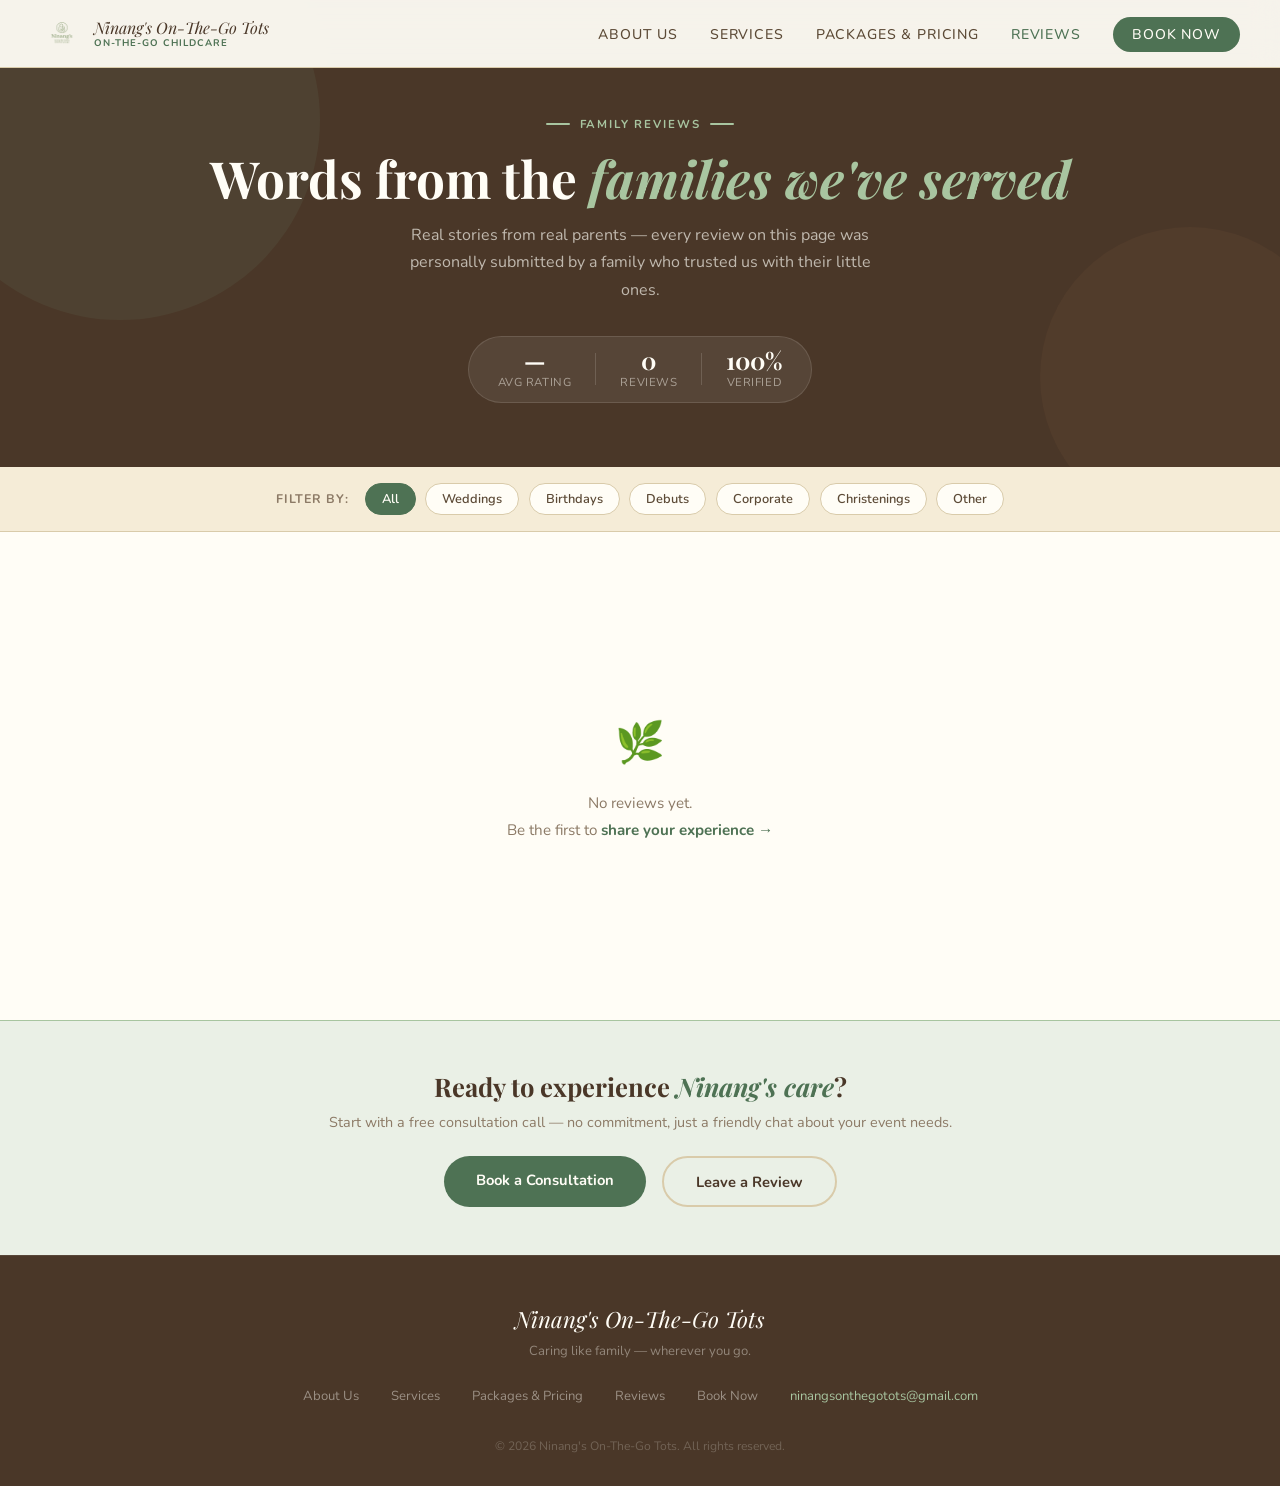
<file: reviews.html>
<!DOCTYPE html>
<html lang="en">
<head>
  <meta charset="UTF-8" />
  <meta name="viewport" content="width=device-width, initial-scale=1.0" />
  <title>Reviews — Ninang's On-The-Go Tots</title>
   <link rel="icon" sizes="32x32" href="logo.png">
  <link
    href="https://fonts.googleapis.com/css2?family=Playfair+Display:ital,wght@0,400;0,600;1,400&family=Nunito:wght@300;400;500;600;700&display=swap"
    rel="stylesheet"
  />
  <style>
    *, *::before, *::after { box-sizing: border-box; margin: 0; padding: 0; }

    :root {
      --sage:        #7A9E7E;
      --sage-light:  #A8C5A0;
      --sage-dark:   #4E7254;
      --sage-pale:   #EAF0E6;
      --beige:       #D9CBAA;
      --beige-light: #F0E8D5;
      --beige-pale:  #FAF5EC;
      --ivory:       #FFFDF6;
      --brown:       #7C5C3E;
      --brown-light: #A07850;
      --brown-dark:  #4A3728;
      --cream:       #F5ECD7;
      --text-dark:   #2E2419;
      --text-mid:    #5C4A36;
      --text-muted:  #8C7A66;
      --radius-sm:   8px;
      --radius-md:   14px;
      --radius-lg:   20px;
      --radius-pill: 50px;
    }

    html { scroll-behavior: smooth; }

    body {
      font-family: 'Nunito', sans-serif;
      background: var(--ivory);
      color: var(--text-dark);
      overflow-x: hidden;
    }

    /* ---- NAV ---- */
    nav {
      position: fixed;
      top: 0; left: 0; right: 0;
      z-index: 100;
      height: 68px;
      background: rgba(255, 253, 246, 0.95);
      backdrop-filter: blur(14px);
      border-bottom: 1px solid var(--beige);
      display: flex;
      align-items: center;
      justify-content: space-between;
      padding: 0 2.5rem;
      transition: box-shadow 0.3s;
    }

    nav.scrolled { box-shadow: 0 4px 24px rgba(74,55,40,0.08); }

    /* ---- Logo wrap ---- */
    .nav-logo-wrap {
      display: flex;
      align-items: center;
      gap: 0.6rem;
      text-decoration: none;
    }

    .nav-logo-img {
      height: 44px;
      width: 44px;
      border-radius: 0;
      object-fit: contain;
      border: none;
      background: transparent;
      display: block;
      flex-shrink: 0;
    }

    .nav-logo-text {
      font-family: 'Playfair Display', serif;
      font-size: 1rem;
      color: var(--brown-dark);
      font-style: italic;
      line-height: 1.2;
    }

    .nav-logo-text span {
      display: block;
      font-size: 0.6rem;
      font-style: normal;
      font-family: 'Nunito', sans-serif;
      font-weight: 700;
      letter-spacing: 0.1em;
      text-transform: uppercase;
      color: var(--sage-dark);
    }

    .nav-logo {
      font-family: 'Playfair Display', serif;
      font-size: 1.35rem;
      color: var(--brown-dark);
      font-style: italic;
      text-decoration: none;
    }

    .nav-logo span { color: var(--sage-dark); font-style: normal; }

    .nav-links {
      display: flex;
      gap: 2rem;
      list-style: none;
      align-items: center;
    }

    .nav-links a {
      font-size: 0.88rem;
      font-weight: 500;
      color: var(--text-mid);
      text-decoration: none;
      letter-spacing: 0.06em;
      text-transform: uppercase;
      transition: color 0.2s;
    }

    .nav-links a:hover,
    .nav-links a.active { color: var(--sage-dark); }

    .nav-cta {
      background: var(--sage-dark);
      color: var(--ivory) !important;
      padding: 0.5rem 1.2rem;
      border-radius: var(--radius-pill);
      transition: background 0.2s !important;
    }

    .nav-cta:hover { background: var(--brown) !important; }

    /* ---- HERO BANNER ---- */
    .reviews-hero {
      padding-top: 68px;
      background: var(--brown-dark);
      position: relative;
      overflow: hidden;
      text-align: center;
      padding-bottom: 4rem;
      padding-left: 2rem;
      padding-right: 2rem;
    }

    .reviews-hero::before {
      content: '';
      position: absolute;
      top: -80px; left: -80px;
      width: 400px; height: 400px;
      border-radius: 50%;
      background: rgba(122, 158, 126, 0.1);
    }

    .reviews-hero::after {
      content: '';
      position: absolute;
      bottom: -60px; right: -60px;
      width: 300px; height: 300px;
      border-radius: 50%;
      background: rgba(160, 120, 80, 0.08);
    }

    .reviews-hero > * { position: relative; z-index: 2; }

    .reviews-hero-eyebrow {
      font-size: 0.72rem;
      font-weight: 700;
      letter-spacing: 0.16em;
      text-transform: uppercase;
      color: var(--sage-light);
      display: inline-flex;
      align-items: center;
      gap: 0.6rem;
      margin-bottom: 1rem;
      margin-top: 3rem;
    }

    .reviews-hero-eyebrow::before,
    .reviews-hero-eyebrow::after {
      content: '';
      display: block;
      width: 24px; height: 2px;
      background: var(--sage-light);
      border-radius: 2px;
    }

    .reviews-hero h1 {
      font-family: 'Playfair Display', serif;
      font-size: clamp(2.2rem, 4vw, 3.2rem);
      color: var(--ivory);
      line-height: 1.2;
      margin-bottom: 0.8rem;
    }

    .reviews-hero h1 em {
      color: var(--sage-light);
      font-style: italic;
    }

    .reviews-hero p {
      font-size: 1rem;
      color: rgba(255, 253, 246, 0.65);
      max-width: 480px;
      margin: 0 auto 2rem;
      line-height: 1.7;
    }

    /* Summary bar */
    .reviews-summary {
      display: inline-flex;
      align-items: center;
      gap: 1.5rem;
      background: rgba(255, 253, 246, 0.07);
      border: 1px solid rgba(255, 253, 246, 0.12);
      border-radius: var(--radius-pill);
      padding: 0.7rem 1.8rem;
      flex-wrap: wrap;
      justify-content: center;
    }

    .summary-stat {
      display: flex;
      flex-direction: column;
      align-items: center;
    }

    .summary-stat strong {
      font-family: 'Playfair Display', serif;
      font-size: 1.5rem;
      color: var(--ivory);
      line-height: 1;
    }

    .summary-stat span {
      font-size: 0.72rem;
      color: rgba(255, 253, 246, 0.5);
      letter-spacing: 0.05em;
      text-transform: uppercase;
      margin-top: 0.15rem;
    }

    .summary-divider {
      width: 1px;
      height: 32px;
      background: rgba(255, 253, 246, 0.15);
    }

    /* ---- FILTER BAR ---- */
    .filter-bar {
      background: var(--cream);
      border-bottom: 1px solid var(--beige);
      padding: 1rem 2rem;
      display: flex;
      align-items: center;
      justify-content: center;
      gap: 0.6rem;
      flex-wrap: wrap;
    }

    .filter-label {
      font-size: 0.78rem;
      font-weight: 700;
      color: var(--text-muted);
      text-transform: uppercase;
      letter-spacing: 0.08em;
      margin-right: 0.4rem;
    }

    .filter-btn {
      background: var(--ivory);
      border: 1.5px solid var(--beige);
      border-radius: var(--radius-pill);
      padding: 0.4rem 1rem;
      font-family: 'Nunito', sans-serif;
      font-size: 0.8rem;
      font-weight: 600;
      color: var(--text-mid);
      cursor: pointer;
      transition: all 0.2s;
    }

    .filter-btn:hover {
      border-color: var(--sage);
      color: var(--sage-dark);
    }

    .filter-btn.active {
      background: var(--sage-dark);
      border-color: var(--sage-dark);
      color: var(--ivory);
    }

    /* ---- REVIEWS GRID ---- */
    .reviews-section {
      padding: 4rem 2rem 6rem;
      max-width: 1100px;
      margin: 0 auto;
    }

    .reviews-grid {
      display: grid;
      grid-template-columns: repeat(3, 1fr);
      gap: 1.5rem;
      margin-top: 2rem;
    }

    .review-card {
      background: var(--ivory);
      border: 1px solid var(--beige);
      border-radius: var(--radius-lg);
      padding: 1.8rem;
      display: flex;
      flex-direction: column;
      transition: transform 0.25s, box-shadow 0.25s;
      animation: cardIn 0.4s ease both;
    }

    @keyframes cardIn {
      from { opacity: 0; transform: translateY(16px); }
      to   { opacity: 1; transform: translateY(0); }
    }

    .review-card:hover {
      transform: translateY(-5px);
      box-shadow: 0 14px 40px rgba(124, 92, 62, 0.1);
    }

    .review-card-top {
      display: flex;
      align-items: flex-start;
      justify-content: space-between;
      margin-bottom: 1rem;
    }

    .review-stars {
      color: var(--brown-light);
      font-size: 1rem;
      letter-spacing: 2px;
    }

    .review-event-tag {
      font-size: 0.7rem;
      font-weight: 700;
      letter-spacing: 0.08em;
      text-transform: uppercase;
      background: var(--sage-pale);
      color: var(--sage-dark);
      border: 1px solid var(--sage-light);
      padding: 0.25rem 0.65rem;
      border-radius: var(--radius-pill);
      white-space: nowrap;
    }

    .review-quote {
      font-family: 'Playfair Display', serif;
      font-size: 2.2rem;
      color: var(--sage-light);
      line-height: 0.8;
      margin-bottom: 0.6rem;
    }

    .review-text {
      font-size: 0.9rem;
      color: var(--text-mid);
      line-height: 1.75;
      font-style: italic;
      flex: 1;
      margin-bottom: 1.2rem;
    }

    .review-author {
      display: flex;
      align-items: center;
      gap: 0.8rem;
      border-top: 1px solid var(--beige);
      padding-top: 1rem;
    }

    .review-avatar {
      width: 38px; height: 38px;
      border-radius: 50%;
      background: var(--sage-pale);
      border: 2px solid var(--sage-light);
      display: flex;
      align-items: center;
      justify-content: center;
      font-size: 0.82rem;
      font-weight: 700;
      color: var(--sage-dark);
      flex-shrink: 0;
    }

    .review-author-name {
      font-weight: 700;
      font-size: 0.85rem;
      color: var(--brown-dark);
    }

    .review-author-date {
      font-size: 0.74rem;
      color: var(--text-muted);
      margin-top: 0.1rem;
    }

    /* No results */
    .no-reviews {
      grid-column: 1 / -1;
      text-align: center;
      padding: 4rem 2rem;
      color: var(--text-muted);
    }

    .no-reviews p { font-size: 0.95rem; margin-top: 0.5rem; }

    /* ---- CTA STRIP ---- */
    .reviews-cta-strip {
      background: var(--sage-pale);
      border-top: 1px solid var(--sage-light);
      padding: 3rem 2rem;
      text-align: center;
    }

    .reviews-cta-strip h2 {
      font-family: 'Playfair Display', serif;
      font-size: 1.6rem;
      color: var(--brown-dark);
      margin-bottom: 0.6rem;
    }

    .reviews-cta-strip h2 em { color: var(--sage-dark); font-style: italic; }

    .reviews-cta-strip p {
      font-size: 0.9rem;
      color: var(--text-muted);
      margin-bottom: 1.5rem;
    }

    .strip-buttons {
      display: flex;
      gap: 1rem;
      justify-content: center;
      flex-wrap: wrap;
    }

    .btn-primary {
      background: var(--sage-dark);
      color: var(--ivory);
      padding: 0.85rem 2rem;
      border-radius: var(--radius-pill);
      font-family: 'Nunito', sans-serif;
      font-size: 0.92rem;
      font-weight: 700;
      border: none;
      cursor: pointer;
      text-decoration: none;
      display: inline-block;
      transition: background 0.2s, transform 0.15s;
    }

    .btn-primary:hover { background: var(--brown); transform: translateY(-2px); }

    .btn-outline {
      background: transparent;
      color: var(--brown-dark);
      padding: 0.85rem 2rem;
      border-radius: var(--radius-pill);
      font-family: 'Nunito', sans-serif;
      font-size: 0.92rem;
      font-weight: 700;
      border: 2px solid var(--beige);
      cursor: pointer;
      text-decoration: none;
      display: inline-block;
      transition: border-color 0.2s, background 0.2s, transform 0.15s;
    }

    .btn-outline:hover {
      border-color: var(--sage);
      background: var(--sage-pale);
      transform: translateY(-2px);
    }

    /* ---- FOOTER ---- */
    footer {
      background: var(--brown-dark);
      border-top: 1px solid rgba(255,253,246,0.08);
      padding: 3rem 2rem 2rem;
      text-align: center;
    }

    .footer-logo {
      font-family: 'Playfair Display', serif;
      font-size: 1.4rem;
      color: var(--ivory);
      font-style: italic;
      margin-bottom: 0.5rem;
    }

    .footer-tagline {
      font-size: 0.82rem;
      color: rgba(255,253,246,0.4);
      margin-bottom: 1.5rem;
    }

    .footer-links {
      display: flex;
      gap: 2rem;
      justify-content: center;
      list-style: none;
      margin-bottom: 2rem;
      flex-wrap: wrap;
    }

    .footer-links a {
      font-size: 0.82rem;
      color: rgba(255,253,246,0.45);
      text-decoration: none;
      transition: color 0.2s;
    }

    .footer-links a:hover { color: var(--sage-light); }

    .footer-copy {
      font-size: 0.76rem;
      color: rgba(255,253,246,0.22);
    }

    /* ---- RESPONSIVE ---- */
    @media (max-width: 900px) {
      .reviews-grid { grid-template-columns: repeat(2, 1fr); }
      .nav-links { display: none; }
    }

    @media (max-width: 580px) {
      .reviews-grid { grid-template-columns: 1fr; }
      nav { padding: 0 1.25rem; }
    }
  </style>
  <!-- Favicons -->
  <link rel="icon" type="image/x-icon"         href="favicon.ico" />
  <link rel="icon" type="image/png" sizes="32x32" href="favicon-32x32.png" />
  <link rel="icon" type="image/png" sizes="16x16" href="favicon-16x16.png" />
  <link rel="apple-touch-icon" sizes="180x180"  href="apple-touch-icon.png" />
  <meta name="theme-color" content="#EAF0E6" />
</head>
<body>

  <!-- ========== NAV ========== -->
  <nav id="navbar">
    <a href="index.html" class="nav-logo-wrap">
      <img
        src="logo.png"
        alt="Ninang's On-The-Go Tots logo"
        class="nav-logo-img"
      />
      <div class="nav-logo-text">
        Ninang's On-The-Go Tots
        <span>On-The-Go Childcare</span>
      </div>
    </a>
    <ul class="nav-links">
      <li><a href="about.html">About Us</a></li>
      <li><a href="index.html#offer">Services</a></li>
      <li><a href="pricing.html">Packages &amp; Pricing</a></li>
      <li><a href="reviews.html" class="active">Reviews</a></li>
      <li><a href="booking.html" class="nav-cta">Book Now</a></li>
    </ul>
  </nav>


  <!-- ========== HERO BANNER ========== -->
  <div class="reviews-hero">
    <div class="reviews-hero-eyebrow">Family Reviews</div>
    <h1>Words from the <em>families we've served</em></h1>
    <p>Real stories from real parents — every review on this page was personally submitted by a family who trusted us with their little ones.</p>
    <div class="reviews-summary">
      <div class="summary-stat">
        <strong id="avgRating">5.0</strong>
        <span>Avg Rating</span>
      </div>
      <div class="summary-divider"></div>
      <div class="summary-stat">
        <strong id="totalReviews">0</strong>
        <span>Reviews</span>
      </div>
      <div class="summary-divider"></div>
      <div class="summary-stat">
        <strong>100%</strong>
        <span>Verified</span>
      </div>
    </div>
  </div>


  <!-- ========== FILTER BAR ========== -->
  <div class="filter-bar">
    <span class="filter-label">Filter by:</span>
    <button class="filter-btn active" data-filter="All">All</button>
    <button class="filter-btn" data-filter="Wedding / Reception">Weddings</button>
    <button class="filter-btn" data-filter="Birthday Party">Birthdays</button>
    <button class="filter-btn" data-filter="Debut / Milestone Party">Debuts</button>
    <button class="filter-btn" data-filter="Corporate / Work Event">Corporate</button>
    <button class="filter-btn" data-filter="Christening / Baptism">Christenings</button>
    <button class="filter-btn" data-filter="Other">Other</button>
  </div>


  <!-- ========== REVIEWS GRID ========== -->
  <div class="reviews-section">
    <div class="reviews-grid" id="reviewsGrid">
      <!-- Cards injected by JS from the APPROVED_REVIEWS array below -->
    </div>
  </div>


  <!-- ========== CTA STRIP ========== -->
  <div class="reviews-cta-strip">
    <h2>Ready to experience <em>Ninang's care</em>?</h2>
    <p>Start with a free consultation call — no commitment, just a friendly chat about your event needs.</p>
    <div class="strip-buttons">
      <a href="booking.html" class="btn-primary">Book a Consultation</a>
      <a href="index.html#leave-review" class="btn-outline">Leave a Review</a>
    </div>
  </div>


  <!-- ========== FOOTER ========== -->
  <footer>
    <div class="footer-logo">Ninang's On-The-Go Tots</div>
    <p class="footer-tagline">Caring like family — wherever you go.</p>
    <ul class="footer-links">
      <li><a href="about.html">About Us</a></li>
      <li><a href="index.html#offer">Services</a></li>
      <li><a href="pricing.html">Packages &amp; Pricing</a></li>
      <li><a href="reviews.html">Reviews</a></li>
      <li><a href="booking.html">Book Now</a></li>
      <li><a href="mailto:ninangsonthegotots@gmail.com" style="color:var(--sage-light);">ninangsonthegotots@gmail.com</a></li>
    </ul>
    <p class="footer-copy">© 2026 Ninang's On-The-Go Tots. All rights reserved.</p>
  </footer>

  <script>
    /* ================================================================
       NINANG'S ON-THE-GO TOTS — reviews.html
       Powered by Supabase (free cloud database)
       Reviews submitted anywhere → stored in cloud → visible to ALL
       visitors instantly, on any device, worldwide.
    ================================================================

    ⚙️  SETUP — replace these two values after creating your Supabase
        project (full instructions at the bottom of this file):        */

    const SUPABASE_URL    = 'https://zfkwtrsyddxgzrjmvlul.supabase.co/rest/v1/';
    const SUPABASE_ANON_KEY = 'eyJhbGciOiJIUzI1NiIsInR5cCI6IkpXVCJ9.eyJpc3MiOiJzdXBhYmFzZSIsInJlZiI6Inpma3d0cnN5ZGR4Z3pyam12bHVsIiwicm9sZSI6ImFub24iLCJpYXQiOjE3NzcyNzU1MDMsImV4cCI6MjA5Mjg1MTUwM30.U3SKZnpevil7y78_FkwGb4uKM5b3m9Gol5NlvAC1c-4';

    /* ================================================================ */

    const isConfigured = !SUPABASE_URL.includes('YOUR_SUPABASE');
    const API          = `${SUPABASE_URL}/rest/v1/reviews`;
    const HEADERS      = {
      'apikey'        : SUPABASE_ANON_KEY,
      'Authorization' : `Bearer ${SUPABASE_ANON_KEY}`,
      'Content-Type'  : 'application/json',
      'Prefer'        : 'return=representation'
    };

    let ALL_REVIEWS   = [];
    let currentFilter = 'All';

    /* ── Stars ── */
    const starsHTML = r => '★'.repeat(r) + '☆'.repeat(5 - r);

    function getInitials(name) {
      const p = name.trim().split(/\s+/);
      return p.length === 1 ? p[0].slice(0,2).toUpperCase() : (p[0][0]+p[p.length-1][0]).toUpperCase();
    }

    /* ── Fetch all reviews from Supabase, newest first ── */
    async function fetchReviews() {
      showLoading(true);
      try {
        const res  = await fetch(`${API}?order=submitted_at.desc`, { headers: HEADERS });
        const data = await res.json();
        ALL_REVIEWS = Array.isArray(data) ? data : [];
      } catch (err) {
        console.error('Fetch error:', err);
        ALL_REVIEWS = [];
      }
      showLoading(false);
      renderReviews(currentFilter);
      updateStats();
    }

    /* ── Render grid ── */
    function renderReviews(filter) {
      const grid = document.getElementById('reviewsGrid');
      grid.innerHTML = '';

      const list = filter === 'All'
        ? ALL_REVIEWS
        : ALL_REVIEWS.filter(r => r.event_type === filter);

      if (!list.length) {
        grid.innerHTML = `
          <div class="no-reviews">
            <div style="font-size:2.5rem;margin-bottom:.75rem;">🌿</div>
            <p>No reviews yet${filter !== 'All' ? ' for this event type' : ''}.<br>
               Be the first to
               <a href="index.html#leave-review"
                  style="color:var(--sage-dark);font-weight:700;text-decoration:none;">
                 share your experience →
               </a>
            </p>
          </div>`;
        return;
      }

      list.forEach((r, i) => grid.appendChild(buildCard(r, i)));
    }

    /* ── Build one card ── */
    function buildCard(r, i) {
      const card         = document.createElement('div');
      card.className     = 'review-card';
      card.dataset.event = r.event_type;
      card.style.animationDelay = (i * 55) + 'ms';

      const initials  = r.initials || getInitials(r.name);
      const dateLabel = r.date_label || new Date(r.submitted_at).toLocaleDateString('en-CA', { month:'long', year:'numeric' });

      card.innerHTML = `
        <div class="review-card-top">
          <div class="review-stars">${starsHTML(r.rating)}</div>
          <div class="review-event-tag">${r.event_type}</div>
        </div>
        <div class="review-quote">"</div>
        <p class="review-text">${r.review_text}</p>
        <div class="review-author">
          <div class="review-avatar">${initials}</div>
          <div>
            <div class="review-author-name">
              ${r.name}
              <span class="verified-badge">✓ Verified</span>
            </div>
            <div class="review-author-date">${dateLabel}</div>
          </div>
        </div>`;
      return card;
    }

    /* ── Stats ── */
    function updateStats() {
      const total = ALL_REVIEWS.length;
      const avg   = total
        ? (ALL_REVIEWS.reduce((s, r) => s + Number(r.rating), 0) / total).toFixed(1)
        : '—';
      document.getElementById('totalReviews').textContent = total;
      document.getElementById('avgRating').textContent    = total ? avg + ' ★' : '—';
    }

    /* ── Loading state ── */
    function showLoading(on) {
      const grid = document.getElementById('reviewsGrid');
      if (on) {
        grid.innerHTML = `
          <div class="no-reviews">
            <div class="loading-spinner"></div>
            <p style="margin-top:1rem;">Loading reviews…</p>
          </div>`;
      }
    }

    /* ── Filter buttons ── */
    document.querySelectorAll('.filter-btn').forEach(btn => {
      btn.addEventListener('click', () => {
        document.querySelectorAll('.filter-btn').forEach(b => b.classList.remove('active'));
        btn.classList.add('active');
        currentFilter = btn.dataset.filter;
        renderReviews(currentFilter);
      });
    });

    /* ── Navbar scroll ── */
    const navbar = document.getElementById('navbar');
    window.addEventListener('scroll', () => {
      navbar.classList.toggle('scrolled', window.scrollY > 10);
    }, { passive: true });

    /* ── Mobile drawer ── */
    const hamburgerBtn = document.getElementById('hamburgerBtn');
    const navDrawer    = document.getElementById('navDrawer');
    const drawerClose  = document.getElementById('drawerClose');
    const navOverlay   = document.getElementById('navOverlay');
    if (hamburgerBtn) {
      const open  = () => { navDrawer.classList.add('open'); navOverlay.classList.add('show'); document.body.style.overflow='hidden'; };
      const close = () => { navDrawer.classList.remove('open'); navOverlay.classList.remove('show'); document.body.style.overflow=''; };
      hamburgerBtn.addEventListener('click', open);
      drawerClose.addEventListener('click', close);
      navOverlay.addEventListener('click', close);
      document.querySelectorAll('.drawer-link').forEach(l => l.addEventListener('click', close));
    }

    /* ── Boot ── */
    if (isConfigured) {
      fetchReviews();
    } else {
      /* Show setup reminder until configured */
      document.getElementById('reviewsGrid').innerHTML = `
        <div class="no-reviews">
          <div style="font-size:2rem;margin-bottom:.75rem;">⚙️</div>
          <p><strong>Supabase not connected yet.</strong><br>
             Follow the setup steps in the README to connect your database.<br>
             Once connected, all submitted reviews will appear here instantly.</p>
        </div>`;
    }

  </script>

  <style>
    .verified-badge {
      display: inline-flex; align-items: center;
      font-size: 0.65rem; font-weight: 700;
      color: var(--sage-dark); background: var(--sage-pale);
      border: 1px solid var(--sage-light); border-radius: 50px;
      padding: 0.1rem 0.5rem; margin-left: 0.45rem;
      vertical-align: middle; letter-spacing: 0.04em;
    }
    .review-card { animation: cardIn 0.38s ease both; }
    @keyframes cardIn {
      from { opacity: 0; transform: translateY(14px); }
      to   { opacity: 1; transform: translateY(0); }
    }
    .no-reviews {
      grid-column: 1 / -1; text-align: center;
      padding: 5rem 2rem; color: var(--text-muted);
      font-size: 0.95rem; line-height: 1.75;
    }
    .loading-spinner {
      width: 36px; height: 36px; margin: 0 auto;
      border: 3px solid var(--beige);
      border-top-color: var(--sage);
      border-radius: 50%;
      animation: spin 0.7s linear infinite;
    }
    @keyframes spin { to { transform: rotate(360deg); } }
  </style>

</body>
</html>
</file>
<file: style.css>
/* ===========================================
   NINANG'S CHILDCARE — style.css
   =========================================== */

/* ---------- RESET & ROOT ---------- */
*, *::before, *::after {
  box-sizing: border-box;
  margin: 0;
  padding: 0;
}

:root {
  --sage:         #7A9E7E;
  --sage-light:   #A8C5A0;
  --sage-dark:    #4E7254;
  --sage-pale:    #EAF0E6;
  --beige:        #D9CBAA;
  --beige-light:  #F0E8D5;
  --beige-pale:   #FAF5EC;
  --ivory:        #FFFDF6;
  --brown:        #7C5C3E;
  --brown-light:  #A07850;
  --brown-dark:   #4A3728;
  --cream:        #F5ECD7;
  --text-dark:    #2E2419;
  --text-mid:     #5C4A36;
  --text-muted:   #8C7A66;

  --transition-fast:   0.2s ease;
  --transition-smooth: 0.3s ease;
  --radius-sm:   8px;
  --radius-md:   14px;
  --radius-lg:   20px;
  --radius-pill: 50px;
}

html {
  scroll-behavior: smooth;
}

body {
  font-family: 'Nunito', sans-serif;
  background: var(--ivory);
  color: var(--text-dark);
  overflow-x: hidden;
  line-height: 1.6;
}


/* ---------- TYPOGRAPHY ---------- */
h1, h2, h3, h4 {
  font-family: 'Playfair Display', serif;
  line-height: 1.2;
}

em {
  font-style: italic;
  color: var(--sage-dark);
}

p {
  font-family: 'Nunito', sans-serif;
}


/* ---------- REUSABLE LAYOUT ---------- */
.container {
  max-width: 1100px;
  margin: 0 auto;
}

section {
  padding: 6rem 2rem;
}

.section-eyebrow {
  font-size: 0.75rem;
  font-weight: 700;
  letter-spacing: 0.14em;
  text-transform: uppercase;
  color: var(--sage-dark);
  margin-bottom: 0.8rem;
  display: flex;
  align-items: center;
  gap: 0.6rem;
}

.section-eyebrow::before {
  content: '';
  display: block;
  width: 28px;
  height: 2px;
  background: var(--sage);
  border-radius: 2px;
}

.section-title {
  font-size: clamp(2rem, 3.5vw, 3rem);
  color: var(--brown-dark);
  margin-bottom: 1rem;
}

.section-lead {
  font-size: 1.05rem;
  color: var(--text-muted);
  line-height: 1.75;
  max-width: 560px;
}


/* ---------- BUTTONS ---------- */
.btn-primary {
  background: var(--sage-dark);
  color: var(--ivory);
  padding: 0.85rem 2rem;
  border-radius: var(--radius-pill);
  font-family: 'Nunito', sans-serif;
  font-size: 0.92rem;
  font-weight: 600;
  border: none;
  cursor: pointer;
  text-decoration: none;
  display: inline-block;
  letter-spacing: 0.03em;
  transition: background var(--transition-fast),
              transform var(--transition-fast);
}

.btn-primary:hover {
  background: var(--brown);
  transform: translateY(-2px);
}

.btn-outline {
  background: transparent;
  color: var(--brown-dark);
  padding: 0.85rem 2rem;
  border-radius: var(--radius-pill);
  font-family: 'Nunito', sans-serif;
  font-size: 0.92rem;
  font-weight: 600;
  border: 2px solid var(--beige);
  cursor: pointer;
  text-decoration: none;
  display: inline-block;
  letter-spacing: 0.03em;
  transition: border-color var(--transition-fast),
              background   var(--transition-fast),
              transform    var(--transition-fast);
}

.btn-outline:hover {
  border-color: var(--sage);
  background: var(--sage-pale);
  transform: translateY(-2px);
}


/* ---------- SCROLL-ANIMATE UTILITY ---------- */
[data-animate] {
  opacity: 0;
  transform: translateY(24px);
  transition: opacity 0.55s ease, transform 0.55s ease;
}

[data-animate].is-visible {
  opacity: 1;
  transform: translateY(0);
}


/* ===========================================
   NAVBAR
   =========================================== */
#navbar {
  position: fixed;
  top: 0; left: 0; right: 0;
  z-index: 200;
  background: rgba(255, 253, 246, 0.93);
  backdrop-filter: blur(14px);
  -webkit-backdrop-filter: blur(14px);
  border-bottom: 1px solid var(--beige);
  padding: 0 2rem;
  display: flex;
  align-items: center;
  justify-content: space-between;
  height: 68px;
  transition: box-shadow var(--transition-smooth);
}

#navbar.scrolled {
  box-shadow: 0 4px 24px rgba(74, 55, 40, 0.08);
}

.nav-logo {
  font-family: 'Playfair Display', serif;
  font-size: 1.4rem;
  color: var(--brown-dark);
  font-style: italic;
  letter-spacing: 0.02em;
  text-decoration: none;
}

.nav-logo span {
  color: var(--sage-dark);
  font-style: normal;
}

.nav-links {
  display: flex;
  gap: 2rem;
  list-style: none;
}

.nav-links a {
  font-size: 0.88rem;
  font-weight: 500;
  color: var(--text-mid);
  text-decoration: none;
  letter-spacing: 0.06em;
  text-transform: uppercase;
  transition: color var(--transition-fast);
}

.nav-links a:hover {
  color: var(--sage-dark);
}

.nav-cta {
  background: var(--sage-dark);
  color: var(--ivory) !important;
  padding: 0.5rem 1.2rem;
  border-radius: var(--radius-pill);
  transition: background var(--transition-fast) !important;
}

.nav-cta:hover {
  background: var(--brown) !important;
}

/* Hamburger button (mobile only) */
.nav-hamburger {
  display: none;
  flex-direction: column;
  gap: 5px;
  background: none;
  border: none;
  cursor: pointer;
  padding: 6px;
}

.nav-hamburger span {
  display: block;
  width: 24px;
  height: 2px;
  background: var(--brown-dark);
  border-radius: 2px;
  transition: transform var(--transition-fast), opacity var(--transition-fast);
}

/* Mobile nav drawer */
.nav-drawer {
  position: fixed;
  top: 0; right: 0;
  width: 280px;
  height: 100%;
  background: var(--ivory);
  z-index: 300;
  padding: 2rem 1.5rem;
  transform: translateX(100%);
  transition: transform 0.35s ease;
  box-shadow: -8px 0 40px rgba(74, 55, 40, 0.12);
}

.nav-drawer.open {
  transform: translateX(0);
}

.nav-drawer ul {
  list-style: none;
  margin-top: 3rem;
  display: flex;
  flex-direction: column;
  gap: 0.5rem;
}

.drawer-link {
  display: block;
  font-size: 1rem;
  font-weight: 600;
  color: var(--text-mid);
  text-decoration: none;
  padding: 0.75rem 1rem;
  border-radius: var(--radius-sm);
  transition: background var(--transition-fast), color var(--transition-fast);
}

.drawer-link:hover {
  background: var(--sage-pale);
  color: var(--sage-dark);
}

.drawer-cta {
  background: var(--sage-dark);
  color: var(--ivory) !important;
  text-align: center;
  margin-top: 1rem;
  border-radius: var(--radius-pill);
}

.drawer-close {
  position: absolute;
  top: 1.2rem; right: 1.2rem;
  background: none;
  border: none;
  font-size: 1.6rem;
  color: var(--text-muted);
  cursor: pointer;
  line-height: 1;
}

.nav-overlay {
  position: fixed;
  inset: 0;
  background: rgba(46, 36, 25, 0.4);
  z-index: 250;
  opacity: 0;
  pointer-events: none;
  transition: opacity 0.35s ease;
}

.nav-overlay.show {
  opacity: 1;
  pointer-events: all;
}


/* ===========================================
   HERO
   =========================================== */
.hero {
  min-height: 100vh;
  display: grid;
  grid-template-columns: 1fr 1fr;
  padding-top: 68px;
  position: relative;
  overflow: hidden;
}

/* Left column */
.hero-left {
  display: flex;
  flex-direction: column;
  justify-content: center;
  padding: 5rem 4rem 5rem 6rem;
  position: relative;
  z-index: 2;
}

.hero-badge {
  display: inline-flex;
  align-items: center;
  gap: 0.5rem;
  background: var(--sage-pale);
  border: 1px solid var(--sage-light);
  color: var(--sage-dark);
  font-size: 0.78rem;
  font-weight: 600;
  letter-spacing: 0.1em;
  text-transform: uppercase;
  padding: 0.4rem 1rem;
  border-radius: var(--radius-pill);
  margin-bottom: 1.8rem;
  width: fit-content;
}

.hero-badge::before {
  content: '';
  width: 6px;
  height: 6px;
  background: var(--sage);
  border-radius: 50%;
  animation: pulse 2s ease infinite;
}

@keyframes pulse {
  0%, 100% { opacity: 1; transform: scale(1); }
  50%       { opacity: 0.5; transform: scale(0.7); }
}

.hero h1 {
  font-size: clamp(2.6rem, 4vw, 3.8rem);
  line-height: 1.18;
  color: var(--brown-dark);
  margin-bottom: 0.4rem;
}

.hero-sub {
  font-family: 'Playfair Display', serif;
  font-size: clamp(1.1rem, 1.8vw, 1.4rem);
  color: var(--text-muted);
  font-style: italic;
  margin-bottom: 1rem;
}

.hero-tagline {
  font-size: 1rem;
  color: var(--text-mid);
  line-height: 1.7;
  margin-bottom: 2.5rem;
  max-width: 420px;
}

.hero-buttons {
  display: flex;
  gap: 1rem;
  flex-wrap: wrap;
}

.hero-trust {
  display: flex;
  align-items: center;
  gap: 1.2rem;
  margin-top: 2.5rem;
  padding-top: 2rem;
  border-top: 1px solid var(--beige);
}

.hero-trust-stars {
  color: var(--brown-light);
  font-size: 1rem;
  letter-spacing: 2px;
}

.hero-trust p {
  font-size: 0.82rem;
  color: var(--text-muted);
  line-height: 1.4;
}

.hero-trust strong {
  color: var(--text-mid);
  font-weight: 600;
}

/* Right column */
.hero-right {
  position: relative;
  background: var(--cream);
  overflow: hidden;
}

.hero-right::before {
  content: '';
  position: absolute;
  inset: 0;
  background:
    radial-gradient(ellipse at 70% 30%, rgba(122,158,126,0.18) 0%, transparent 60%),
    radial-gradient(ellipse at 20% 80%, rgba(124,92,62,0.12)  0%, transparent 50%);
}

.hero-illustration {
  position: absolute;
  inset: 0;
  display: flex;
  align-items: center;
  justify-content: center;
  padding: 3rem;
}

.hero-card-stack {
  position: relative;
  width: 340px;
  height: 420px;
}

.hero-card {
  position: absolute;
  background: var(--ivory);
  border-radius: var(--radius-lg);
  border: 1px solid var(--beige);
  padding: 1.5rem;
  box-shadow: 0 8px 40px rgba(124,92,62,0.12);
}

.hero-card-main {
  width: 300px;
  top: 50%; left: 50%;
  transform: translate(-50%, -50%);
  z-index: 3;
}

.hero-card-back1 {
  width: 260px;
  top: calc(50% - 20px);
  left: calc(50% + 20px);
  transform: translate(-50%, -50%) rotate(6deg);
  background: var(--sage-pale);
  border-color: var(--sage-light);
  z-index: 1;
}

.hero-card-back2 {
  width: 260px;
  top: calc(50% + 10px);
  left: calc(50% - 20px);
  transform: translate(-50%, -50%) rotate(-5deg);
  background: var(--beige-light);
  z-index: 2;
}

.card-icon {
  width: 52px;
  height: 52px;
  background: var(--sage-pale);
  border-radius: var(--radius-md);
  display: flex;
  align-items: center;
  justify-content: center;
  margin-bottom: 1rem;
  font-size: 1.5rem;
}

.card-label {
  font-size: 0.7rem;
  font-weight: 700;
  letter-spacing: 0.12em;
  text-transform: uppercase;
  color: var(--sage-dark);
  margin-bottom: 0.4rem;
}

.card-title {
  font-family: 'Playfair Display', serif;
  font-size: 1.15rem;
  color: var(--brown-dark);
  margin-bottom: 0.6rem;
}

.card-meta {
  font-size: 0.8rem;
  color: var(--text-muted);
  display: flex;
  align-items: center;
  gap: 0.5rem;
}

.card-dot {
  width: 5px;
  height: 5px;
  background: var(--sage);
  border-radius: 50%;
}

.floating-badge {
  position: absolute;
  color: var(--ivory);
  font-size: 0.75rem;
  font-weight: 600;
  padding: 0.5rem 0.9rem;
  border-radius: var(--radius-pill);
  z-index: 10;
  animation: floatY 3.5s ease-in-out infinite;
}

.floating-badge-1 {
  top: 12%; right: 8%;
  background: var(--sage-dark);
  animation-delay: 0s;
}

.floating-badge-2 {
  bottom: 18%; left: 4%;
  background: var(--brown);
  animation-delay: 1.5s;
}

@keyframes floatY {
  0%, 100% { transform: translateY(0); }
  50%       { transform: translateY(-8px); }
}


/* ===========================================
   WHAT WE OFFER
   =========================================== */
.offer-section {
  background: var(--ivory);
}

.offer-grid {
  display: grid;
  grid-template-columns: repeat(3, 1fr);
  gap: 1.5rem;
  margin-top: 3.5rem;
}

.offer-card {
  background: var(--beige-pale);
  border: 1px solid var(--beige);
  border-radius: var(--radius-lg);
  padding: 2rem 1.8rem;
  position: relative;
  overflow: hidden;
  transition: transform var(--transition-smooth),
              box-shadow var(--transition-smooth);
}

.offer-card::after {
  content: '';
  position: absolute;
  bottom: 0; left: 0; right: 0;
  height: 4px;
  background: var(--sage);
  transform: scaleX(0);
  transform-origin: left;
  transition: transform var(--transition-smooth);
}

.offer-card:hover {
  transform: translateY(-6px);
  box-shadow: 0 16px 48px rgba(124,92,62,0.1);
}

.offer-card:hover::after {
  transform: scaleX(1);
}

.offer-icon {
  width: 56px;
  height: 56px;
  background: var(--sage-pale);
  border-radius: var(--radius-md);
  display: flex;
  align-items: center;
  justify-content: center;
  font-size: 1.6rem;
  margin-bottom: 1.2rem;
}

.offer-card h3 {
  font-family: 'Playfair Display', serif;
  font-size: 1.15rem;
  color: var(--brown-dark);
  margin-bottom: 0.7rem;
}

.offer-card p {
  font-size: 0.9rem;
  color: var(--text-muted);
  line-height: 1.7;
}


/* ===========================================
   WHY CHOOSE US
   =========================================== */
.why-section {
  background: var(--sage-pale);
  position: relative;
  overflow: hidden;
}

.why-section::before {
  content: '';
  position: absolute;
  top: -80px; right: -80px;
  width: 400px;
  height: 400px;
  border-radius: 50%;
  background: rgba(122,158,126,0.15);
  pointer-events: none;
}

.why-inner {
  display: grid;
  grid-template-columns: 1fr 1fr;
  gap: 5rem;
  align-items: center;
}

.why-list {
  display: flex;
  flex-direction: column;
  gap: 1.4rem;
  margin-top: 2.5rem;
}

.why-item {
  display: flex;
  align-items: flex-start;
  gap: 1rem;
}

.why-num {
  flex-shrink: 0;
  width: 36px;
  height: 36px;
  background: var(--sage-dark);
  color: var(--ivory);
  border-radius: 50%;
  display: flex;
  align-items: center;
  justify-content: center;
  font-size: 0.82rem;
  font-weight: 700;
}

.why-item h4 {
  font-family: 'Nunito', sans-serif;
  font-weight: 700;
  color: var(--brown-dark);
  font-size: 0.95rem;
  margin-bottom: 0.25rem;
}

.why-item p {
  font-size: 0.86rem;
  color: var(--text-muted);
  line-height: 1.65;
}

/* Stats */
.why-stat-card {
  background: var(--ivory);
  border-radius: var(--radius-lg);
  border: 1px solid var(--beige);
  padding: 1.8rem;
  text-align: center;
  margin-bottom: 1.2rem;
  box-shadow: 0 4px 24px rgba(124,92,62,0.08);
}

.why-stat-card .stat-num {
  font-family: 'Playfair Display', serif;
  font-size: 2.8rem;
  color: var(--sage-dark);
  line-height: 1;
  margin-bottom: 0.3rem;
}

.why-stat-card .stat-label {
  font-size: 0.82rem;
  color: var(--text-muted);
  font-weight: 500;
}

.why-stat-row {
  display: grid;
  grid-template-columns: 1fr 1fr;
  gap: 1rem;
}

.why-stat-small {
  background: var(--ivory);
  border-radius: var(--radius-md);
  border: 1px solid var(--beige);
  padding: 1.2rem;
  text-align: center;
}

.why-stat-small .stat-num {
  font-family: 'Playfair Display', serif;
  font-size: 1.8rem;
  color: var(--brown);
  line-height: 1;
}

.why-stat-small .stat-label {
  font-size: 0.76rem;
  color: var(--text-muted);
  margin-top: 0.3rem;
}


/* ===========================================
   TESTIMONIALS
   =========================================== */
.testimonials-section {
  background: var(--cream);
}

.testimonials-grid {
  display: grid;
  grid-template-columns: repeat(3, 1fr);
  gap: 1.5rem;
  margin-top: 3rem;
}

.testimonial-card {
  background: var(--ivory);
  border: 1px solid var(--beige);
  border-radius: var(--radius-lg);
  padding: 1.8rem;
  transition: transform var(--transition-smooth),
              box-shadow var(--transition-smooth);
}

.testimonial-card:hover {
  transform: translateY(-4px);
  box-shadow: 0 12px 36px rgba(124,92,62,0.09);
}

.quote-mark {
  font-family: 'Playfair Display', serif;
  font-size: 3rem;
  color: var(--sage-light);
  line-height: 0.8;
  margin-bottom: 1rem;
}

.stars {
  color: var(--brown-light);
  font-size: 0.85rem;
  margin-bottom: 0.8rem;
  letter-spacing: 2px;
}

.testimonial-card > p {
  font-size: 0.9rem;
  color: var(--text-mid);
  line-height: 1.7;
  margin-bottom: 1.2rem;
  font-style: italic;
}

.testimonial-author {
  display: flex;
  align-items: center;
  gap: 0.8rem;
  border-top: 1px solid var(--beige);
  padding-top: 1rem;
}

.author-avatar {
  width: 38px;
  height: 38px;
  border-radius: 50%;
  background: var(--sage-pale);
  border: 2px solid var(--sage-light);
  display: flex;
  align-items: center;
  justify-content: center;
  font-size: 0.85rem;
  font-weight: 700;
  color: var(--sage-dark);
  flex-shrink: 0;
}

.author-name {
  font-weight: 700;
  font-size: 0.85rem;
  color: var(--brown-dark);
}

.author-role {
  font-size: 0.76rem;
  color: var(--text-muted);
}


/* ===========================================
   CTA SECTION
   =========================================== */
.cta-section {
  background: var(--brown-dark);
  position: relative;
  overflow: hidden;
  text-align: center;
}

.cta-section::before {
  content: '';
  position: absolute;
  top: -100px; left: -100px;
  width: 500px; height: 500px;
  border-radius: 50%;
  background: rgba(122,158,126,0.1);
  pointer-events: none;
}

.cta-section::after {
  content: '';
  position: absolute;
  bottom: -80px; right: -60px;
  width: 350px; height: 350px;
  border-radius: 50%;
  background: rgba(160,120,80,0.1);
  pointer-events: none;
}

.cta-section .container {
  position: relative;
  z-index: 2;
}

.cta-section .section-eyebrow {
  color: var(--sage-light);
  justify-content: center;
}

.cta-section .section-eyebrow::before {
  background: var(--sage-light);
}

.cta-section .section-title {
  color: var(--ivory);
  margin-bottom: 1.2rem;
}

.cta-section em {
  color: var(--sage-light);
}

.cta-section .section-lead {
  color: rgba(255,253,246,0.7);
  margin: 0 auto 2.5rem;
  max-width: 520px;
}

.cta-section .btn-primary {
  background: var(--sage);
  color: var(--ivory);
  font-size: 1rem;
  padding: 1rem 2.4rem;
}

.cta-section .btn-primary:hover {
  background: var(--sage-dark);
}

.cta-section .btn-outline {
  border-color: rgba(255,253,246,0.3);
  color: var(--ivory);
  font-size: 1rem;
  padding: 1rem 2.4rem;
}

.cta-section .btn-outline:hover {
  background: rgba(255,253,246,0.1);
  border-color: rgba(255,253,246,0.5);
}

.cta-buttons {
  display: flex;
  gap: 1rem;
  justify-content: center;
  flex-wrap: wrap;
}

.cta-assurance {
  margin-top: 1.8rem;
  display: flex;
  align-items: center;
  justify-content: center;
  gap: 1.5rem;
  flex-wrap: wrap;
}

.cta-assurance span {
  font-size: 0.8rem;
  color: rgba(255,253,246,0.55);
  display: flex;
  align-items: center;
  gap: 0.4rem;
}

.cta-assurance span::before {
  content: '✓';
  color: var(--sage-light);
  font-weight: 700;
}


/* ===========================================
   FOOTER
   =========================================== */
footer {
  background: var(--brown-dark);
  border-top: 1px solid rgba(255,253,246,0.08);
  padding: 3rem 2rem 2rem;
  text-align: center;
}

.footer-logo {
  font-family: 'Playfair Display', serif;
  font-size: 1.5rem;
  color: var(--ivory);
  font-style: italic;
  margin-bottom: 0.5rem;
}

.footer-tagline {
  font-size: 0.82rem;
  color: rgba(255,253,246,0.45);
  margin-bottom: 1.5rem;
}

.footer-links {
  display: flex;
  gap: 2rem;
  justify-content: center;
  list-style: none;
  margin-bottom: 2rem;
  flex-wrap: wrap;
}

.footer-links a {
  font-size: 0.82rem;
  color: rgba(255,253,246,0.5);
  text-decoration: none;
  letter-spacing: 0.05em;
  transition: color var(--transition-fast);
}

.footer-links a:hover {
  color: var(--sage-light);
}

.footer-copy {
  font-size: 0.76rem;
  color: rgba(255,253,246,0.25);
}


/* ===========================================
   RESPONSIVE
   =========================================== */
@media (max-width: 1024px) {
  .hero-left { padding: 5rem 3rem 5rem 4rem; }
  .offer-grid { grid-template-columns: repeat(2, 1fr); }
}

@media (max-width: 900px) {
  .hero {
    grid-template-columns: 1fr;
    min-height: auto;
  }

  .hero-left {
    padding: 4rem 2rem 3rem;
  }

  .hero-right {
    min-height: 360px;
  }

  .why-inner {
    grid-template-columns: 1fr;
    gap: 3rem;
  }

  .testimonials-grid {
    grid-template-columns: 1fr;
  }

  .nav-links {
    display: none;
  }

  .nav-hamburger {
    display: flex;
  }
}

@media (max-width: 600px) {
  section { padding: 4rem 1.25rem; }

  .offer-grid {
    grid-template-columns: 1fr;
  }

  .hero-buttons {
    flex-direction: column;
  }

  .hero-buttons .btn-primary,
  .hero-buttons .btn-outline {
    text-align: center;
  }

  .cta-assurance {
    flex-direction: column;
    gap: 0.75rem;
  }

  .footer-links {
    gap: 1rem;
  }
}


/* ===========================================
   CTA PRICING NOTE (homepage)
   =========================================== */
.cta-pricing-note {
  display: flex;
  align-items: flex-start;
  gap: 1rem;
  background: rgba(255, 253, 246, 0.08);
  border: 1px solid rgba(255, 253, 246, 0.15);
  border-radius: var(--radius-lg);
  padding: 1.2rem 1.5rem;
  margin: 0 auto 2rem;
  max-width: 520px;
  text-align: left;
}

.cta-pricing-icon {
  font-size: 1.6rem;
  flex-shrink: 0;
  margin-top: 2px;
}

.cta-pricing-note strong {
  display: block;
  color: var(--ivory);
  font-size: 1rem;
  font-weight: 700;
  margin-bottom: 0.25rem;
}

.cta-pricing-note p {
  font-size: 0.84rem;
  color: rgba(255, 253, 246, 0.6);
  line-height: 1.55;
}


/* ===========================================
   LEAVE A REVIEW SECTION (homepage)
   =========================================== */
.review-form-section {
  background: var(--beige-pale);
  border-top: 1px solid var(--beige);
  border-bottom: 1px solid var(--beige);
}

.review-form-inner {
  display: grid;
  grid-template-columns: 1fr 1.4fr;
  gap: 5rem;
  align-items: start;
}

.review-form-left {
  position: sticky;
  top: 90px;
}

.review-see-all {
  display: inline-flex;
  align-items: center;
  gap: 0.4rem;
  font-size: 0.88rem;
  font-weight: 700;
  color: var(--sage-dark);
  text-decoration: none;
  margin-top: 1.5rem;
  letter-spacing: 0.03em;
  transition: gap 0.2s;
}

.review-see-all:hover { gap: 0.7rem; }

/* Form card */
.review-form-right {
  background: var(--ivory);
  border: 1px solid var(--beige);
  border-radius: var(--radius-lg);
  padding: 2rem;
}

/* Select field */
#rEvent {
  width: 100%;
  background: var(--beige-pale);
  border: 1.5px solid var(--beige);
  border-radius: var(--radius-md);
  padding: 0.85rem 1rem;
  font-family: 'Nunito', sans-serif;
  font-size: 0.92rem;
  color: var(--text-dark);
  transition: border-color 0.2s, box-shadow 0.2s;
  outline: none;
  appearance: none;
  -webkit-appearance: none;
  background-image: url("data:image/svg+xml,%3Csvg xmlns='http://www.w3.org/2000/svg' width='12' height='8' viewBox='0 0 12 8'%3E%3Cpath d='M1 1l5 5 5-5' stroke='%238C7A66' stroke-width='1.5' stroke-linecap='round' stroke-linejoin='round' fill='none'/%3E%3C/svg%3E");
  background-repeat: no-repeat;
  background-position: right 1rem center;
  cursor: pointer;
}

#rEvent:focus {
  border-color: var(--sage);
  box-shadow: 0 0 0 3px rgba(122, 158, 126, 0.15);
  background-color: var(--ivory);
}

#rEvent.error { border-color: #c0392b; }

/* Star picker */
.star-picker {
  display: flex;
  gap: 0.3rem;
  margin-top: 0.2rem;
}

.star-btn {
  background: none;
  border: none;
  font-size: 2rem;
  color: var(--beige);
  cursor: pointer;
  padding: 0 0.1rem;
  line-height: 1;
  transition: color 0.15s, transform 0.1s;
}

.star-btn:hover,
.star-btn.hovered,
.star-btn.selected {
  color: var(--brown-light);
}

.star-btn:active { transform: scale(0.9); }

/* Review submit button — full width */
.review-submit-btn {
  width: 100%;
  display: flex;
  align-items: center;
  justify-content: center;
  gap: 0.5rem;
  margin-top: 0.5rem;
}

/* Thank you state */
.review-thankyou {
  text-align: center;
  padding: 2rem 1rem;
  animation: fadeInUp 0.45s ease both;
}

.review-ty-icon {
  font-size: 2.5rem;
  margin-bottom: 1rem;
}

.review-thankyou h3 {
  font-family: 'Playfair Display', serif;
  font-size: 1.4rem;
  color: var(--brown-dark);
  margin-bottom: 0.6rem;
}

.review-thankyou p {
  font-size: 0.88rem;
  color: var(--text-muted);
  line-height: 1.7;
  max-width: 340px;
  margin: 0 auto;
}

@keyframes fadeInUp {
  from { opacity: 0; transform: translateY(16px); }
  to   { opacity: 1; transform: translateY(0); }
}

/* Responsive */
@media (max-width: 860px) {
  .review-form-inner {
    grid-template-columns: 1fr;
    gap: 2.5rem;
  }
  .review-form-left { position: static; }
}


/* ===========================================
   REVIEW FORM — homepage shared field styles
   =========================================== */

/* Spin animation (shared with booking form spinner) */
@keyframes spin {
  to { transform: rotate(360deg); }
}

/* Generic form-group used inside review form on homepage */
.review-form-right .form-group {
  margin-bottom: 1.1rem;
}

.review-form-right .form-group label {
  display: block;
  font-size: 0.8rem;
  font-weight: 700;
  color: var(--text-mid);
  letter-spacing: 0.05em;
  text-transform: uppercase;
  margin-bottom: 0.4rem;
}

.review-form-right .form-group input,
.review-form-right .form-group textarea,
.review-form-right .form-group select {
  width: 100%;
  background: var(--ivory);
  border: 1.5px solid var(--beige);
  border-radius: var(--radius-md);
  padding: 0.78rem 1rem;
  font-family: 'Nunito', sans-serif;
  font-size: 0.9rem;
  color: var(--text-dark);
  outline: none;
  transition: border-color 0.2s, box-shadow 0.2s;
  appearance: none;
  -webkit-appearance: none;
}

/* Dropdown arrow for select */
.review-form-right .form-group select {
  background-image: url("data:image/svg+xml,%3Csvg xmlns='http://www.w3.org/2000/svg' width='12' height='12' viewBox='0 0 24 24' fill='none' stroke='%238C7A66' stroke-width='2.5' stroke-linecap='round' stroke-linejoin='round'%3E%3Cpolyline points='6 9 12 15 18 9'/%3E%3C/svg%3E");
  background-repeat: no-repeat;
  background-position: right 1rem center;
  padding-right: 2.5rem;
  cursor: pointer;
}

.review-form-right .form-group input::placeholder,
.review-form-right .form-group textarea::placeholder {
  color: var(--text-muted);
  font-style: italic;
}

.review-form-right .form-group input:focus,
.review-form-right .form-group textarea:focus,
.review-form-right .form-group select:focus {
  border-color: var(--sage);
  box-shadow: 0 0 0 3px rgba(122, 158, 126, 0.15);
  background: var(--ivory);
}

.review-form-right .form-group input.error,
.review-form-right .form-group textarea.error,
.review-form-right .form-group select.error {
  border-color: #c0392b;
  box-shadow: 0 0 0 3px rgba(192, 57, 43, 0.1);
}

/* Hidden rating input error target */
#rRating.error + .field-error { display: block; }

/* Field error messages */
.field-error {
  font-size: 0.76rem;
  color: #c0392b;
  margin-top: 0.3rem;
  display: none;
}

.field-error.show {
  display: block;
}

/* Submit button width inside review form */
.review-submit-btn {
  width: 100%;
  justify-content: center;
  margin-top: 0.25rem;
}

/* ---- Logo wrap (all pages) ---- */
.nav-logo-wrap {
  display: flex;
  align-items: center;
  gap: 0.6rem;
  text-decoration: none;
}

.nav-logo-img {
  height: 44px;
  width: 44px;
  border-radius: 0;
  object-fit: contain;
  border: none;
  background: transparent;
  display: block;
  flex-shrink: 0;
}

.nav-logo-text {
  font-family: 'Playfair Display', serif;
  font-size: 1rem;
  color: var(--brown-dark);
  font-style: italic;
  line-height: 1.2;
}

.nav-logo-text span {
  display: block;
  font-size: 0.6rem;
  font-style: normal;
  font-family: 'Nunito', sans-serif;
  font-weight: 700;
  letter-spacing: 0.1em;
  text-transform: uppercase;
  color: var(--sage-dark);
}
</file>
